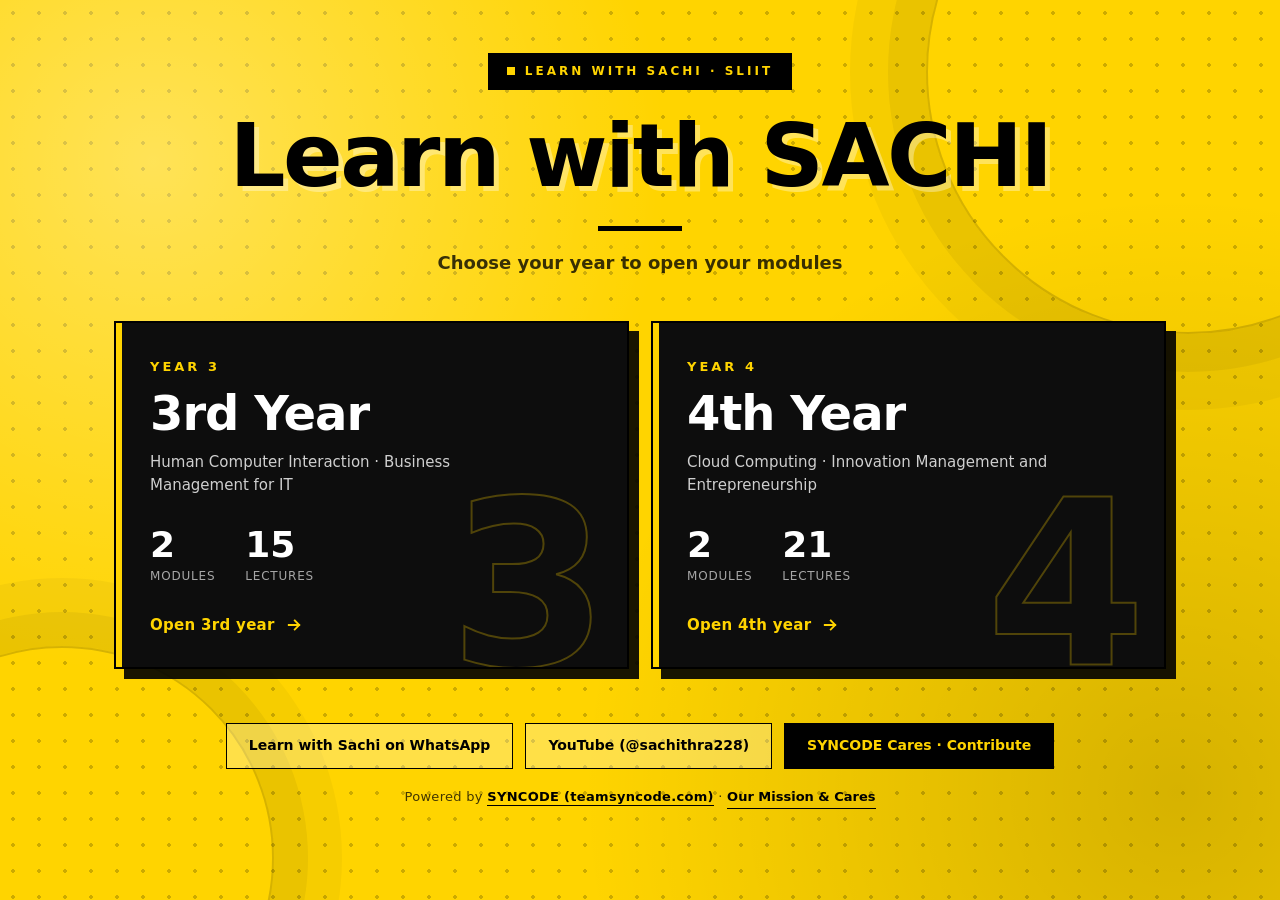
<file: index.html>
<!doctype html>
<html lang="en">
<head>
<meta charset="utf-8">
<meta name="viewport" content="width=device-width, initial-scale=1">
<title>Learn with SACHI | Exam Kuppi Portal</title>
<style>
:root{
  --bg:#000; --side:#0a0a0a; --surf:#111; --surf2:#181818; --line:#2a2a2a; --line2:#3c3c3c;
  --txt:#f4f4f4; --muted:#a6a6a6; --faint:#747474;
  --y:#ffd400; --y2:#b89600; --y3:#6f5b00; --ytext:#000;
}
*{box-sizing:border-box;margin:0;padding:0}
html{scroll-behavior:smooth}
body{font-family:"Segoe UI","Nirmala UI",system-ui,-apple-system,sans-serif;background:var(--bg);color:var(--txt);line-height:1.55;min-height:100vh;-webkit-font-smoothing:antialiased}
button{font:inherit;color:inherit;border:0;background:none;cursor:pointer}
a{color:inherit;text-decoration:none}
svg{display:block}
::selection{background:var(--y);color:#000}
.view{display:none}
.view.on{display:block;animation:fin .35s ease}
@keyframes fin{from{opacity:0;transform:translateY(12px)}to{opacity:1;transform:none}}

/* ================= landing */
.land{max-width:1100px;margin:0 auto;padding:0 24px;min-height:100vh;display:flex;flex-direction:column;justify-content:center}
.land h1{font-size:clamp(42px,7.4vw,88px);line-height:1;font-weight:800;letter-spacing:-2.5px;text-align:center}
.land h1 span{color:var(--y)}
/* year-select page: yellow patterned page; choosing a year sweeps a black wave right to left */
body.yelbody{background:var(--y)}
#v-land.yel{color:#000;
  background:
   radial-gradient(circle at 12% 18%,rgba(255,255,255,.34),transparent 38%),
   radial-gradient(circle at 92% 88%,rgba(0,0,0,.16),transparent 42%),
   radial-gradient(rgba(0,0,0,.2) 1.6px,transparent 1.7px) 0 0/26px 26px,
   var(--y)}
#v-land.yel::before,#v-land.yel::after{content:"";position:absolute;pointer-events:none;border:2px solid rgba(0,0,0,.16);border-radius:50%}
#v-land.yel::before{width:520px;height:520px;right:-170px;top:-190px;box-shadow:0 0 0 38px rgba(0,0,0,.05),0 0 0 76px rgba(0,0,0,.035)}
#v-land.yel::after{width:420px;height:420px;left:-150px;bottom:-170px;box-shadow:0 0 0 34px rgba(0,0,0,.05),0 0 0 68px rgba(0,0,0,.035)}
#v-land{position:relative;overflow:hidden}
#v-land:not(.yel){background:radial-gradient(rgba(255,212,0,.09) 1.4px,transparent 1.5px) 0 0/30px 30px,radial-gradient(circle at 50% -10%,rgba(255,212,0,.12),transparent 55%),#000}
.land{position:relative;z-index:1}
.ypill{align-self:center;display:inline-flex;align-items:center;gap:10px;margin:0 auto 22px;padding:8px 18px;font-size:12px;font-weight:800;letter-spacing:3px;text-transform:uppercase;border:1px solid var(--y);color:var(--y);background:transparent}
#v-land.yel .ypill{background:#000;color:var(--y);border-color:#000}
.ypill::before{content:"";width:8px;height:8px;background:currentColor;display:inline-block}
.ysub{text-align:center;font-size:clamp(15px,1.6vw,18px);margin:18px auto 0;max-width:520px;font-weight:600;color:var(--muted)}
#v-land.yel .ysub{color:rgba(0,0,0,.78)}
#v-land.yel .land h1{color:#000;text-shadow:5px 5px 0 rgba(255,255,255,.35)}
#v-land.yel .rule{background:#000}
#v-land.yel .mods{margin-top:44px}
/* year boxes */
#v-land.yel .mcard{min-height:300px;background:#0d0d0d;color:#f4f4f4;border:2px solid #000;box-shadow:10px 10px 0 rgba(0,0,0,.9);overflow:hidden}
#v-land.yel .mcard:hover{transform:translate(-4px,-4px);box-shadow:16px 16px 0 #000;border-color:#000;background:#151515}
#v-land.yel .mcard h2{color:#fff;font-size:clamp(34px,4vw,48px);letter-spacing:-1px}
#v-land.yel .mcard p{color:#cfcfcf}
#v-land.yel .mcard .code{color:var(--y)}
#v-land.yel .mcard .mstats b{color:#fff}
#v-land.yel .mcard .mstats span{color:#a6a6a6}
.ynum{position:absolute;right:18px;bottom:-34px;font-size:230px;line-height:1;font-weight:900;color:transparent;-webkit-text-stroke:2px rgba(255,212,0,.28);pointer-events:none;transition:.35s}
.mcard:hover .ynum{-webkit-text-stroke-color:rgba(255,212,0,.6);transform:translateY(-8px)}
#v-land.yel .lbtn{border-color:#000;color:#000;background:rgba(255,255,255,.28)}
#v-land.yel .lbtn:hover{background:#000;color:var(--y);border-color:#000;transform:translateY(-2px)}
#v-land.yel .lbtn.cares{background:#000;border-color:#000;color:var(--y)}
#v-land.yel .lbtn.cares:hover{background:#1a1a1a;color:#ffe033}
#v-land.yel .syncfoot{color:rgba(0,0,0,.75)}
#v-land.yel .syncfoot a,#v-land.yel .syncfoot button{color:#000;border-bottom-color:#000}
/* year page (black): slow, staged reveal after the wave */
#v-land:not(.yel) .ybk,#v-land:not(.yel) .ypill,#v-land:not(.yel) h1,#v-land:not(.yel) .rule{animation:revealup 1s cubic-bezier(.2,.7,.2,1) .35s backwards}
#v-land:not(.yel) h1{animation-delay:.5s}
#v-land:not(.yel) .rule{animation-delay:.65s}
#v-land:not(.yel) .mcard{animation:revealup 1.1s cubic-bezier(.2,.7,.2,1) 1s backwards}
#v-land:not(.yel) .mcard:nth-child(2){animation-delay:1.35s}
@keyframes revealup{from{opacity:0;transform:translateY(38px)}to{opacity:1;transform:none}}
/* wave: black fills the screen from the right edge to the left with a wavy leading edge */
.wave{position:fixed;inset:0;z-index:900;overflow:hidden;pointer-events:all;transition:opacity .7s ease .1s}
.wave.out{opacity:0;pointer-events:none}
.wave-in{position:absolute;left:0;top:0;height:100%;width:calc(100% + 140px);display:flex;transform:translateX(100%);animation:waverise 1.7s cubic-bezier(.77,0,.18,1) forwards}
.wave-box{width:140px;height:100%;flex:none;overflow:hidden}
.wave-svg{display:block;width:100%;height:200%;animation:waveslide 1.5s linear infinite}
.wave-svg path{fill:#000}
.wave-body{flex:1;background:#000;margin-left:-1px}
@keyframes waverise{to{transform:translateX(-140px)}}
@keyframes waveslide{to{transform:translateY(-50%)}}
@media (prefers-reduced-motion:reduce){.wave-in,.wave-svg{animation:none}}
/* year page: the two modules are two full-height halves of the screen */
#v-land:not(.yel) .land{max-width:none;width:100%;padding:0;display:block;min-height:100vh}
#v-land:not(.yel) .ypill,#v-land:not(.yel) .rule{display:none}
#v-land:not(.yel) .ybk{position:absolute;top:26px;left:clamp(20px,3vw,44px);z-index:5;margin:0}
#v-land:not(.yel) h1{position:absolute;top:18px;left:0;right:0;z-index:4;text-align:center;font-size:clamp(28px,3.2vw,42px);letter-spacing:-1px;pointer-events:none}
#v-land:not(.yel) .mods{margin:0;height:100vh;min-height:560px;gap:0;grid-template-columns:repeat(2,minmax(0,1fr))}
#v-land:not(.yel) .mcard{min-height:0;height:100%;padding:clamp(110px,16vh,150px) clamp(28px,6vw,96px) clamp(36px,7vh,70px);border:0;border-left:1px solid rgba(255,212,0,.35);background:transparent;justify-content:flex-start;transition:background .45s ease,color .45s ease}
#v-land:not(.yel) .mcard:first-child{border-left:0}
#v-land:not(.yel) .mcard::before{width:0}
#v-land:not(.yel) .mcard .code{font-size:clamp(13px,1.1vw,16px)}
#v-land:not(.yel) .mcard h2{font-size:clamp(36px,4.6vw,78px);line-height:1.04;letter-spacing:-1.5px;margin:14px 0 18px;max-width:11em}
#v-land:not(.yel) .mcard p{font-size:clamp(15px,1.25vw,19px);max-width:30em}
#v-land:not(.yel) .mcard .mstats{margin-top:auto;gap:clamp(24px,3.4vw,56px)}
#v-land:not(.yel) .mcard .mstats b{font-size:clamp(40px,4.4vw,72px)}
#v-land:not(.yel) .mcard .mopen{font-size:clamp(15px,1.3vw,19px);margin-top:clamp(22px,4vh,40px)}
#v-land:not(.yel) .mcard:hover{transform:none;background:var(--y);color:#000}
#v-land:not(.yel) .mcard:hover .code,#v-land:not(.yel) .mcard:hover .mopen,#v-land:not(.yel) .mcard:hover p,#v-land:not(.yel) .mcard:hover .mstats b,#v-land:not(.yel) .mcard:hover .mstats span{color:#000}
#v-land:not(.yel) .mcard[aria-disabled="true"]:hover{background:transparent;color:inherit}
#v-land:not(.yel) .mcard[aria-disabled="true"]:hover .code,#v-land:not(.yel) .mcard[aria-disabled="true"]:hover .mopen{color:var(--y)}
#v-land:not(.yel) .mcard[aria-disabled="true"]:hover p,#v-land:not(.yel) .mcard[aria-disabled="true"]:hover .mstats span{color:var(--muted)}
#v-land:not(.yel) .mcard[aria-disabled="true"]:hover .mstats b{color:var(--txt)}
@media(max-width:900px){
  #v-land:not(.yel) .land{padding:24px 0 0}
  #v-land:not(.yel) .ybk{position:static;margin:0 0 6px 20px}
  #v-land:not(.yel) h1{position:static;margin:6px 0 18px;pointer-events:auto}
  #v-land:not(.yel) .mods{height:auto;min-height:0;grid-template-columns:minmax(0,1fr)}
  #v-land:not(.yel) .mcard{min-height:62vh;padding:42px 24px 38px;border-left:0;border-top:1px solid rgba(255,212,0,.35)}
  #v-land:not(.yel) .mcard:first-child{border-top:0}
}
.lfoot[hidden],.syncfoot[hidden],.ysub[hidden],.ypill[hidden]{display:none!important}
.mods{grid-template-columns:repeat(2,minmax(0,1fr))}
@media(max-width:900px){.mods{grid-template-columns:minmax(0,1fr)}}
.ybk{align-self:flex-start;display:inline-flex;align-items:center;gap:8px;margin:0 0 22px;color:var(--muted);font-size:14px;font-weight:600;transition:.2s}.ybk:hover{color:var(--y)}.ybk[hidden]{display:none}
.rule{width:84px;height:5px;background:var(--y);margin:26px auto 0}
.mods{display:grid;grid-template-columns:1fr 1fr;gap:22px;margin-top:60px}
@media(max-width:760px){.mods{grid-template-columns:1fr}}
.mcard{position:relative;display:flex;flex-direction:column;padding:34px 34px 30px;background:var(--surf);border:1px solid var(--line);min-height:330px;transition:border-color .25s,transform .25s,background .25s}
.mcard::before{content:"";position:absolute;left:0;top:0;bottom:0;width:6px;background:var(--y)}
.mcard:hover{border-color:var(--y);transform:translateY(-6px);background:var(--surf2)}
.mcard .code{font-size:13px;font-weight:700;letter-spacing:3px;color:var(--y)}
.mcard h2{font-size:clamp(26px,3vw,34px);line-height:1.12;margin:10px 0 10px;font-weight:700}
.mcard p{color:var(--muted);font-size:15px;max-width:380px}
.mstats{display:flex;gap:30px;margin-top:auto;padding-top:30px}
.mstats b{display:block;font-size:36px;line-height:1;font-weight:800;color:var(--txt)}
.mstats span{font-size:12px;color:var(--muted);letter-spacing:.8px;text-transform:uppercase}
.mopen{display:inline-flex;align-items:center;gap:10px;margin-top:26px;font-weight:700;color:var(--y);font-size:15px;letter-spacing:.3px}
.mopen svg{transition:transform .25s}.mcard:hover .mopen svg{transform:translateX(7px)}
.lfoot{margin:54px 0 18px;display:flex;gap:12px;justify-content:center;flex-wrap:wrap}
.lbtn{display:inline-flex;align-items:center;justify-content:center;gap:9px;padding:11px 22px;border:1px solid var(--line2);background:transparent;font-size:14px;font-weight:600;color:var(--txt);transition:.2s}
.lbtn.cares{border-color:var(--y);background:var(--y);color:#000;font-weight:800}
.lbtn.cares:hover{background:#ffe033;border-color:#ffe033;color:#000;transform:translateY(-2px)}
.syncfoot{margin:0 0 38px;text-align:center;font-size:13px;color:var(--muted);letter-spacing:.3px}
.syncfoot a,.syncfoot button{color:var(--txt);font-weight:700;border-bottom:1px solid var(--y);padding-bottom:1px;transition:.2s}
.syncfoot a:hover,.syncfoot button:hover{color:var(--y)}
.cmod{position:fixed;inset:0;z-index:1000;background:rgba(0,0,0,.85);backdrop-filter:blur(4px);display:none;align-items:center;justify-content:center;padding:20px;overflow-y:auto}
.cmod.on{display:flex;animation:fin .22s ease}
.cbox{position:relative;width:100%;max-width:720px;background:var(--side);border:1px solid var(--line2);border-top:5px solid var(--y);padding:34px 34px 26px;margin:auto;box-shadow:0 24px 64px rgba(0,0,0,.85)}
.cclose{position:absolute;top:18px;right:18px;width:36px;height:36px;border:1px solid var(--line2);color:var(--muted);display:grid;place-items:center;transition:.18s;font-size:18px;line-height:1}
.cclose:hover{border-color:var(--y);color:var(--y)}
.cbox h2{font-size:clamp(24px,3.6vw,34px);line-height:1.12;font-weight:800;letter-spacing:-.8px;margin:6px 0 14px}
.cbox h2 span{color:var(--y)}
.cmiss{color:var(--txt);font-size:14.5px;line-height:1.6;padding:14px 18px;background:var(--surf);border:1px solid var(--line);border-left:4px solid var(--y);margin-bottom:22px}
.cmiss b{display:block;font-size:11px;font-weight:800;letter-spacing:2px;text-transform:uppercase;color:var(--y);margin-bottom:5px}
.csub{display:flex;align-items:center;justify-content:space-between;gap:10px;flex-wrap:wrap;font-size:11.5px;font-weight:800;letter-spacing:2px;text-transform:uppercase;color:var(--y);margin-bottom:12px}
.csub span{font-weight:500;letter-spacing:.3px;text-transform:none;color:var(--muted);font-size:12.5px}
.clist{display:grid;grid-template-columns:1fr;gap:10px}
.citem{display:flex;align-items:center;justify-content:space-between;gap:12px;padding:14px 15px;background:var(--surf);border:1px solid var(--line);text-align:left;transition:.2s}
.citem:hover{border-color:var(--y);background:var(--surf2);transform:translateY(-2px)}
.citem b{display:block;font-size:14px;font-weight:700;color:var(--txt);line-height:1.3}
.citem small{display:block;font-size:12px;color:var(--muted);margin-top:4px;line-height:1.35}
.citem .wa-ic{flex:none;width:32px;height:32px;background:var(--y);color:#000;display:grid;place-items:center;transition:transform .2s}
.citem:hover .wa-ic{transform:translateX(3px)}
.cfoot{margin-top:22px;padding-top:16px;border-top:1px solid var(--line);display:flex;align-items:center;justify-content:space-between;gap:12px;flex-wrap:wrap;font-size:13px;color:var(--muted)}
.cfoot a{color:var(--y);font-weight:700;display:inline-flex;align-items:center;gap:6px}
.cfoot a:hover{text-decoration:underline}
.lbtn:hover{border-color:var(--y);color:var(--y)}


.kick{display:none}
@media(max-width:700px){
  .land{padding:44px 18px 34px;justify-content:flex-start}
  .kick{display:inline-flex;align-items:center;gap:10px;font-size:12px;font-weight:700;letter-spacing:3px;text-transform:uppercase;color:var(--y);margin-bottom:18px}
  .kick::before{content:"";width:26px;height:2px;background:var(--y)}
  .land h1{text-align:left;font-size:min(13.4vw,64px);line-height:1;letter-spacing:-1.5px}
  .land h1 span{display:block}
  .rule{margin:22px 0 0;width:64px;height:5px}
  .mods{gap:16px;margin-top:32px}
  .mcard{padding:24px 20px 0;min-height:0;overflow:hidden}
  .mcard h2{font-size:26px;margin:8px 0 8px}
  .mcard p{font-size:14px}
  .mstats{display:grid;grid-template-columns:1fr 1fr 1fr;gap:0;margin:22px -20px 0;padding:0;border-top:1px solid var(--line)}
  .mstats div{padding:14px 0 13px 20px;border-right:1px solid var(--line)}
  .mstats div:last-child{border-right:0}
  .mstats b{font-size:28px}
  .mstats div:first-child b{color:var(--y)}
  .mstats span{font-size:10.5px;letter-spacing:.6px}
  .mopen{margin:0 -20px;padding:16px 20px;background:var(--y);color:#000;justify-content:space-between;font-size:15px;letter-spacing:.4px}
  .mcard:active{background:var(--surf2)}
  .mcard:hover{transform:none}
  .lfoot{flex-direction:column;gap:10px;margin:26px 0 0}
  .lbtn{width:100%;text-align:center;padding:15px 18px}
  .syncfoot{margin:14px 0 10px}
  .cbox{padding:26px 20px 22px}
  .clist{grid-template-columns:1fr}
}

/* ================= module shell */
.shell{display:grid;grid-template-columns:300px 1fr;min-height:100vh}
.side{position:sticky;top:0;height:100vh;overflow-y:auto;scrollbar-width:none;-ms-overflow-style:none;background:var(--side);border-right:1px solid var(--line);display:flex;flex-direction:column;padding:22px 18px 18px}
.side::-webkit-scrollbar{display:none;width:0;height:0}
.back{display:inline-flex;align-items:center;gap:8px;color:var(--muted);font-size:13.5px;font-weight:600;transition:.2s;align-self:flex-start}
.back:hover{color:var(--y)}
.sh{margin:22px 0 18px;padding-bottom:18px;border-bottom:1px solid var(--line)}
.sh .code{font-size:12px;font-weight:700;letter-spacing:2.6px;color:var(--y)}
.sh h2{font-size:20px;line-height:1.2;font-weight:700;margin:5px 0 12px}
.cd{display:flex;gap:8px}
.cd div{flex:1;border:1px solid var(--line);padding:8px 10px}
.cd b{display:block;font-size:20px;line-height:1.1;color:var(--y);font-weight:800}
.cd span{font-size:10.5px;letter-spacing:.8px;text-transform:uppercase;color:var(--muted)}
.ng{font-size:11px;font-weight:700;letter-spacing:2.2px;text-transform:uppercase;color:var(--faint);margin:6px 0 8px 2px}
.navlist{display:flex;flex-direction:column;gap:3px;margin-bottom:16px}
.ni{display:flex;align-items:center;gap:11px;padding:10px 12px;border-left:3px solid transparent;text-align:left;width:100%;font-size:14px;font-weight:500;color:var(--muted);transition:.18s;position:relative}
.ni:hover{background:var(--surf);color:var(--txt)}
.ni.on{background:var(--surf2);border-left-color:var(--y);color:var(--txt);font-weight:700}
.ni .no{flex:none;min-width:30px;font-size:12px;font-weight:800;letter-spacing:.4px;color:var(--y)}
.ni .nt{flex:1;min-width:0;white-space:nowrap;overflow:hidden;text-overflow:ellipsis}
.ni .cv{flex:none;font-size:11.5px;color:var(--faint)}
.ni.full .cv{color:var(--y)}
.ni .dot{flex:none;width:8px;height:8px;background:var(--y)}
.ni .dot.o{background:transparent;border:1.5px solid var(--faint)}
.sp{flex:1}
.prog{border-top:1px solid var(--line);padding-top:14px;font-size:12.5px;color:var(--muted)}
.prog .tr{height:6px;background:var(--surf2);margin-top:8px}
.prog .fl{height:100%;width:0;background:var(--y);transition:width .4s}
.prog b{color:var(--txt)}
.sfoot{display:flex;gap:8px;flex-wrap:wrap;margin-top:14px}
.sfoot a{font-size:12px;font-weight:600;color:var(--faint);border-bottom:1px solid var(--line2);padding-bottom:1px}
.sfoot a:hover{color:var(--y);border-color:var(--y)}

.main{padding:44px 54px 70px;min-width:0}
.main .inner{max-width:1240px}
.eyebrow{font-size:12.5px;font-weight:700;letter-spacing:2.6px;text-transform:uppercase;color:var(--y)}
.main h1{font-size:clamp(28px,4vw,44px);line-height:1.1;font-weight:800;letter-spacing:-1px;margin:6px 0 8px}
.lede{color:var(--muted);font-size:15px;max-width:640px}
.ysep{width:56px;height:4px;background:var(--y);margin:20px 0 26px}

/* exam map */
.bars{display:flex;flex-direction:column}
.bar{display:grid;grid-template-columns:190px 1fr 124px;gap:16px;align-items:center;padding:13px 12px;margin:0 -12px;border-bottom:1px solid var(--line);cursor:pointer;transition:background .15s}
.bar:hover{background:var(--surf)}
.bar .nm{font-size:14.5px;font-weight:600}
.bar .nm i{font-style:normal;color:var(--y);font-weight:800;margin-right:10px}
.bar .tr{height:12px;background:var(--surf2);border:1px solid var(--line)}
.bar .fl{height:100%;width:var(--w,0%);background:var(--y);animation:grow 1s cubic-bezier(.2,.8,.2,1) .15s both}
.bar.p-mid .fl{background:var(--y2)}.bar.p-low .fl{background:var(--y3)}.bar.p-skip .fl{background:#3a3a3a}
@keyframes grow{from{width:0}}
.bar .vl{text-align:right;color:var(--muted);font-size:13px;white-space:nowrap}
.legend{display:flex;gap:22px;margin-top:18px;font-size:12.5px;color:var(--muted);flex-wrap:wrap}
.legend i{display:inline-block;width:11px;height:11px;margin-right:7px;vertical-align:-1px}


/* exam map charts */
.inner.wide{max-width:none}
.kpis{display:grid;grid-template-columns:repeat(4,1fr);gap:12px;margin-bottom:20px}
.kpi{border:1px solid var(--line);background:var(--surf);padding:18px 18px 16px;border-top:3px solid var(--y)}
.kpi b{display:block;font-size:34px;line-height:1;font-weight:800;color:var(--y);letter-spacing:-1px}
.kpi b small{font-size:17px;color:var(--muted);font-weight:700;margin-left:2px}
.kpi span{display:block;margin-top:8px;font-size:12px;letter-spacing:.8px;text-transform:uppercase;color:var(--muted)}
.mgrid{display:grid;grid-template-columns:1fr 1.15fr;gap:20px;margin-bottom:20px}
@media(min-width:901px){.mgrid.eq{grid-template-columns:1fr 1fr}}
.pc{border:1px solid var(--line);background:var(--surf);padding:22px}
.pc h4{font-size:12px;font-weight:700;letter-spacing:2.2px;text-transform:uppercase;color:var(--y)}
.pc .ps{font-size:13px;color:var(--muted);margin:4px 0 16px}
.dwrap{display:flex;gap:22px;align-items:center;flex-wrap:wrap}
.donut{width:210px;height:210px;flex:none}
.donut .seg{cursor:pointer;transition:opacity .2s;animation:dr 1.1s cubic-bezier(.2,.8,.2,1) both}
@keyframes dr{from{stroke-dasharray:0 var(--c)}}
.donut text{text-anchor:middle}
.dl{flex:1;min-width:170px;display:flex;flex-direction:column;gap:2px}
.dl div{display:flex;align-items:center;gap:10px;padding:6px 8px;margin:0 -8px;font-size:13.5px;cursor:pointer;transition:background .15s}
.dl div:hover{background:var(--surf2)}
.dl i{flex:none;width:12px;height:12px}
.dl em{font-style:normal;flex:1}
.dl b{font-weight:700;color:var(--txt)}
.heat{display:grid;grid-template-columns:150px repeat(var(--cols),1fr) 48px;gap:5px;align-items:center}
.heat .hh{font-size:11px;font-weight:700;letter-spacing:.6px;color:var(--muted);text-align:center;text-transform:uppercase}
.heat .hl{font-size:13.5px;font-weight:600;white-space:nowrap;overflow:hidden;text-overflow:ellipsis;cursor:pointer}
.heat .hl i{font-style:normal;color:var(--y);font-weight:800;margin-right:8px}
.heat .hc{height:30px;border:1px solid var(--line);background:var(--surf2);cursor:pointer}
.heat .hc.on{background:var(--y);border-color:var(--y)}
.heat .ht{font-size:12px;color:var(--muted);text-align:right}
.heat .hl:hover{color:var(--y)}
.stack{display:flex;height:34px;border:1px solid var(--line);overflow:hidden}
.stack div{display:grid;place-items:center;font-size:12px;font-weight:800;color:#000;min-width:0}
.sleg{display:flex;gap:18px;flex-wrap:wrap;margin-top:12px;font-size:12.5px;color:var(--muted)}
.sleg i{display:inline-block;width:11px;height:11px;margin-right:7px;vertical-align:-1px}
.hy{display:flex;flex-direction:column;gap:2px}
.hy>div{display:grid;grid-template-columns:128px 1fr 56px;gap:14px;align-items:center;padding:8px 8px;margin:0 -8px;cursor:pointer;font-size:13.5px;transition:background .15s}
.hy>div:hover{background:var(--surf2)}
.hy .tk{display:flex;gap:3px}
.hy .tk i{flex:1;height:14px;background:var(--surf2);border:1px solid var(--line)}
.hy .tk i.on{background:var(--y);border-color:var(--y)}
.hy .nm i{font-style:normal;color:var(--y);font-weight:800;margin-right:8px}
.hy .vl{text-align:right;color:var(--muted);font-size:12.5px}
@media(max-width:900px){
  .kpis{grid-template-columns:repeat(2,1fr)}
  .mgrid{grid-template-columns:1fr}
  .heat{grid-template-columns:104px repeat(var(--cols),1fr) 40px}
  .hy>div{grid-template-columns:96px 1fr 48px;gap:10px}
  .donut{margin:0 auto}
}

/* rules */
.stats{display:grid;grid-template-columns:repeat(4,1fr);gap:12px;margin-bottom:30px}
.stats div{border:1px solid var(--line);background:var(--surf);padding:18px 14px;text-align:center;border-top:3px solid var(--y)}
.stats b{display:block;font-size:24px;line-height:1.15;color:var(--y);font-weight:800}
.stats span{font-size:12px;color:var(--muted)}
.rules{display:flex;flex-direction:column;gap:0;counter-reset:r}
.rules div{display:flex;gap:18px;align-items:flex-start;padding:17px 4px;border-bottom:1px solid var(--line);font-size:16px}
.rules i{counter-increment:r;flex:none;width:32px;height:32px;background:var(--y);color:#000;font-style:normal;font-weight:800;font-size:14px;display:grid;place-items:center}
.rules i::before{content:counter(r)}

/* lecture view */
.lhead{display:flex;gap:18px;align-items:flex-start}
.lbig{flex:none;width:64px;height:64px;background:var(--y);color:#000;display:grid;place-items:center;font-weight:800;font-size:22px}
.tags{display:flex;gap:7px;flex-wrap:wrap;margin-top:12px}
.tg{font-size:11.5px;font-weight:700;padding:3px 10px;letter-spacing:.3px;border:1px solid var(--line2);color:var(--muted)}
.tg.hot{background:var(--y);border-color:var(--y);color:#000}
.tg.mid{border-color:var(--y2);color:var(--y2)}
.tg.low{border-color:var(--y3);color:#9b8400}
.toolbar{display:flex;gap:10px;flex-wrap:wrap;margin:24px 0 18px}
.tbtn{padding:9px 16px;border:1px solid var(--line2);font-size:13px;font-weight:600;color:var(--muted);transition:.18s}
.tbtn:hover{border-color:var(--y);color:var(--y)}
.tbtn.on{background:var(--y);border-color:var(--y);color:#000}

/* tree */
.rootrow{display:flex;align-items:center;gap:14px;padding:13px 18px;background:var(--surf);border:1px solid var(--line);border-left:4px solid var(--y)}
.rootrow b{font-size:16.5px}.rootrow .cnt{margin-left:auto;color:var(--muted);font-size:13px}
.rootrow.sm{padding:10px 16px;margin-top:14px}.rootrow.sm b{font-size:15px}
.children{margin-left:26px;padding:6px 0 4px 26px}
.children>.node{position:relative}
.children>.node::before{content:"";position:absolute;left:-26px;top:-6px;bottom:0;border-left:1.5px solid var(--line2)}
.children>.node:last-child::before{bottom:auto;height:calc(var(--tick) + 6px)}
.children>.node::after{content:"";position:absolute;left:-26px;top:var(--tick);width:20px;border-top:1.5px solid var(--line2)}
.lv2{--tick:26px}.lv3{--tick:15px}
.kids{display:grid;grid-template-rows:0fr;transition:grid-template-rows .3s ease}
.node.open>.kids{grid-template-rows:1fr}
.kin{overflow:hidden}
.nrow{width:100%;text-align:left;display:flex;gap:13px;align-items:center}
.topic>.nrow{padding:10px 12px;margin:3px 0;border:1px solid transparent;transition:.15s}
.topic>.nrow:hover{background:var(--surf);border-color:var(--line)}
.topic.open>.nrow{background:var(--surf);border-color:var(--line2)}
.ck{flex:none;width:22px;height:22px;border:1.5px solid var(--faint);display:grid;place-items:center;color:transparent;transition:.15s}
.ck:hover{border-color:var(--y)}
.topic.done .ck{background:var(--y);border-color:var(--y);color:#000}
.ttx{flex:1;min-width:0;font-weight:600;font-size:15px}
.ttx small{display:block;font-weight:400;font-size:12px;color:var(--faint)}
.topic.done .ttx{color:var(--muted)}
.yield{display:inline-block;font-size:10.5px;font-weight:800;letter-spacing:.9px;text-transform:uppercase;background:var(--y);color:#000;padding:1px 8px;margin-right:8px;vertical-align:1px}
.chev{flex:none;width:28px;height:28px;display:grid;place-items:center;color:var(--muted);transition:transform .25s}
.node.open>.nrow .chev{transform:rotate(90deg);color:var(--y)}
.leaf{padding:5px 0 5px 4px;font-size:14.5px;position:relative}
.leaf b{color:var(--y)}
.leaf table{width:100%;border-collapse:collapse;font-size:13.5px;margin:2px 0}
.leaf td,.leaf th{border:1px solid var(--line2);padding:7px 11px;text-align:left;vertical-align:top}
.leaf th{background:var(--y);color:#000;font-weight:700}
.leaf.note .lf{border-left:3px solid var(--y);background:var(--surf);padding:8px 14px;font-size:13.5px}
.leaf.note .lf::before{content:"NOTE  ";font-weight:800;color:var(--y);letter-spacing:.8px;font-size:11px}
.etip{margin:14px 0 6px;padding:16px 20px;background:var(--y);color:#000;font-size:14.5px;font-weight:500}
.etip b{letter-spacing:1px;text-transform:uppercase;font-size:11.5px;margin-right:10px;background:#000;color:var(--y);padding:2px 8px}
.lnav{display:flex;justify-content:space-between;gap:10px;margin-top:22px}
.lnav button{padding:11px 20px;border:1px solid var(--line2);font-size:13.5px;font-weight:600;color:var(--txt);transition:.18s}
.lnav button:hover:not(:disabled){border-color:var(--y);color:var(--y)}
.lnav button:disabled{opacity:.3;cursor:default}
.hide{display:none!important}
.empty{color:var(--muted);padding:30px 0}


/* head row, papers and preview */
.hrow{display:flex;align-items:flex-end;justify-content:space-between;gap:6px 18px;flex-wrap:wrap}
.pbtn{display:inline-flex;align-items:center;gap:10px;flex:none;background:var(--y);color:#000;border:1px solid var(--y);font-size:13.5px;font-weight:800;letter-spacing:.3px;padding:13px 20px;margin-bottom:8px;transition:.18s}
.pbtn:hover{background:#000;color:var(--y)}
.dgroup{margin-bottom:18px}
.dgl{font-size:11px;font-weight:700;letter-spacing:2.2px;text-transform:uppercase;color:var(--faint);margin-bottom:9px}
.dtabs{display:flex;gap:8px;flex-wrap:wrap}
.dtab{display:inline-flex;align-items:center;gap:9px;padding:10px 16px;border:1px solid var(--line2);font-size:13.5px;font-weight:600;color:var(--muted);transition:.18s}
.dtab:hover{border-color:var(--y);color:var(--y)}
.dtab.on{background:var(--y);border-color:var(--y);color:#000}
.dtab small{font-size:11px;font-weight:700;opacity:.65}
.vbar{display:flex;align-items:center;gap:10px 12px;flex-wrap:wrap;padding:14px 18px;margin-top:6px;border:1px solid var(--line);border-left:4px solid var(--y);background:var(--surf)}
.vbar .vt{flex:1;min-width:220px}
.vbar .vt b{display:block;font-size:16px}
.vbar .vt span{font-size:12.5px;color:var(--muted)}
.vwrap{display:flex;flex-direction:column;align-items:center;gap:16px;min-height:320px;padding:24px 16px;background:#0a0a0a;border:1px solid var(--line);border-top:0}
.vpage{position:relative;width:100%;max-width:1000px;background:#fff;box-shadow:0 6px 28px rgba(0,0,0,.7)}
.vpage canvas{position:absolute;inset:0;width:100%;height:100%}
.vpage i{position:absolute;z-index:1;right:10px;bottom:8px;padding:4px 8px;background:#000;color:var(--y);font-size:11px;font-weight:700;font-style:normal}
.vmsg{color:var(--muted);padding:40px 10px;text-align:center;max-width:520px}



/* ================= message sachi */
.mform{max-width:760px}
.mlab{display:block;font-size:11.5px;font-weight:800;letter-spacing:1.8px;text-transform:uppercase;color:var(--y);margin:22px 0 9px}
.mlab small{font-weight:500;letter-spacing:.3px;text-transform:none;color:var(--muted);margin-left:8px;font-size:12.5px}
.mchips{display:flex;gap:8px;flex-wrap:wrap}
.mchip{padding:9px 16px;border:1px solid var(--line2);font-size:13.5px;font-weight:600;color:var(--muted);transition:.18s}
.mchip:hover{border-color:var(--y);color:var(--y)}
.mchip.on{background:var(--y);border-color:var(--y);color:#000}
.mform textarea,.mform input[type=text]{width:100%;background:var(--surf);border:1px solid var(--line2);color:var(--txt);font:inherit;font-size:15px;padding:13px 15px;outline:0;border-radius:0;transition:border-color .18s}
.mform textarea{min-height:170px;resize:vertical;line-height:1.55}
.mform textarea:focus,.mform input[type=text]:focus{border-color:var(--y)}
.mform ::placeholder{color:var(--faint)}
.mrow{display:flex;align-items:center;justify-content:space-between;gap:12px;margin-top:8px;font-size:12.5px;color:var(--faint)}
.mrow b{color:var(--muted);font-weight:600}
.mhp{position:absolute;left:-9999px;width:1px;height:1px;overflow:hidden}
.mact{display:flex;align-items:center;gap:16px;flex-wrap:wrap;margin-top:26px}
.mact .pbtn{margin:0;cursor:pointer;font-family:inherit}
.mact .pbtn:disabled{opacity:.5;cursor:default}
.mnote{font-size:13px;color:var(--muted)}
.mmsg{margin-top:18px;padding:14px 18px;border:1px solid var(--line);border-left:4px solid var(--y);background:var(--surf);font-size:14.5px}
.mmsg.err{border-left-color:#ff6b5e}
.mmsg b{color:var(--y)}
.mdone{padding:34px 28px;border:1px solid var(--line);border-top:4px solid var(--y);background:var(--surf);max-width:760px}
.mdone h3{font-size:22px;margin-bottom:8px}.mdone p{color:var(--muted);margin-bottom:18px}


.mswrap{display:flex;align-items:center;gap:14px;margin-top:22px;padding:14px 16px;border:1px solid var(--line);background:var(--surf)}
.sw{flex:none;position:relative;width:50px;height:28px;border:1px solid var(--line2);background:var(--surf2);transition:.2s}
.sw i{position:absolute;top:3px;left:3px;width:20px;height:20px;background:var(--faint);transition:.2s}
.sw.on{background:var(--y);border-color:var(--y)}
.sw.on i{left:25px;background:#000}
.sw:focus-visible{outline:2px solid var(--y);outline-offset:2px}
.swt b{display:block;font-size:15px}
.swt span{font-size:12.5px;color:var(--muted)}
#mnamebox.hide{display:none}


.mpub{margin-top:10px;font-size:12.5px;color:var(--muted)}
.wall{margin-top:46px;max-width:760px;padding-top:26px;border-top:1px solid var(--line)}
.wh{display:flex;align-items:center;justify-content:space-between;gap:12px;margin-bottom:16px}
.wh h3{font-size:12px;font-weight:800;letter-spacing:2px;text-transform:uppercase;color:var(--y)}
.wh h3 span{color:var(--muted);font-weight:600;letter-spacing:.4px;text-transform:none;margin-left:8px}
.wref,.wmod{font-size:12.5px;font-weight:600;color:var(--faint);border-bottom:1px solid var(--line2);padding-bottom:1px;transition:.18s}
.wref:hover,.wmod:hover{color:var(--y);border-color:var(--y)}
.wmsg{padding:16px 18px;margin-bottom:10px;border:1px solid var(--line);border-left:4px solid var(--y);background:var(--surf)}
.wmsg p{font-size:15px;line-height:1.6;word-wrap:break-word;overflow-wrap:anywhere}
.wmeta{display:flex;align-items:center;gap:10px;margin-top:10px;font-size:12px;color:var(--faint)}
.wmeta b{color:var(--muted);font-weight:700}
.wdel{margin-left:auto;padding:4px 10px;border:1px solid #6b2a25;color:#ff8f84;font-size:12px;font-weight:700}
.wdel:hover{background:#ff6b5e;color:#000;border-color:#ff6b5e}
.wmsg0{padding:26px 8px;color:var(--muted);font-size:14.5px}
.wfoot{margin-top:18px;text-align:right}

/* ================= try with me */
#v-try.on{display:block}
.tw{height:100vh;height:100dvh;display:grid;grid-template-rows:auto minmax(0,1fr) auto;background:var(--bg)}
.tbar{display:flex;align-items:center;gap:16px;padding:11px 22px;background:var(--side);border-bottom:1px solid var(--line);min-width:0}
.tbar .ttl{flex:none;font-weight:800;font-size:15px;line-height:1.2}
.tbar .ttl small{display:block;font-weight:600;font-size:11px;letter-spacing:1.6px;text-transform:uppercase;color:var(--y)}
.tchips{display:flex;gap:6px;flex:1;min-width:0;overflow-x:auto;scrollbar-width:none;padding:2px 0}
.tchips::-webkit-scrollbar{display:none}
.tchip{flex:none;padding:6px 11px;border:1px solid var(--line2);font-size:12.5px;font-weight:700;color:var(--muted);transition:.15s}
.tchip:hover{border-color:var(--y);color:var(--y)}
.tchip.on{background:var(--y);border-color:var(--y);color:#000}
.tchip.q{margin-left:12px;border-color:transparent;padding-left:0;padding-right:2px;color:var(--faint);letter-spacing:1.4px;font-size:11px;text-transform:uppercase;pointer-events:none}
.tbody{display:grid;grid-template-columns:minmax(0,1fr) minmax(0,1.12fr);min-height:0}
.tpl{overflow-y:auto;padding:24px 28px 40px;background:#0e0e0e;border-right:1px solid var(--line)}
.tph{display:flex;align-items:baseline;gap:12px;flex-wrap:wrap;margin-bottom:14px}
.tph .qn{font-size:12px;font-weight:700;letter-spacing:2px;text-transform:uppercase;color:var(--y)}
.tph h2{font-size:20px;line-height:1.25;font-weight:800;flex-basis:100%}
.tph .mkc{margin-left:auto;background:var(--y);color:#000;font-weight:800;font-size:12px;padding:3px 10px}
.paper{background:#f6f3ea;color:#151515;padding:24px 28px;font-family:Georgia,"Times New Roman",serif;font-size:16.5px;line-height:1.6;box-shadow:0 10px 34px rgba(0,0,0,.7)}
.paper .qtx{margin:0 0 12px}
.paper .mk{font-style:italic;color:#444;font-size:14.5px;white-space:nowrap}
.paper ol.tl{list-style:none;margin:6px 0 0;padding:0}
.paper ol.tl li{display:flex;gap:12px;padding:3px 0}
.paper ol.tl li span{flex:none;width:34px;text-align:right}
.paper .tb{width:100%;border-collapse:collapse;margin:10px 0 14px;font-size:15px}
.paper .tb th,.paper .tb td{border:1px solid #222;padding:4px 10px;text-align:left}
.paper .tb th{background:#e5e1d3}
.paper .tb td:not(:first-child),.paper .tb th:not(:first-child){text-align:right}
.paper .tb tr.tot td{font-weight:700;background:#ece8da}
.paper .fig{background:#fff;max-width:400px;margin:10px auto 0;border:1px solid #ccc}
.paper .fig svg{display:block;width:100%;height:auto}
.paper .fig .cap{text-align:center;font-weight:700;padding:2px 0 6px;font-size:14px}
.tpr{overflow-y:auto;padding:24px 28px 90px;cursor:pointer;scroll-behavior:smooth;position:relative}
.tpr .tph{margin-bottom:16px}
.st{border:1px solid var(--line);border-left:4px solid var(--y);background:var(--surf);padding:16px 20px;margin-bottom:14px;animation:stin .4s cubic-bezier(.2,.8,.2,1)}
@keyframes stin{from{opacity:0;transform:translateY(14px)}}
.st h5{font-size:11.5px;font-weight:800;letter-spacing:1.5px;text-transform:uppercase;color:var(--y);margin-bottom:9px}
.st h5 i{font-style:normal;display:inline-block;min-width:22px;margin-right:8px;padding:1px 6px;background:var(--y);color:#000;text-align:center}
.st .sn{color:#e8e8e8;font-size:15px;margin:6px 0 8px}
.st .fa{background:var(--y);color:#000;font-weight:800;font-size:16.5px;line-height:1.35;padding:11px 15px;margin:8px 0}
.st ul.lst{margin:6px 0 4px 20px;padding:0;font-size:15px}
.st ul.lst li{margin:3px 0}
.st .tb{width:100%;border-collapse:collapse;margin:8px 0;font-size:14px}
.st .tb th,.st .tb td{border:1px solid var(--line2);padding:6px 10px;text-align:left;vertical-align:top}
.st .tb th{background:var(--y);color:#000;font-weight:700}
.st .tb.num td:not(:first-child),.st .tb.num th:not(:first-child){text-align:right}
.st .tb tr.tot td{font-weight:800;color:var(--y);background:var(--surf2)}
.st .tp{margin-top:6px;padding:10px 14px;border:1px dashed var(--y);font-size:14.5px}
.st .tp .lb{color:var(--y);letter-spacing:1px;font-size:11.5px;font-weight:800;margin-right:10px}
.st .calc{display:flex;gap:14px;padding:6px 0;border-bottom:1px dashed var(--line2);font-size:15.5px}
.st .calc span{flex:none;min-width:118px;padding-top:3px;font-size:11.5px;font-weight:800;letter-spacing:.8px;text-transform:uppercase;color:var(--y)}
.st .tx{font-weight:700;font-size:15.5px}
.st .ef{margin:4px 0 8px;font-size:14.5px;color:var(--muted)}
.st .ef b{color:var(--txt)}
.st .run{margin-top:8px;padding:9px 13px;background:var(--surf2);border:1px solid var(--line);font-size:15px}
.st .run .ok{color:var(--y);font-weight:800;font-size:12px;letter-spacing:.8px;text-transform:uppercase;margin-left:8px}
.st .grpnote{font-size:12px;color:var(--muted);margin-bottom:4px}
.st .fig{background:#fff;padding:8px;margin:12px auto 4px;max-width:440px}
.st .fig svg{display:block;width:100%;height:auto}
.thint{border:1px dashed var(--line2);padding:26px 22px;color:var(--muted);font-size:15px;text-align:center}
.thint b{color:var(--y)}
.tend{padding:16px;text-align:center;color:var(--y);font-weight:700;letter-spacing:.5px;font-size:14px}
.tbot{display:flex;align-items:center;gap:14px;padding:10px 22px;background:var(--side);border-top:1px solid var(--line)}
.tprog{flex:1;min-width:0}
.tprog .tt{font-size:12.5px;color:var(--muted);margin-bottom:6px;white-space:nowrap;overflow:hidden;text-overflow:ellipsis}
.tprog .tt b{color:var(--txt)}
.tprog .bar2{height:5px;background:var(--surf2)}
.tprog .bar2 i{display:block;height:100%;width:0;background:var(--y);transition:width .3s}
.tbot .tbtn{padding:10px 18px}
.tbot .tbtn.big{background:var(--y);border-color:var(--y);color:#000;font-weight:800}
.tbot .tbtn.big:hover{background:#000;color:var(--y)}
.thelp{font-size:11.5px;color:var(--faint);white-space:nowrap}
@media(max-width:900px){
  .tbar{padding:9px 12px;gap:8px 12px;flex-wrap:wrap}.tbar .ttl small{display:none}
  .tchips{flex:1 1 100%;order:3}
  .tbody{grid-template-columns:minmax(0,1fr);grid-template-rows:minmax(0,36%) minmax(0,1fr)}
  .tpl{padding:14px 14px 24px;border-right:0;border-bottom:1px solid var(--line)}
  .paper{padding:16px;font-size:15px}
  .tpr{padding:16px 14px 80px}
  .tbot{flex-wrap:wrap;padding:8px 12px;gap:8px}.tprog{flex:1 1 100%}.thelp{display:none}.tbot .tbtn{flex:1;padding:10px 6px;font-size:13px}
  .st .tb,.paper .tb{display:block;overflow-x:auto}
  .tph h2{font-size:18px}
}

/* ================= responsive */
@media(max-width:900px){
  .shell{grid-template-columns:1fr}
  .side{position:static;height:auto;border-right:0;border-bottom:1px solid var(--line);padding:16px 16px 6px}
  .sh{margin:14px 0 12px;padding-bottom:12px}
  .navlist{flex-direction:row;overflow-x:auto;gap:6px;padding-bottom:10px;margin-bottom:8px}
  .ni{flex:none;width:auto;border-left:0;border-bottom:3px solid transparent;padding:9px 13px;white-space:nowrap}
  .ni.on{border-bottom-color:var(--y);border-left-color:transparent}
  .ni .nt{max-width:150px}.ni .cv,.ni .dot{display:none}
  .ng,.sp,.sfoot{display:none}
  .prog{border-top:0;padding-top:0;margin-bottom:12px}
  .main{padding:28px 18px 56px}
  .vwrap{padding:14px 8px}.dtab{padding:9px 12px}.pbtn{padding:11px 16px}
  .stats{grid-template-columns:repeat(2,1fr)}
  .bar{grid-template-columns:1fr;gap:6px}.bar .vl{text-align:left}
  .children{margin-left:10px;padding-left:18px}
  .children>.node::before,.children>.node::after{left:-18px}.children>.node::after{width:14px}
  .rootrow .cnt{display:none}
  .lbig{width:50px;height:50px;font-size:18px}
  .leaf table{display:block;overflow-x:auto}
}
</style>
</head>
<body>

<!-- ================= landing -->
<section class="view" id="v-land">
  <div class="land">
    <a class="ybk" id="ybk" href="#" hidden></a>
    <div class="ypill" id="ypill">Learn with Sachi · SLIIT</div>
    <div class="kick">Learn with Sachi</div>
    <h1>Exam <span>Kuppi Portal</span></h1>
    <div class="rule"></div>
    <p class="ysub" id="ysub"></p>
    <div class="mods" id="mods"></div>
    <div class="lfoot">
      <a class="lbtn" href="https://whatsapp.com/channel/0029VbAOUZj6hENiKN0n9K2y" target="_blank" rel="noopener">Learn with Sachi on WhatsApp</a>
      <a class="lbtn" href="https://www.youtube.com/@sachithra228" target="_blank" rel="noopener">YouTube (@sachithra228)</a>
      <button class="lbtn cares" type="button" data-cares>SYNCODE Cares · Contribute</button>
    </div>
    <div class="syncfoot">Powered by <a href="https://teamsyncode.com" target="_blank" rel="noopener">SYNCODE (teamsyncode.com)</a> · <button type="button" data-cares>Our Mission &amp; Cares</button>
    </div>
  </div>
</section>

<!-- ================= module -->
<section class="view" id="v-mod">
  <div class="shell">
    <aside class="side" id="side"></aside>
    <main class="main"><div class="inner" id="main"></div></main>
  </div>
</section>

<!-- ================= try with me -->
<section class="view" id="v-try"><div class="tw" id="tw"></div></section>

<script>
const li=a=>"<ul>"+a.map(x=>"<li>"+x+"</li>").join("")+"</ul>";
const tip=t=>'<div class="tip">'+t+'</div>';
const DATA={
hci:{
 key:"hci",name:"Human Computer Interaction",code:"IT3060",date:[10,29],drive:"https://drive.google.com/drive/folders/10buIjxId_D9DDx8CcCl0pB1D9Rixxtb7?usp=sharing",color:"#38bdf8",
 desc:"8 lectures · 4 scenario-style questions · 2 hours",
 mapSub:"2023 / 2024 papers වල ප්‍රශ්න lecture එකකට map කරපු approximate marks (මගේ mapping).",
 fmt:[["2 hrs","Paper duration"],["4 Qs","All compulsory"],["10 min","Reading time"],["100","Total marks"]],
 rules:["<b>Marks = Points.</b> 6 marks → 3 points × 2 lines","<b>Scenario නම</b> හැම answer එකකම (Ryan, FitTrack…)","<b>Agree/Disagree</b> → decision + UX terms + example","<b>Define → Explain → Example</b>; Compare = table","Persona / storyboard / wireframe → boxes + labels"],
 plan:[["Intro + Exam map","8–10 min"],["L1 HCI & UX","22 min"],["L2 Design Mindset","20 min"],["L3 User Research","30 min"],["Break","10 min"],["L4 Ideation & Interactions","22 min"],["L5 Principles","15 min"],["L6 Prototyping","22 min"],["L7 Usability Evaluation","25 min"],["Live scenario drill + Q&A","20 min"]],
 planSub:"Full plan ≈ 3 hrs (fast plan ≈ 2 hrs: L5 & L4 interface types ඉක්මනින් යන්න).",
 lectures:[
 {n:1,t:"Overview of HCI & UX",p:"hot",w:24.5,wl:"≈ 28 / 21 marks",s:"Definitions, UX factors, contexts, social issues, accessibility",
  tags:["2019","2022","2023","2024"],
  topics:[
   {t:"HCI & UX definitions",h:1,b:li(["<b>HCI</b> = study of how people interact with computing technology — <i>design, evaluation & implementation</i> of interactive systems for human use (ACM SIGCHI).","<b>Goals:</b> usable products · improve existing ones · find tasks software can solve. <b>Interdisciplinary.</b>","<b>UX</b> = all aspects of end-user interaction with company, services & products (Norman & Nielsen)."])},
   {t:"UX factors – Morville's 7 (U-U-F-C-D-A-V)",h:1,sub:"2023 · 2024",b:li(["<b>Useful</b> – serves a real need · <b>Usable</b> – effective & efficient","<b>Findable</b> – easy to locate · <b>Credible</b> – trustworthy","<b>Desirable</b> – chosen over alternatives · <b>Accessible</b> – all abilities","<b>Valuable</b> – value to user & business"])},
   {t:"UI vs UX",h:1,sub:"2023 Q1(b)",b:li(["<b>UI</b> = look & feel (layout, colour, buttons, typography).","<b>UX</b> = the whole experience (needs, emotions, usability, usefulness). UI ⊂ UX."])},
   {t:"User-Centered Design & HCI benefits",b:li(["<b>4 steps:</b> understand context → specify requirements → design → evaluate (iterate).","<b>Advantages:</b> ↑ sales/↓ support cost · safer · recognises diversity.","<b>HCI benefits:</b> productivity ↑ · training ↓ · quality · satisfaction · market share ↑ (2024 Q1a)."])},
   {t:"Contexts of HCI (4 + social)",h:1,sub:"2023 Q1(d) · 2024 Q1(c)",b:li(["Context = actual conditions under which a system is used.","<b>User</b> (profile, location, people) · <b>Time</b> (time zone, season) · <b>Physical</b> (noise, light, temperature) · <b>Computing</b> (network, bandwidth, devices) · Social (5th)."])+tip("Definition + 2 types with examples = 4 marks.")},
   {t:"Social issues & multi-cultural interaction",sub:"2019 · 2024",b:li(["11 issues: privacy & security · literacy · business needs · gender · age · government · technology diversity · emergencies · personal needs · cultural · human diversity.","Multi-cultural: language, date formats, LTR/RTL, currency, colours, symbols."])},
   {t:"Accessibility – 4 disabilities + fixes",h:1,sub:"2023 · 2024",b:'<table><tr><th>Type</th><th>Design for it</th></tr><tr><td><b>Visual</b></td><td>Screen reader, high contrast, scalable text, not colour-only (8% men colour-blind)</td></tr><tr><td><b>Auditory</b></td><td>Captions, transcripts, visual alerts</td></tr><tr><td><b>Motor</b></td><td>Voice input, Sticky Keys, eye tracking, big targets</td></tr><tr><td><b>Cognitive</b></td><td>Simple language, sitemap, spell-checker</td></tr></table>'}
  ],tip:"L1 = 20–28 marks of every paper. UX factors, contexts, accessibility ඉතා වැදගත්."},
 {n:2,t:"Design Mindset",p:"hot",w:15.8,wl:"≈ 13 / 18.5 marks",s:"Design Thinking · Participatory Design · Behavioral sciences",tags:["2019","2022","2023","2024"],
  topics:[
   {t:"Design Thinking – 5 phases",h:1,sub:"10 marks every year",b:li(["<b>1 Empathize</b> – interview, observe, immerse; drop assumptions.","<b>2 Define</b> – human-centred problem statement: “[User] needs [need] because [insight]”.","<b>3 Ideate</b> – brainstorm, brainwrite, SCAMPER; quantity first.","<b>4 Prototype</b> – cheap scaled-down versions; accept / improve / reject.","<b>5 Test</b> – with real users; results feed back (non-linear, iterative)."])+tip("Write 2 lines per phase naming <b>your scenario</b> (e.g. Ryan, Wooden Creations).")},
   {t:"Participatory Design",h:1,sub:"all 4 papers",b:li(["Users + developers + business reps design <b>together</b> — user = partner.","<b>Why:</b> realistic expectations · ↓ resistance · user voice · <b>mutual learning</b>.","<b>Limits:</b> time, proximity, access to right users. <b>Designers:</b> coordinate · facilitate · prepare · advocate."])},
   {t:"Behavioral science & cognition",sub:"2024 Q2(f)",b:li(["Behaviour = conscious & non-conscious <b>decisions</b>; emotion appraisal.","Cognition: attention · perception · memory · learning · problem-solving → reduce cognitive load."])}
  ],tip:"Design Thinking template එක හැම scenario එකකටම පාවිච්චි කරන්න."},
 {n:3,t:"Need Finding & User Research",p:"hot",w:21.3,wl:"≈ 20 / 22.5 marks",s:"Users · Interviews · Personas · Storyboards · Contextual inquiry · Scenarios",tags:["2019","2022","2023","2024"],
  topics:[
   {t:"Users & user groups",h:1,b:li(["<b>Primary</b> (frequent) · <b>Secondary</b> (occasional / via intermediary) · <b>Tertiary</b> (affected / influence purchase) – Eason.","“You are NOT the user.”"])+tip("“3 user groups” → name + 1-line description + need.")},
   {t:"Research methods",b:li(["<b>Without product:</b> interviews, focus groups, surveys, contextual inquiry, diary, card sorting.","<b>With product:</b> usability lab, eye tracking, A/B, click-stream, concept testing, benchmarking.","Axes: attitudinal vs behavioural · qualitative vs quantitative."])},
   {t:"Interviews – 3 types",h:1,sub:"2024 Q2(d)",b:'<table><tr><th>Type</th><th>Style</th></tr><tr><td><b>Structured</b></td><td>Closed, preset Qs · comparable data · inflexible</td></tr><tr><td><b>Unstructured</b></td><td>No preset, open-ended · rich · hard to analyse</td></tr><tr><td><b>Semi-structured</b></td><td>Preset open Qs + follow-ups · balance</td></tr></table>'},
   {t:"Focus groups & surveys",b:li(["<b>Focus group</b> 3–10 people: broad views, debate; needs skilled facilitator, dominant members.","<b>Survey</b> 6 steps: topic → sample → questions → evaluate → send → analyse."])},
   {t:"Personas",h:1,sub:"every paper",b:li(["Fictional archetype from real research data — name, life, goals.","<b>Template:</b> Picture · Demographics · Behaviors · Goals & pain points.","Types: goal-directed · role-based · engaging · fictional."])+tip("Draw 4 boxes, give a name, keep it realistic.")},
   {t:"Storyboards & Scenarios",sub:"2019 · 2022",b:li(["<b>Storyboard</b> – panels showing a task: Character · Scene · Plot (6–8 panels + captions).","<b>Scenario</b> – Who · Why · What goals · How (+ barriers); present tense."])},
   {t:"Contextual Inquiry",sub:"2019",b:li(["Observe users <b>in their context</b>; partnership: user = master, you = apprentice.","Record: quotes “ ” = said, plain = done, ( ) = interpretation.","CI = what users <b>do</b>; interviews = what they <b>say</b>."])}
  ],tip:"Scenario එකකට user groups + persona + interview/technique ප්‍රශ්න හැම අවුරුද්දෙම."},
 {n:4,t:"Design for Different Interactions",p:"mid",w:9.5,wl:"≈ 6 / 13 marks",s:"Ideation · 5 dimensions · IA · Interaction types",tags:["2019","2022","2023","2024"],
  topics:[
   {t:"Ideation rules & techniques",h:1,sub:"every paper",b:li(["<b>Golden rules:</b> no bad ideas · capture everything · hybrid (individual → group) · quantity over quality.","<b>Mind map · Worst possible idea · SCAMPER</b> (Substitute, Combine, Adapt, Modify, Put to another use, Eliminate, Reverse)."])},
   {t:"Brainstorm vs Brainwrite",h:1,sub:"2023 Q2(d)",b:'<table><tr><th></th><th>Brainstorm</th><th>Brainwrite</th></tr><tr><td>Mode</td><td>Verbal, free-flow, 6–10 people</td><td>Silent, written; 3 ideas × 3 min; pass papers</td></tr><tr><td>Participation</td><td>Loud members dominate / blocking</td><td>Equal opportunity, anonymous</td></tr></table>'},
   {t:"Interaction design – 5 dimensions",sub:"2024 Q4(a)",b:li(["<b>1D</b> Words · <b>2D</b> Visual · <b>3D</b> Physical objects/space · <b>4D</b> Time · <b>5D</b> Behaviour."])},
   {t:"Interaction types",h:1,sub:"2019 · 2022 · 2024",b:li(["<b>Instructing</b> (commands) · <b>Conversing</b> (talk) · <b>Manipulating</b> (drag, zoom – direct manipulation) · <b>Exploring</b> (move through environments).","Interaction type = what user does · Interface type = the UI (touch, speech…)."])},
   {t:"Information architecture",b:li(["Organising content: objects · choices · disclosure · exemplars · front doors · multiple classifications · focused navigation · growth."])},
   {t:"Functional vs Non-functional †",sub:"2024 Q3(b) – not in slides",b:li(["<b>Functional</b> = what the system does (schedule, search, book).","<b>Non-functional</b> = how well (performance, security, usability, accessibility)."])}
  ],tip:"Ideation + interaction types හැම අවුරුද්දෙම; interface types list ඉක්මනින්."},
 {n:5,t:"Design Recommendations",p:"mid",w:3.5,wl:"≈ 3 / 4 marks",s:"Principles · Standards · Best practices · Usability process",tags:["2022","2023","2024"],
  topics:[
   {t:"Design principles (6)",h:1,sub:"2022 · 2024",b:li(["<b>Visibility</b> – core functions prominent · <b>Feedback</b> – immediate, specific, in context","<b>Constraints</b> – physical, logical, cultural · <b>Affordance</b> – looks usable (perceived)","<b>Mapping</b> – controls ↔ effects · <b>Consistency</b> – aesthetic, functional, internal, external"])},
   {t:"Best practices (pick 3)",sub:"2023 Q3(d)",b:li(["Colour palette · colour-blind awareness · typefaces · font pairing (max 2) · images · grid · visual hierarchy · white space."])},
   {t:"Usability process & goals",b:li(["10 steps: users & tasks → competitive analysis → usability goals → PD → consistency → heuristics → prototypes → testing → iterate → real use.","Goals: effectiveness, efficiency, safety, utility, learnability, memorability — make them <b>measurable</b>."])}
  ],tip:"Image-based UI ප්‍රශ්න (ADAS) වලට principles 4 apply කරන්න."},
 {n:6,t:"UX Engineering – Prototyping",p:"hot",w:13,wl:"≈ 15 / 11 marks",s:"Prototype · Fidelity · Low-fi · Hi-fi",tags:["2019","2022","2023","2024"],
  topics:[
   {t:"Why prototype?",h:1,b:li(["Test the <b>flow</b> & get feedback before building: <b>Visualization</b> + <b>Feedback</b> → saves time & money.","“Prototype not needed” → <b>Disagree</b>."])},
   {t:"Low vs High fidelity",h:1,sub:"2022 Q2(b)",b:'<table><tr><th></th><th>Low-fi</th><th>Hi-fi</th></tr><tr><td>Content</td><td>Rough / placeholder</td><td>Realistic</td></tr><tr><td>Interaction</td><td>Little / none</td><td>Clickable, animated</td></tr><tr><td>Aesthetics</td><td>Hand-drawn</td><td>Final look</td></tr><tr><td>Use</td><td>Early, cheap, fast</td><td>Testing, sign-off</td></tr></table>'},
   {t:"Low-fi techniques",b:li(["Sketches · paper prototypes · storyboards · Wizard-of-Oz · index cards · wireframes."])},
   {t:"Hi-fi techniques",h:1,sub:"2019 · 2023 · 2024",b:li(["<b>Click-through</b> · <b>interactive</b> · <b>digital</b> · <b>coded (HTML/CSS)</b> — closest to final, best for user feedback."])},
   {t:"Which prototype for management?",h:1,sub:"2023 · 2024",b:li(["<b>High-fidelity</b> — management can experience interactions & overall structure.","Examples: click-through (Figma / XD) · coded / interactive prototype."])+tip("Horizontal = many features, shallow · Vertical = few features, deep.")}
  ],tip:"Lo-fi vs Hi-fi + 'which one for…' ප්‍රශ්නය හැම අවුරුද්දෙම."},
 {n:7,t:"Usability Evaluation",p:"hot",w:12.5,wl:"≈ 15 / 10 marks",s:"Formative / Summative · Heuristics · Think-aloud · User testing",tags:["2022","2023","2024"],
  topics:[
   {t:"Usability & 5 dimensions",sub:"2023 Q4(a)",b:li(["ISO 9241-11: specified users, goals, effectiveness, efficiency, satisfaction, context.","<b>Learnability · Efficiency · Memorability · Errors · Satisfaction.</b>"])},
   {t:"Formative vs Summative",h:1,sub:"2022 · 2023 · 2024",b:li(["<b>Formative</b> – during design, iterative, <b>qualitative</b>.","<b>Summative</b> – after completion / before redesign, compare products, <b>quantitative</b>."])},
   {t:"Heuristic evaluation (Nielsen's 10)",h:1,sub:"2022 · 2023 · 2024",b:li(["3–5 experts inspect UI against heuristics: inspect → compare → list problems & justify.","Status visibility · real-world match · user control · consistency · error prevention · recognition > recall · flexibility · minimalism · error recovery · help & documentation."])},
   {t:"Think-aloud",h:1,sub:"2022 · 2023 · 2024",b:li(["Users <b>verbalise thoughts</b> while doing tasks → reveals <b>why</b> (Nielsen: most valuable method).","Neutral prompts (“What are you thinking?”); avoid leading questions. – unnatural, affects timing."])},
   {t:"Cognitive walkthrough & user testing",b:li(["Walkthrough: prototype + tasks + action sequence → 5 questions per step → report.","Roles: <b>User · Observer · Moderator</b>. Pilot first."])},
   {t:"Ethics, measures, reliability & validity",b:li(["Informed consent, withdraw anytime, confidentiality, test the system not the user.","Measures: time, errors, success ratio, help use…"])}
  ],tip:"Q4 (15 marks) = ඔක්කොම මේ lecture එකෙන් — පහසුම marks."},
 {n:8,t:"Getting Ready for the Industry",p:"skip",w:0,wl:"not asked",s:"Importance of HCI · Tools · Careers",tags:[],
  topics:[
   {t:"Importance, tools & careers",b:li(["Untrained users everywhere → clear, intuitive systems; critical in safety-critical systems.","Tools: Figma, Adobe XD, UXPin, Sketch, Photoshop, Illustrator; editors: Brackets, Atom, Sublime, WebStorm; jQuery, Sass, JS.","Careers: UX/UI designer, interaction designer, usability engineer, UX researcher."])}
  ],tip:"2019–2024 papers වල කවදාවත් ඇහුවේ නෑ — skim කරන්න."}
 ]},
bmit:{
 key:"bmit",name:"Business Management for IT",code:"IT3090 / IE3060",date:[11,3],drive:"https://drive.google.com/drive/folders/1QkmtqfC97O_1RfxcvF3jyMGPbWj0gxCi?usp=sharing",color:"#fbbf24",
 desc:"7 lectures · calculations + theory · calculators allowed",
 mapSub:"Past papers 4ක් (2019, 2022, 2023, 2024) වල topic එක කී වතාවක් ආවද. (Lectures exam importance අනුව order කරලා)",
 fmt:[["2–3 hrs","Paper duration"],["4 Qs","All compulsory"],["Allowed","Calculators"],["4","Papers analysed"]],
 rules:["<b>Accounting equation + ratios</b> හැම paper එකෙම","<b>Working</b> පෙන්නන්න: formula → substitution → answer","<b>Interpret</b> කරන්න: improved/declined + ඇයි","Cost නොදුන්නොත් <b>assumption</b> ලියන්න","Demand/Supply: <b>D shift → P,Q එකම දිශාව</b>"],
 plan:[["Intro + Exam map","10 min"],["L4 Accounting equation (practice)","30 min"],["L4 Ratios & interpretation","30 min"],["L5 Demand & Supply calculations","30 min"],["Break","10 min"],["L2 + L3 Management & HRM","30 min"],["L6 Marketing, pricing, value chain","20 min"],["L1 Business forms (quick)","10 min"],["Past-paper drill + Q&A","20 min"]],
 planSub:"Kuppi Oct 30 — calculations මුලින්ම (marks වැඩිම), theory පස්සේ.",
 lectures:[
 {n:4,t:"Accounting & Finance",p:"hot",w:100,wl:"4 / 4 papers",s:"Accounting equation · Ratios · Sources of finance · Target costing",tags:["2019","2022","2023","2024"],
  topics:[
   {t:"Elements: Asset, Liability, Capital, Income, Expense",b:li(["<b>Asset</b> – controlled resource, future benefits · <b>Liability</b> – present obligation · <b>Capital = Assets − Liabilities</b>.","<b>Fixed assets</b> – long-term, for use (land, machinery) · <b>Current assets</b> – within 12 months (stock, debtors, cash)."])},
   {t:"Accounting equation – A = L + C",h:1,sub:"every paper · up to 30 marks",b:li(["Every transaction affects ≥ 2 items → equation always tallies.","Invest cash: Cash ↑ Capital ↑ · Buy on credit: Asset ↑ Creditors ↑ · Pay creditor: Cash ↓ Creditors ↓ · Expense: Cash ↓ Capital ↓ · Drawings: Cash ↓ Capital ↓ · Loan: Cash ↑ Loan ↑ · Sale at profit: Cash/Debtors ↑ Inventory ↓ Capital ↑."])+tip("Make a table, tick the total, and verify Assets = Liabilities + Capital at the end.")},
   {t:"Ratios – formulas",h:1,sub:"every paper",b:'<table><tr><th>Ratio</th><th>Formula</th></tr><tr><td>Gross profit rate</td><td>GP ÷ Revenue × 100</td></tr><tr><td>Net profit rate</td><td>NP ÷ Revenue × 100</td></tr><tr><td>Current ratio</td><td>CA ÷ CL (2.0)</td></tr><tr><td>Quick ratio</td><td>(CA − Inventory) ÷ CL (1.0)</td></tr><tr><td>Receivable days</td><td>Receivables × 365 ÷ Revenue</td></tr><tr><td>Gearing</td><td>Debt ÷ Equity × 100</td></tr><tr><td>† Inventory turnover</td><td>COGS ÷ Inventory</td></tr><tr><td>† Total assets turnover</td><td>Revenue ÷ Total assets</td></tr></table>'},
   {t:"Interpreting ratios",h:1,b:li(["Template: “[Ratio] increased/decreased from X to Y → means … → good/bad because … → suggestion.”","Higher profit rates = better · higher liquidity = safer · lower receivable days = better · higher gearing = higher risk."])},
   {t:"Sources of finance",sub:"2024 Q4(b)",b:li(["<b>Internal:</b> own capital, savings, sale of assets, retained profit.","<b>External:</b> debentures, overdraft, <b>hire purchase</b>, bank loans."])},
   {t:"Target costing & mark-up",sub:"2019 · 2022",b:li(["<b>Mark-up price</b> = cost × (1 + %). <b>Target cost</b> = selling price − required profit.","Current cost > target cost → cost gap; reduce design/manufacturing cost."])}
  ],tip:"මුලින්ම මේක පුරුදු වෙන්න — marks 40–60% මෙතනින්."},
 {n:5,t:"Economics – Demand & Supply",p:"hot",w:100,wl:"4 / 4 papers",s:"Demand · Supply · Equilibrium · Shifts · PPC · Market structures",tags:["2019","2022","2023","2024"],
  topics:[
   {t:"Equilibrium – solve the equations",h:1,sub:"2019 · 2023 · 2024",b:li(["<b>Qd = Qs</b> → solve for P → substitute to get Q (check with both).","Example: Qd = 5000 − 100P, Qs = 3000 + 300P → 2000 = 400P → <b>P = 5, Q = 4,500</b>.","Surplus (QS > QD) at high price · shortage at low price."])},
   {t:"Shifts of demand & supply",h:1,sub:"2019 · 2022",b:'<table><tr><th>Shift</th><th>P</th><th>Q</th></tr><tr><td>Demand ↑</td><td>↑</td><td>↑</td></tr><tr><td>Demand ↓</td><td>↓</td><td>↓</td></tr><tr><td>Supply ↑</td><td>↓</td><td>↑</td></tr><tr><td>Supply ↓</td><td>↑</td><td>↓</td></tr></table>'+tip("Demand shift → P & Q same direction. Supply shift → opposite.")},
   {t:"Law of demand & QD vs demand",sub:"2023",b:li(["Price ↑ → QD ↓ (negative relationship, ceteris paribus).","Change in <b>quantity</b> demanded = price only (movement along curve). Change in <b>demand</b> = other factors (curve shifts).","Factors: income, tastes, substitutes/complements, expectations, population."])},
   {t:"Supply & its factors",b:li(["Price ↑ → QS ↑. Shifts: technology, input prices, related goods, expectations, taxes/subsidies, number of suppliers."])},
   {t:"PPC & market structures",sub:"2024",b:li(["<b>PPF assumptions:</b> two goods · fixed resources · fixed technology · full employment.","On curve = efficient · inside = inefficient · outside = unattainable.","Perfect competition · Monopoly · Monopolistic · Oligopoly."])}
  ],tip:"Equations + shift diagrams පුරුදු කළොත් full marks."},
 {n:6,t:"Marketing & Value Chain",p:"mid",w:75,wl:"3 / 4 papers",s:"4Ps · Value chain · Pricing · Segmentation · Product levels",tags:["2019","2022","2024"],
  topics:[
   {t:"Marketing & 4Ps",b:li(["Marketing = identify, anticipate & profitably satisfy customer requirements.","<b>Product · Price · Place · Promotion</b>. Customer = buys; consumer = uses."])},
   {t:"Porter's Value Chain",sub:"2019 MCQ",b:li(["<b>Primary:</b> inbound logistics · operations · outbound logistics · marketing & sales · service.","<b>Support:</b> procurement · technology development · HRM · firm infrastructure."])},
   {t:"Pricing – skimming vs penetration †",h:1,sub:"2022 · 2024",b:li(["<b>Skimming</b> = high launch price (unique / luxury / niche).","<b>Penetration</b> = low price to gain share fast (mass, competitive market)."])},
   {t:"Segmentation, product levels, intermediaries †",sub:"2024",b:li(["Segments: geographic · demographic · psychographic · behavioural.","<b>Kotler's 5 levels:</b> core benefit → basic → expected → augmented → potential.","Intermediaries: reach, cost efficiency, expertise, storage, risk sharing."])}
  ],tip:"† = slides වල නෑ, නමුත් past papers වල ඇහුවා."},
 {n:3,t:"Managing People (HRM)",p:"mid",w:50,wl:"2 / 4 papers",s:"HRP · Recruitment · T&D · Rewards · Labour law",tags:["2019","2023"],
  topics:[
   {t:"Employees – a unique resource",h:1,sub:"2023 Q2(d)",b:li(["“Other resources make things possible; only people make things happen.” Decide on all resources, creative, appreciate with experience, hard to copy."])},
   {t:"HR planning – surplus & shortage",b:li(["Process: forecast demand → estimate supply → compare → strategies → evaluate.","<b>Surplus:</b> freeze hiring, attrition, early retirement, lay-off, termination. <b>Shortage:</b> overtime, subcontract, part-time, temporary, full-time hire."])},
   {t:"Recruitment & selection",h:1,b:li(["Internal: word of mouth, promotions, job postings. External: advertising, agencies, head-hunters, campus, referrals, e-recruitment.","Selection steps: screening → tests → interviews → references → medical → decision."])},
   {t:"Training & development",b:li(["On-the-job · job rotation · case study · understudy · assignments."])},
   {t:"Rewards, grievances & labour law",b:li(["Direct (wages, bonus, commission) vs indirect (insurance, pensions, leave). Financial vs non-financial incentives. Fringe benefits ≠ performance-linked.","<b>EPF</b> 8% + 12% · <b>ETF</b> 3% (employer)."])}
  ],tip:"Retention strategies & recruitment methods ප්‍රශ්න scenario එකකට."},
 {n:2,t:"Basics of Management",p:"mid",w:50,wl:"2 / 4 papers",s:"Functions · SMART · Leadership · Maslow · Tuckman",tags:["2019","2023"],
  topics:[
   {t:"Management functions & efficiency vs effectiveness",b:li(["<b>Planning · Organizing · Leading · Controlling.</b>","Effectiveness = doing the right things · Efficiency = doing things right."])},
   {t:"Vision → Mission → Goals → SMART objectives",h:1,sub:"2023 Q1(b)",b:li(["SMART: Specific · Measurable · Achievable · Rational · Time-bound.","Example: “Increase solar heater sales by 20% within 12 months.”"])},
   {t:"Leadership – Lewin's 3 styles",h:1,sub:"2023 Q1(d)",b:li(["<b>Autocratic</b> (alone) · <b>Participative</b> (involves group) · <b>Laissez-faire</b> (full freedom).","Pick one for the scenario and justify."])},
   {t:"Maslow's hierarchy",h:1,sub:"2023 Q1(c)",b:li(["Physiological → Security → Belongingness → Esteem → Self-actualization. Only unsatisfied needs motivate.","Apply to scenario: salary, job security, team, recognition, challenging work."])},
   {t:"Tuckman – team stages",sub:"2019 Q2",b:li(["<b>Forming</b> (anxious) → <b>Storming</b> (conflict) → <b>Norming</b> (cooperation) → <b>Performing</b> (goals achieved)."])}
  ],tip:"Scenario ප්‍රශ්න: තීරණයක් + හේතු."},
 {n:1,t:"Business & Management Intro",p:"low",w:25,wl:"1 / 4 papers",s:"Business goals · Scarcity · Business forms",tags:["2019"],
  topics:[
   {t:"Goals, resources & scarcity",b:li(["Goals: financial · growth · customer · employee development · social.","Factors of production: <b>Land · Labour · Capital · Entrepreneurship</b>. Scarcity → choice → <b>opportunity cost</b>."])},
   {t:"Sole trader · Partnership · Company",b:li(["<b>Sole trader:</b> all profits, full control, easy to start; Limitations: limited capital, <b>unlimited liability</b>.","<b>Partnership:</b> 2–20 persons; shared risk; disagreements. <b>Company:</b> separate legal entity, limited liability, perpetual life.","Pvt Ltd: ≤ 50 shareholders, no public shares · PLC: public shares, ≥ 2 directors."])}
  ],tip:"2019 paper එකේ විතරයි ඇහුවේ — business forms basics skim කරන්න."},
 {n:7,t:"Sustainability Management",p:"skip",w:0,wl:"not asked",s:"Brundtland definition · Data centres · Microsoft",tags:[],
  topics:[
   {t:"Key facts",b:li(["Sustainability = meeting present needs without compromising future generations.","Data centres ≈ 1% of world electricity. Microsoft: carbon negative by 2030."])}
  ],tip:"කවදාවත් ඇහුවේ නෑ — skim කරන්න."}
 ]}
};





/* ------------------------------------------------------------------ helpers */
const store={get(k,d){try{return JSON.parse(localStorage.getItem(k))??d}catch(e){return d}},set(k,v){try{localStorage.setItem(k,JSON.stringify(v))}catch(e){}}};
let done=store.get("lws_done",{}),mod=null,sec="map",pdoc="",curDoc=null,hotOnly=false;
const $=s=>document.querySelector(s);
const SH={hci:{1:"HCI and UX",2:"Design Mindset",3:"User Research",4:"Interactions",5:"Principles",6:"Prototyping",7:"Evaluation",8:"Industry"},bmit:{1:"Business Intro",2:"Management",3:"HRM",4:"Accounting",5:"Economics",6:"Marketing",7:"Sustainability"}};

const DOCS={
 hci:{label:"Past papers",title:"Past papers",count:5,lede:"Final exam papers 2019 to 2025. Select a paper to preview it here, or open it in a new tab.",
  groups:[{t:"Past papers",items:[
   {id:"2025",tab:"2025",t:"HCI Final Exam 2025 (November)",sub:"IT3060 · Year 3, Semester 2",file:"papers/hci-2025-november.pdf",kb:215},
   {id:"2024",tab:"2024",t:"HCI Final Exam 2024 (November)",sub:"IT3060 · Year 3, Semester 2",file:"papers/hci-2024.pdf",kb:183},
   {id:"2023",tab:"2023",t:"HCI Final Exam 2023",sub:"IT3060 · Year 3, Semester 2",file:"papers/hci-2023.pdf",kb:1251},
   {id:"2022",tab:"2022",t:"HCI Final Exam 2022",sub:"IT3060 · Year 3, Semester 2",file:"papers/hci-2022.pdf",kb:352},
   {id:"2019",tab:"2019",t:"HCI Final Exam 2019",sub:"IT3060 · Final examination",file:"papers/hci-2019.pdf",kb:65}]}]},
 bmit:{label:"Papers and workbook",title:"Papers and workbook",count:5,lede:"The calculation workbook and the final exam papers 2019 to 2024. Select one to preview it here, or open it in a new tab.",
  groups:[
   {t:"Calculation workbook",items:[
    {id:"workbook",tab:"Calculation workbook",t:"BMIT Calculation Workbook",sub:"Formula sheet, worked examples, 14 practice questions and answer key",file:"papers/bmit-calculation-workbook.pdf",kb:581}]},
   {t:"Past papers",items:[
    {id:"2024",tab:"2024",t:"BMIT Final Exam 2024 (November)",sub:"IE3060 · Year 3, Semester 1/2",file:"papers/bmit-2024-november.pdf",kb:188},
    {id:"2023",tab:"2023",t:"BMIT Final Exam 2023 (November)",sub:"IT3090 · Year 3, Semester 2",file:"papers/bmit-2023-november.pdf",kb:2143},
    {id:"2022",tab:"2022",t:"BMIT Final Exam 2022 (November)",sub:"IE3060 · Year 3, Semester 2",file:"papers/bmit-2022-november.pdf",kb:178},
    {id:"2019",tab:"2019",t:"BMIT Final Exam 2019 (October)",sub:"Final term examination",file:"papers/bmit-2019-october.pdf",kb:111}]}]}
};
const TRY={bmit:{"meta": {"title": "BMIT Final Exam 2024 (November)", "code": "IE3060 · Business Management for IT", "total": 100}, "slides": [{"id": "1a", "lab": "1(a)", "q": "Question 01", "marks": 4, "title": "PPF assumptions", "left": "<p class=\"qtx\"><b>a.<\/b> Identify the FOUR assumptions of a production possibility frontier.<\/p>", "steps": [{"h": "What is a PPF?", "b": "<p class=\"sn\">PPF (Production Possibility Frontier) කියන්නේ තියෙන resources සහ technology වලින් භාණ්ඩ <b>දෙකක්<\/b> නිපදවන්න පුළුවන් උපරිම combinations ටික පෙන්නන වක්‍රය. Marks 4 නිසා assumptions 4ක් එකින් එක ලියනවා.<\/p>"}, {"h": "Assumption 1", "b": "<div class=\"fa\">Only TWO goods are produced.<\/div><p class=\"sn\">Graph එකට axis දෙකයි — ඒ නිසා goods දෙකක් (උදා: calculators සහ toys).<\/p>"}, {"h": "Assumption 2", "b": "<div class=\"fa\">The quantity of resources is FIXED.<\/div><p class=\"sn\">Land, labour, capital දැන් තියෙන ප්‍රමාණයමයි; වැඩි වෙන්නේ නෑ.<\/p>"}, {"h": "Assumption 3", "b": "<div class=\"fa\">Technology is CONSTANT.<\/div><p class=\"sn\">නිෂ්පාදන ක්‍රම වෙනස් වෙන්නේ නෑ. අලුත් technology ආවොත් curve එක පිටතට shift වෙනවා.<\/p>"}, {"h": "Assumption 4", "b": "<div class=\"fa\">Resources are fully and efficiently employed (full employment).<\/div><p class=\"sn\">තියෙන සියලු resources පාවිච්චි වෙනවා; නාස්තියක් නෑ.<\/p>"}, {"h": "Exam tip", "b": "<div class=\"tp\"><span class=\"lb\">EXAM TIP<\/span>(1) (2) (3) (4) ලෙස number කරලා එක පේළියෙන් එකක් ලියන්න. Marks 4 = points 4.<\/div>"}]}, {"id": "1b", "lab": "1(b)", "q": "Question 01", "marks": 5, "title": "ANW Electronics: customer segments", "left": "<p class=\"qtx\"><b>b.<\/b> <i>\"ANW Electronics is a company that specializes in selling a wide range of smart home devices such as smart lights, security cameras, and smart thermostats. The company wants to expand its market reach and is looking into developing new marketing strategies tailored to different customer segments. The marketing team has identified that the target customers can vary based on their preferences, lifestyle, and purchasing power.\"<\/i><\/p><p class=\"qtx\">Identify <b>two<\/b> potential customer segments that ANW Electronics can target for its smart home devices. Explain why these segments are relevant for the company's marketing strategy.<\/p>", "steps": [{"h": "Start with one line: segmentation", "b": "<p class=\"sn\">මුලින් එක පේළියක් ලියන්න: <b>Market segmentation<\/b> = market එක සමාන අවශ්‍යතා / හැසිරීම් තියෙන customer groups වලට බෙදීම (demographic, geographic, psychographic, behavioural).<\/p><p class=\"sn\">දැන් scenario එකේ තියෙන 3 දේ බලන්න: <b>preferences, lifestyle, purchasing power<\/b> — segments ඒවායින් හොයාගන්න.<\/p>"}, {"h": "Segment 1", "b": "<div class=\"fa\">Tech-savvy young urban professionals<\/div><ul class=\"lst\"><li><b>Who:<\/b> 22 to 35 years, city apartments, comfortable with apps and online shopping (lifestyle + preferences).<\/li><li><b>Why relevant:<\/b> they want convenience and automation (smart lights, thermostats), are early adopters and buy readily online.<\/li><\/ul>"}, {"h": "Segment 2", "b": "<div class=\"fa\">Security-conscious home-owners and families<\/div><ul class=\"lst\"><li><b>Who:<\/b> medium to high income families who own houses (purchasing power).<\/li><li><b>Why relevant:<\/b> they value safety (cameras, smart locks) and are willing to pay more for reliable products.<\/li><\/ul>"}, {"h": "Link to the marketing strategy", "b": "<p class=\"sn\">අන්තිමට segments දෙකට වෙනම marketing strategy එකක් කියන්න — ඒකෙන් 'relevant' කියන කොටසට marks ලැබෙනවා.<\/p><table class=\"tb \"><thead><tr><th><\/th><th>Segment 1<\/th><th>Segment 2<\/th><\/tr><\/thead><tbody><tr class=\"\"><td>Product<\/td><td>App-controlled, easy-install kits<\/td><td>Security cameras + smart locks bundle<\/td><\/tr><tr class=\"\"><td>Price<\/td><td>Mid-range, instalment offers<\/td><td>Premium with warranty<\/td><\/tr><tr class=\"\"><td>Promotion<\/td><td>Social media, influencers<\/td><td>Home-safety campaigns, demos<\/td><\/tr><\/tbody><\/table>"}, {"h": "Exam tip", "b": "<div class=\"tp\"><span class=\"lb\">EXAM TIP<\/span>2 segments × (name + who + why relevant) + one-line definition = 5 marks. Segment නම ලියන එකම මදි — 'ඇයි relevant' කියන එක අනිවාර්යයි.<\/div>"}]}, {"id": "1c", "lab": "1(c)", "q": "Question 01", "marks": 1, "title": "Point F on the PPC", "left": "<p class=\"qtx\"><b>c.<\/b> Name the point \"F\" condition of the below production possibility curve in Figure 1.<\/p><div class=\"fig\"><svg viewBox=\"0 0 330 262\" xmlns=\"http://www.w3.org/2000/svg\" font-family=\"Segoe UI, sans-serif\"><rect width=\"330\" height=\"262\" fill=\"#fff\"/><line x1=\"50\" y1=\"214\" x2=\"50\" y2=\"14\" stroke=\"#222\" stroke-width=\"1.5\"/><line x1=\"50\" y1=\"214\" x2=\"318\" y2=\"214\" stroke=\"#222\" stroke-width=\"1.5\"/><text x=\"4\" y=\"12\" font-size=\"10\" font-weight=\"700\">Toys<\/text><text x=\"160\" y=\"250\" font-size=\"10\" font-weight=\"700\">Calculators<\/text><line x1=\"46\" y1=\"166.5\" x2=\"50\" y2=\"166.5\" stroke=\"#222\"/><text x=\"22\" y=\"169.5\" font-size=\"9\">25<\/text><line x1=\"46\" y1=\"119.0\" x2=\"50\" y2=\"119.0\" stroke=\"#222\"/><text x=\"22\" y=\"122.0\" font-size=\"9\">50<\/text><line x1=\"46\" y1=\"71.5\" x2=\"50\" y2=\"71.5\" stroke=\"#222\"/><text x=\"22\" y=\"74.5\" font-size=\"9\">75<\/text><line x1=\"46\" y1=\"24.0\" x2=\"50\" y2=\"24.0\" stroke=\"#222\"/><text x=\"22\" y=\"27.0\" font-size=\"9\">100<\/text><line x1=\"112.0\" y1=\"214\" x2=\"112.0\" y2=\"218\" stroke=\"#222\"/><text x=\"104.0\" y=\"229\" font-size=\"9\">100<\/text><line x1=\"174.0\" y1=\"214\" x2=\"174.0\" y2=\"218\" stroke=\"#222\"/><text x=\"166.0\" y=\"229\" font-size=\"9\">200<\/text><line x1=\"236.0\" y1=\"214\" x2=\"236.0\" y2=\"218\" stroke=\"#222\"/><text x=\"228.0\" y=\"229\" font-size=\"9\">300<\/text><path d=\"M50.0,24.0 C60.3,26.2 91.3,29.4 112.0,37.3 C132.7,45.2 153.3,57.9 174.0,71.5 C194.7,85.1 221.0,95.2 236.0,119.0 C251.0,142.8 259.2,198.2 263.9,214.0\" fill=\"none\" stroke=\"#111\" stroke-width=\"2.6\"/><line x1=\"50\" y1=\"71.5\" x2=\"174.0\" y2=\"71.5\" stroke=\"#777\" stroke-dasharray=\"3,3\"/><line x1=\"174.0\" y1=\"71.5\" x2=\"174.0\" y2=\"214\" stroke=\"#777\" stroke-dasharray=\"3,3\"/><line x1=\"50\" y1=\"119.0\" x2=\"236.0\" y2=\"119.0\" stroke=\"#777\" stroke-dasharray=\"3,3\"/><line x1=\"236.0\" y1=\"119.0\" x2=\"236.0\" y2=\"214\" stroke=\"#777\" stroke-dasharray=\"3,3\"/><circle cx=\"50.0\" cy=\"24.0\" r=\"4\" fill=\"#111\"/><text x=\"56.0\" y=\"22.0\" font-size=\"11\" font-weight=\"700\" fill=\"#111\">A<\/text><circle cx=\"174.0\" cy=\"71.5\" r=\"4\" fill=\"#111\"/><text x=\"174.0\" y=\"63.5\" font-size=\"11\" font-weight=\"700\" fill=\"#111\">C<\/text><circle cx=\"236.0\" cy=\"119.0\" r=\"4\" fill=\"#111\"/><text x=\"244.0\" y=\"115.0\" font-size=\"11\" font-weight=\"700\" fill=\"#111\">D<\/text><circle cx=\"263.9\" cy=\"214.0\" r=\"4\" fill=\"#111\"/><text x=\"269.9\" y=\"208.0\" font-size=\"11\" font-weight=\"700\" fill=\"#111\">B<\/text><circle cx=\"208.1\" cy=\"141.8\" r=\"4\" fill=\"#b00020\"/><text x=\"216.1\" y=\"145.8\" font-size=\"11\" font-weight=\"700\" fill=\"#b00020\">E<\/text><circle cx=\"254.6\" cy=\"71.5\" r=\"4\" fill=\"#b00020\"/><text x=\"262.6\" y=\"75.5\" font-size=\"11\" font-weight=\"700\" fill=\"#b00020\">F<\/text><\/svg><div class=\"cap\">Figure 1<\/div><\/div>", "steps": [{"h": "Look at where F is", "b": "<p class=\"sn\">F තියෙන්නේ curve එකට <b>පිටතින්<\/b> (ඉහළින් සහ දකුණින්).<\/p>"}, {"h": "Answer", "b": "<div class=\"fa\">Point F is UNATTAINABLE (not achievable) with the current resources and technology.<\/div><p class=\"sn\">1 mark නිසා එක වාක්‍යයක් ඇති; හේතුවත් එකතු කරන්න.<\/p>"}, {"h": "All the points together", "b": "<ul class=\"lst\"><li><b>A, C, D, B (on the curve)<\/b> = efficient: all resources fully used.<\/li><li><b>E (inside)<\/b> = inefficient: resources unemployed or wasted.<\/li><li><b>F (outside)<\/b> = unattainable: needs more resources or better technology (then the PPC shifts outward).<\/li><\/ul>"}]}, {"id": "1d", "lab": "1(d)", "q": "Question 01", "marks": 10, "title": "Kotler's five product levels", "left": "<p class=\"qtx\"><b>d.<\/b> Differentiate between the five product levels as proposed by Philip Kotler. Select a product of your choice and apply these five levels to explain how each level is represented.<\/p>", "steps": [{"h": "Product = more than the physical item", "b": "<p class=\"sn\">Philip Kotler ට අනුව product එකක ඉහළට යන තරමට customer value වැඩි වන <b>levels 5ක්<\/b> තියෙනවා. අපි product එකක් තෝරගන්නවා: <b>Smartphone<\/b> (ඕනම product එකක් තෝරන්න පුළුවන් — ඔයා හොඳින් දන්න එකක්).<\/p>"}, {"h": "Level 1: Core benefit", "b": "<div class=\"fa\">Core benefit<\/div><ul class=\"lst\"><li><b>Meaning:<\/b> The fundamental need or benefit the customer is really buying.<\/li><li><b>Smartphone:<\/b> Communication and staying connected (anytime, anywhere).<\/li><\/ul>"}, {"h": "Level 2: Basic product", "b": "<div class=\"fa\">Basic product<\/div><ul class=\"lst\"><li><b>Meaning:<\/b> The basic version with only the essential features that deliver the core benefit.<\/li><li><b>Smartphone:<\/b> A handset that can make calls, send messages, with a battery and a screen.<\/li><\/ul>"}, {"h": "Level 3: Expected product", "b": "<div class=\"fa\">Expected product<\/div><ul class=\"lst\"><li><b>Meaning:<\/b> The set of attributes and conditions buyers normally expect when they buy.<\/li><li><b>Smartphone:<\/b> A good camera, internet and apps, touch screen, all-day battery, reliable quality.<\/li><\/ul>"}, {"h": "Level 4: Augmented product", "b": "<div class=\"fa\">Augmented product<\/div><ul class=\"lst\"><li><b>Meaning:<\/b> Extra features and services that go beyond expectations and differentiate from competitors.<\/li><li><b>Smartphone:<\/b> 2-year warranty, free delivery, easy instalments, cloud storage, after-sales service, brand ecosystem.<\/li><\/ul>"}, {"h": "Level 5: Potential product", "b": "<div class=\"fa\">Potential product<\/div><ul class=\"lst\"><li><b>Meaning:<\/b> Possible future enhancements and transformations of the product.<\/li><li><b>Smartphone:<\/b> Foldable display, AI personal assistant, satellite connectivity, new health sensors.<\/li><\/ul>"}, {"h": "Differentiation summary (one table)", "b": "<table class=\"tb \"><thead><tr><th>Level<\/th><th>What it is<\/th><th>Smartphone<\/th><\/tr><\/thead><tbody><tr class=\"\"><td><b>Core benefit<\/b><\/td><td>The fundamental need or benefit the customer is really buying.<\/td><td>Communication and staying connected (anytime, anywhere).<\/td><\/tr><tr class=\"\"><td><b>Basic product<\/b><\/td><td>The basic version with only the essential features that deliver the core benefit.<\/td><td>A handset that can make calls, send messages, with a battery and a screen.<\/td><\/tr><tr class=\"\"><td><b>Expected product<\/b><\/td><td>The set of attributes and conditions buyers normally expect when they buy.<\/td><td>A good camera, internet and apps, touch screen, all-day battery, reliable quality.<\/td><\/tr><tr class=\"\"><td><b>Augmented product<\/b><\/td><td>Extra features and services that go beyond expectations and differentiate from competitors.<\/td><td>2-year warranty, free delivery, easy instalments, cloud storage, after-sales service, brand ecosystem.<\/td><\/tr><tr class=\"\"><td><b>Potential product<\/b><\/td><td>Possible future enhancements and transformations of the product.<\/td><td>Foldable display, AI personal assistant, satellite connectivity, new health sensors.<\/td><\/tr><\/tbody><\/table>"}, {"h": "Exam tip", "b": "<div class=\"tp\"><span class=\"lb\">EXAM TIP<\/span>Marks 10 = levels 5 × 2. හැම level එකකටම <b>definition + product එකේ උදාහරණය<\/b> ලියන්න. Differentiate කියන නිසා level එකින් එක වෙනස පැහැදිලි වෙන්න ලියන්න.<\/div>"}]}, {"id": "1e", "lab": "1(e)", "q": "Question 01", "marks": 5, "title": "Penetration pricing vs price skimming", "left": "<p class=\"qtx\"><b>e.<\/b> Differentiate between penetration pricing and price skimming.<\/p>", "steps": [{"h": "Penetration pricing", "b": "<div class=\"fa\">Low launch price to win market share quickly<\/div><ul class=\"lst\"><li>Price is set LOW at launch to attract many customers and gain a large share fast.<\/li><li>Suits a price-sensitive mass market with many competitors.<\/li><li>Example: a new mobile data package at a very low price.<\/li><\/ul>"}, {"h": "Price skimming", "b": "<div class=\"fa\">High launch price, reduced later<\/div><ul class=\"lst\"><li>Price is set HIGH at launch to earn maximum profit from early buyers; reduced as competitors arrive.<\/li><li>Suits a new, unique or innovative product with a brand-conscious segment and few competitors.<\/li><li>Example: a new flagship smartphone.<\/li><\/ul>"}, {"h": "Differentiation table", "b": "<table class=\"tb \"><thead><tr><th><\/th><th>Penetration pricing<\/th><th>Price skimming<\/th><\/tr><\/thead><tbody><tr class=\"\"><td>Launch price<\/td><td>Low<\/td><td>High, reduced later<\/td><\/tr><tr class=\"\"><td>Objective<\/td><td>Market share and volume<\/td><td>Early profit, recover R&amp;D, premium image<\/td><\/tr><tr class=\"\"><td>Target market<\/td><td>Price-sensitive mass market<\/td><td>Brand-conscious, less price-sensitive<\/td><\/tr><tr class=\"\"><td>Competition<\/td><td>Many competitors<\/td><td>Few competitors at launch<\/td><\/tr><tr class=\"\"><td>Risk<\/td><td>Low profit per unit<\/td><td>Slow sales, attracts competitors<\/td><\/tr><\/tbody><\/table>"}, {"h": "Exam tip", "b": "<div class=\"tp\"><span class=\"lb\">EXAM TIP<\/span>Differentiate = දෙපැත්තම ලියන්න. Table එකක් ලියුවොත් ඉක්මනින් marks ගන්න පුළුවන්.<\/div>"}]}, {"id": "2a", "lab": "2(a)", "q": "Question 02", "marks": 5, "title": "Why producers use intermediaries", "left": "<p class=\"qtx\"><b>a.<\/b> Explain the reasons to seek assistance from intermediaries in selling product by producers.<\/p>", "steps": [{"h": "Idea", "b": "<p class=\"sn\">Intermediaries = wholesalers, retailers, agents. Producer ට නිෂ්පාදනය කරන්න පුළුවන්, හැබැයි customers ට ළඟා වෙන්න අමාරුයි. ඒකයි ඔවුන්ගේ උදව් ගන්නේ. හේතු 5ක් ලියන්න.<\/p>"}, {"h": "Reason 1", "b": "<div class=\"fa\">Wider market reach<\/div><p class=\"sn\">Retailers/wholesalers ළඟ customers ගොඩක් ඉන්නවා; producer තනියම ඒ හැමෝටම ළඟා වෙන්න අමාරුයි.<\/p>"}, {"h": "Reason 2", "b": "<div class=\"fa\">Cost efficiency<\/div><p class=\"sn\">තමන්ගේම distribution network එකක් හදනවාට වඩා ලාබයි. Transport සහ contacts වල economies of scale.<\/p>"}, {"h": "Reason 3", "b": "<div class=\"fa\">Expertise and local market knowledge<\/div><p class=\"sn\">Selling, promotion, customer handling වල අත්දැකීම් තියෙනවා; producer ට නිෂ්පාදනයට focus කරන්න පුළුවන්.<\/p>"}, {"h": "Reason 4", "b": "<div class=\"fa\">Storage, transport and breaking bulk<\/div><p class=\"sn\">භාණ්ඩ ගබඩා කරලා, customers ළඟ තියලා, ලොකු ප්‍රමාණ කුඩා ප්‍රමාණ වලට බෙදලා දෙනවා.<\/p>"}, {"h": "Reason 5", "b": "<div class=\"fa\">Risk sharing and financing<\/div><p class=\"sn\">Stock තියාගැනීමේ අවදානම intermediary බාර ගන්නවා; සමහර වෙලාවට credit දෙනවා.<\/p>"}, {"h": "Exam tip", "b": "<div class=\"tp\"><span class=\"lb\">EXAM TIP<\/span>Marks 5 = reasons 5, හැම එකකටම heading + එක පේළියක් ලියන්න.<\/div>"}]}, {"id": "2b12", "lab": "2(b) 1, 2", "q": "Question 02", "marks": 4, "title": "Shortage / surplus and equilibrium", "left": "<p class=\"qtx\"><b>b.<\/b> Consider the following supply and demand model of the world tea market (in billions of pounds) given in Table 1 and compute the following questions.<\/p><table class=\"tb paper\"><thead><tr><th>Price per Pound<\/th><th>Quantity Supplied<\/th><th>Quantity Demanded<\/th><\/tr><\/thead><tbody><tr class=\"\"><td>$38<\/td><td>1,500<\/td><td>525<\/td><\/tr><tr class=\"\"><td>$37<\/td><td>1,000<\/td><td>600<\/td><\/tr><tr class=\"\"><td>$36<\/td><td>700<\/td><td>700<\/td><\/tr><tr class=\"\"><td>$35<\/td><td>600<\/td><td>900<\/td><\/tr><tr class=\"\"><td>$34<\/td><td>550<\/td><td>1,200<\/td><\/tr><\/tbody><\/table><p class=\"qtx\"><b>1.<\/b> Evaluate whether there is a shortage or a surplus when the price is at $38 and $34 respectively. <span class=\"mk\">(02 marks)<\/span><\/p><p class=\"qtx\"><b>2.<\/b> Calculate the equilibrium price and the equilibrium quantity. <span class=\"mk\">(02 marks)<\/span><\/p>", "steps": [{"h": "The rule", "b": "<p class=\"sn\">Price වැඩි නම් producers ගොඩක් සපයනවා, ගන්න අය අඩුයි → <b>QS &gt; QD = Surplus<\/b>. Price අඩු නම් ගන්න අය වැඩියි → <b>QD &gt; QS = Shortage<\/b>.<\/p><table class=\"tb \"><thead><tr><th>Condition<\/th><th>Result<\/th><\/tr><\/thead><tbody><tr class=\"\"><td>Quantity supplied &gt; Quantity demanded<\/td><td>Surplus = QS &minus; QD<\/td><\/tr><tr class=\"\"><td>Quantity demanded &gt; Quantity supplied<\/td><td>Shortage = QD &minus; QS<\/td><\/tr><\/tbody><\/table>"}, {"h": "Part 1: price $38", "b": "<ul class=\"lst\"><li>QS = 1,500 and QD = 525<\/li><li>QS &gt; QD, so there is a surplus<\/li><li>Surplus = 1,500 &minus; 525 = 975<\/li><\/ul><div class=\"fa\">$38: SURPLUS of 975 billion pounds<\/div>"}, {"h": "Part 1: price $34", "b": "<ul class=\"lst\"><li>QS = 550 and QD = 1,200<\/li><li>QD &gt; QS, so there is a shortage<\/li><li>Shortage = 1,200 &minus; 550 = 650<\/li><\/ul><div class=\"fa\">$34: SHORTAGE of 650 billion pounds<\/div>"}, {"h": "Part 2: equilibrium", "b": "<p class=\"sn\">Equilibrium = QS සහ QD සමාන වන තැන. Table එකේ හොයන්න.<\/p><ul class=\"lst\"><li>At $36: QS = 700 and QD = 700 → equal.<\/li><\/ul><div class=\"fa\">Equilibrium price = $36, equilibrium quantity = 700 billion pounds<\/div>"}, {"h": "Check the other rows", "b": "<ul class=\"lst\"><li>$37: QS 1,000 vs QD 600 → surplus 400<\/li><li>$35: QS 600 vs QD 900 → shortage 300<\/li><\/ul><p class=\"sn\">$36 එකම balance වෙන price එක බව confirm වෙනවා.<\/p>"}]}, {"id": "2b34", "lab": "2(b) 3, 4", "q": "Question 02", "marks": 7, "title": "Draw the curves and label equilibrium", "left": "<p class=\"qtx\"><b>3.<\/b> Draw the supply curve and the demand curve. <span class=\"mk\">(05 marks)<\/span><\/p><p class=\"qtx\"><b>4.<\/b> Label the equilibrium price and quantity on the graph in Part iii above. <span class=\"mk\">(02 marks)<\/span><\/p><table class=\"tb paper\"><thead><tr><th>Price per Pound<\/th><th>Quantity Supplied<\/th><th>Quantity Demanded<\/th><\/tr><\/thead><tbody><tr class=\"\"><td>$38<\/td><td>1,500<\/td><td>525<\/td><\/tr><tr class=\"\"><td>$37<\/td><td>1,000<\/td><td>600<\/td><\/tr><tr class=\"\"><td>$36<\/td><td>700<\/td><td>700<\/td><\/tr><tr class=\"\"><td>$35<\/td><td>600<\/td><td>900<\/td><\/tr><tr class=\"\"><td>$34<\/td><td>550<\/td><td>1,200<\/td><\/tr><\/tbody><\/table>", "steps": [{"h": "Step 1: axes", "b": "<ul class=\"lst\"><li><b>Y axis:<\/b> Price per pound ($34 to $38)<\/li><li><b>X axis:<\/b> Quantity (billion pounds): 0 to 1,600<\/li><li>Write the units and equal scales<\/li><\/ul><p class=\"sn\">Axes දෙකට නම් සහ units ලියන්න. Scale එක සමාන පරතරයෙන්.<\/p>"}, {"h": "Step 2: plot the supply curve", "b": "<ul class=\"lst\"><li>Points: (550, $34), (600, $35), (700, $36), (1,000, $37), (1,500, $38)<\/li><li>Join them: the curve slopes UPWARD<\/li><\/ul><p class=\"sn\">Price ඉහළ ගියාම supply වැඩි වෙනවා. ඒ නිසා ඉහළට යනවා. 'S' ලෙස label කරන්න.<\/p>"}, {"h": "Step 3: plot the demand curve", "b": "<ul class=\"lst\"><li>Points: (1,200, $34), (900, $35), (700, $36), (600, $37), (525, $38)<\/li><li>Join them: the curve slopes DOWNWARD<\/li><\/ul><p class=\"sn\">Price ඉහළ ගියාම demand අඩු වෙනවා. 'D' ලෙස label කරන්න.<\/p>"}, {"h": "Step 4: label the equilibrium", "b": "<div class=\"fa\">E: price $36, quantity 700<\/div><p class=\"sn\">Curves දෙක ඡේදනය වන තැන E. එතැනින් axes දෙකට dotted lines අඳින්න; $36 සහ 700 ලියන්න.<\/p><div class=\"fig\"><svg viewBox=\"0 0 330 235\" xmlns=\"http://www.w3.org/2000/svg\" font-family=\"Segoe UI, sans-serif\"><rect width=\"330\" height=\"235\" fill=\"#fff\"/><line x1=\"50\" y1=\"196\" x2=\"50\" y2=\"10\" stroke=\"#222\" stroke-width=\"1.5\"/><line x1=\"50\" y1=\"196\" x2=\"318\" y2=\"196\" stroke=\"#222\" stroke-width=\"1.5\"/><text x=\"2\" y=\"12\" font-size=\"9.5\" font-weight=\"700\">Price ($ per lb)<\/text><text x=\"180\" y=\"226\" font-size=\"9.5\" font-weight=\"700\">Quantity (billion lb)<\/text><line x1=\"47\" y1=\"173.0\" x2=\"50\" y2=\"173.0\" stroke=\"#222\"/><text x=\"30\" y=\"176.0\" font-size=\"9\">34<\/text><line x1=\"47\" y1=\"139.0\" x2=\"50\" y2=\"139.0\" stroke=\"#222\"/><text x=\"30\" y=\"142.0\" font-size=\"9\">35<\/text><line x1=\"47\" y1=\"105.0\" x2=\"50\" y2=\"105.0\" stroke=\"#222\"/><text x=\"30\" y=\"108.0\" font-size=\"9\">36<\/text><line x1=\"47\" y1=\"71.0\" x2=\"50\" y2=\"71.0\" stroke=\"#222\"/><text x=\"30\" y=\"74.0\" font-size=\"9\">37<\/text><line x1=\"47\" y1=\"37.0\" x2=\"50\" y2=\"37.0\" stroke=\"#222\"/><text x=\"30\" y=\"40.0\" font-size=\"9\">38<\/text><text x=\"40.0\" y=\"209\" font-size=\"9\">0<\/text><text x=\"102.0\" y=\"209\" font-size=\"9\">400<\/text><text x=\"164.0\" y=\"209\" font-size=\"9\">800<\/text><text x=\"226.0\" y=\"209\" font-size=\"9\">1200<\/text><text x=\"288.0\" y=\"209\" font-size=\"9\">1600<\/text><polyline fill=\"none\" stroke=\"#b45309\" stroke-width=\"2.4\" points=\"135.2,173.0 143.0,139.0 158.5,105.0 205.0,71.0 282.5,37.0\"/><polyline fill=\"none\" stroke=\"#1f4e8c\" stroke-width=\"2.4\" points=\"236.0,173.0 189.5,139.0 158.5,105.0 143.0,71.0 131.4,37.0\"/><text x=\"286.5\" y=\"32.0\" font-size=\"10\" font-weight=\"700\" fill=\"#b45309\">S<\/text><text x=\"240.0\" y=\"177.0\" font-size=\"10\" font-weight=\"700\" fill=\"#1f4e8c\">D<\/text><circle cx=\"158.5\" cy=\"105.0\" r=\"3.8\" fill=\"#b45309\"/><line x1=\"50\" y1=\"105.0\" x2=\"158.5\" y2=\"105.0\" stroke=\"#b45309\" stroke-dasharray=\"3,3\"/><line x1=\"158.5\" y1=\"105.0\" x2=\"158.5\" y2=\"196\" stroke=\"#b45309\" stroke-dasharray=\"3,3\"/><text x=\"163.5\" y=\"100.0\" font-size=\"9.5\" font-weight=\"700\" fill=\"#b45309\">E ($36, 700)<\/text><\/svg><\/div>"}, {"h": "Exam tip", "b": "<div class=\"tp\"><span class=\"lb\">EXAM TIP<\/span>Marks 5 = axes + units, scale, points plotted, S සහ D label, smooth lines. E point එකේ dotted lines අමතක කරන්න එපා.<\/div>"}]}, {"id": "2b5", "lab": "2(b) 5", "q": "Question 02", "marks": 9, "title": "Drought: new supply schedule and new equilibrium", "left": "<p class=\"qtx\"><b>5.<\/b> Assume there is a drought in Sri Lanka that reduced the supply of tea by 400 billion pounds and this did not affect the price and demand for tea.<\/p><p class=\"qtx\"><b>i.<\/b> Draw a table and write the new supply schedule for tea. <span class=\"mk\">(05 marks)<\/span><\/p><p class=\"qtx\"><b>ii.<\/b> Find the new equilibrium price and the new equilibrium quantity. <span class=\"mk\">(04 marks)<\/span><\/p><table class=\"tb paper\"><thead><tr><th>Price per Pound<\/th><th>Quantity Supplied<\/th><th>Quantity Demanded<\/th><\/tr><\/thead><tbody><tr class=\"\"><td>$38<\/td><td>1,500<\/td><td>525<\/td><\/tr><tr class=\"\"><td>$37<\/td><td>1,000<\/td><td>600<\/td><\/tr><tr class=\"\"><td>$36<\/td><td>700<\/td><td>700<\/td><\/tr><tr class=\"\"><td>$35<\/td><td>600<\/td><td>900<\/td><\/tr><tr class=\"\"><td>$34<\/td><td>550<\/td><td>1,200<\/td><\/tr><\/tbody><\/table>", "steps": [{"h": "What happened?", "b": "<p class=\"sn\">Drought නිසා <b>හැම price එකකදීම supply එක 400 කින් අඩුයි<\/b>. Demand වෙනස් වෙන්නේ නෑ. එනම් supply curve එක <b>වමට shift<\/b> වෙනවා.<\/p>"}, {"h": "Part i: new supply schedule", "b": "<p class=\"sn\">Old QS වලින් 400 අඩු කරන්න:<\/p><table class=\"tb \"><thead><tr><th>Price<\/th><th>Old QS<\/th><th>&minus; 400<\/th><th>New QS<\/th><\/tr><\/thead><tbody><tr class=\"\"><td>$38<\/td><td>1,500<\/td><td>&minus;400<\/td><td><b>1,100<\/b><\/td><\/tr><tr class=\"\"><td>$37<\/td><td>1,000<\/td><td>&minus;400<\/td><td><b>600<\/b><\/td><\/tr><tr class=\"\"><td>$36<\/td><td>700<\/td><td>&minus;400<\/td><td><b>300<\/b><\/td><\/tr><tr class=\"\"><td>$35<\/td><td>600<\/td><td>&minus;400<\/td><td><b>200<\/b><\/td><\/tr><tr class=\"\"><td>$34<\/td><td>550<\/td><td>&minus;400<\/td><td><b>150<\/b><\/td><\/tr><\/tbody><\/table><div class=\"fa\">New supply: 1,100 / 600 / 300 / 200 / 150<\/div>"}, {"h": "Part ii: find where new QS = QD", "b": "<table class=\"tb num\"><thead><tr><th>Price<\/th><th>New QS<\/th><th>QD (unchanged)<\/th><th>Result<\/th><\/tr><\/thead><tbody><tr class=\"\"><td>$38<\/td><td>1,100<\/td><td>525<\/td><td>Surplus 575<\/td><\/tr><tr class=\"\"><td>$37<\/td><td>600<\/td><td>600<\/td><td><b>Equal<\/b><\/td><\/tr><tr class=\"\"><td>$36<\/td><td>300<\/td><td>700<\/td><td>Shortage 400<\/td><\/tr><tr class=\"\"><td>$35<\/td><td>200<\/td><td>900<\/td><td>Shortage 700<\/td><\/tr><tr class=\"\"><td>$34<\/td><td>150<\/td><td>1,200<\/td><td>Shortage 1,050<\/td><\/tr><\/tbody><\/table>"}, {"h": "Answer", "b": "<div class=\"fa\">New equilibrium: price $37, quantity 600 billion pounds<\/div>"}, {"h": "Compare with the old equilibrium", "b": "<ul class=\"lst\"><li>Price: $36 → $37 (UP)<\/li><li>Quantity: 700 → 600 (DOWN)<\/li><li>Supply falls, demand same: price rises and quantity falls<\/li><\/ul><div class=\"fig\"><svg viewBox=\"0 0 330 235\" xmlns=\"http://www.w3.org/2000/svg\" font-family=\"Segoe UI, sans-serif\"><rect width=\"330\" height=\"235\" fill=\"#fff\"/><line x1=\"50\" y1=\"196\" x2=\"50\" y2=\"10\" stroke=\"#222\" stroke-width=\"1.5\"/><line x1=\"50\" y1=\"196\" x2=\"318\" y2=\"196\" stroke=\"#222\" stroke-width=\"1.5\"/><text x=\"2\" y=\"12\" font-size=\"9.5\" font-weight=\"700\">Price ($ per lb)<\/text><text x=\"180\" y=\"226\" font-size=\"9.5\" font-weight=\"700\">Quantity (billion lb)<\/text><line x1=\"47\" y1=\"173.0\" x2=\"50\" y2=\"173.0\" stroke=\"#222\"/><text x=\"30\" y=\"176.0\" font-size=\"9\">34<\/text><line x1=\"47\" y1=\"139.0\" x2=\"50\" y2=\"139.0\" stroke=\"#222\"/><text x=\"30\" y=\"142.0\" font-size=\"9\">35<\/text><line x1=\"47\" y1=\"105.0\" x2=\"50\" y2=\"105.0\" stroke=\"#222\"/><text x=\"30\" y=\"108.0\" font-size=\"9\">36<\/text><line x1=\"47\" y1=\"71.0\" x2=\"50\" y2=\"71.0\" stroke=\"#222\"/><text x=\"30\" y=\"74.0\" font-size=\"9\">37<\/text><line x1=\"47\" y1=\"37.0\" x2=\"50\" y2=\"37.0\" stroke=\"#222\"/><text x=\"30\" y=\"40.0\" font-size=\"9\">38<\/text><text x=\"40.0\" y=\"209\" font-size=\"9\">0<\/text><text x=\"102.0\" y=\"209\" font-size=\"9\">400<\/text><text x=\"164.0\" y=\"209\" font-size=\"9\">800<\/text><text x=\"226.0\" y=\"209\" font-size=\"9\">1200<\/text><text x=\"288.0\" y=\"209\" font-size=\"9\">1600<\/text><polyline fill=\"none\" stroke=\"#b45309\" stroke-width=\"2.4\" points=\"135.2,173.0 143.0,139.0 158.5,105.0 205.0,71.0 282.5,37.0\"/><polyline fill=\"none\" stroke=\"#1f4e8c\" stroke-width=\"2.4\" points=\"236.0,173.0 189.5,139.0 158.5,105.0 143.0,71.0 131.4,37.0\"/><polyline fill=\"none\" stroke=\"#7c3aed\" stroke-width=\"2.8\" points=\"73.2,173.0 81.0,139.0 96.5,105.0 143.0,71.0 220.5,37.0\"/><text x=\"286.5\" y=\"32.0\" font-size=\"10\" font-weight=\"700\" fill=\"#b45309\">S<\/text><text x=\"240.0\" y=\"177.0\" font-size=\"10\" font-weight=\"700\" fill=\"#1f4e8c\">D<\/text><text x=\"224.5\" y=\"31.0\" font-size=\"10\" font-weight=\"700\" fill=\"#7c3aed\">S1 (drought)<\/text><circle cx=\"158.5\" cy=\"105.0\" r=\"3.8\" fill=\"#b45309\"/><line x1=\"50\" y1=\"105.0\" x2=\"158.5\" y2=\"105.0\" stroke=\"#b45309\" stroke-dasharray=\"3,3\"/><line x1=\"158.5\" y1=\"105.0\" x2=\"158.5\" y2=\"196\" stroke=\"#b45309\" stroke-dasharray=\"3,3\"/><text x=\"163.5\" y=\"100.0\" font-size=\"9.5\" font-weight=\"700\" fill=\"#b45309\">E ($36, 700)<\/text><circle cx=\"143.0\" cy=\"71.0\" r=\"3.8\" fill=\"#7c3aed\"/><line x1=\"50\" y1=\"71.0\" x2=\"143.0\" y2=\"71.0\" stroke=\"#7c3aed\" stroke-dasharray=\"3,3\"/><line x1=\"143.0\" y1=\"71.0\" x2=\"143.0\" y2=\"196\" stroke=\"#7c3aed\" stroke-dasharray=\"3,3\"/><text x=\"148.0\" y=\"66.0\" font-size=\"9.5\" font-weight=\"700\" fill=\"#7c3aed\">E1 ($37, 600)<\/text><\/svg><\/div>"}, {"h": "Exam tip", "b": "<div class=\"tp\"><span class=\"lb\">EXAM TIP<\/span>New table එකේ column එකක් ලෙස old QS, −400, new QS පෙන්නුවොත් working marks ලැබෙනවා.<\/div>"}]}, {"id": "3a1", "lab": "3(a) 1", "q": "Question 03", "marks": 10, "title": "Compute the financial ratios", "left": "<p class=\"qtx\"><b>a.<\/b> Consider the following Profit &amp; Loss Statement and the Balance Sheet for the year 2023 of the Kottu Factory Company in Table 2 and 3.<\/p><table class=\"tb paper\"><thead><tr><th>Table 2 · Profit &amp; Loss (in $000)<\/th><th><\/th><\/tr><\/thead><tbody><tr class=\"\"><td><b>Revenue<\/b><\/td><td>500,000<\/td><\/tr><tr class=\"\"><td>Less: Cost of Goods Sold (COGS)<\/td><td>350,000<\/td><\/tr><tr class=\"tot\"><td><b>Gross Profit<\/b><\/td><td>150,000<\/td><\/tr><tr class=\"\"><td>Salaries and Wages<\/td><td>25,000<\/td><\/tr><tr class=\"\"><td>Rent and Utilities<\/td><td>10,000<\/td><\/tr><tr class=\"\"><td>Depreciation<\/td><td>5,000<\/td><\/tr><tr class=\"\"><td>Marketing and Advertising<\/td><td>10,000<\/td><\/tr><tr class=\"\"><td><b>Total Operating Expenses<\/b><\/td><td>50,000<\/td><\/tr><tr class=\"tot\"><td><b>Operating Profit<\/b><\/td><td>100,000<\/td><\/tr><tr class=\"\"><td>Less: Interest Expense<\/td><td>5,000<\/td><\/tr><tr class=\"\"><td><b>Net Profit Before Tax (NPBT)<\/b><\/td><td>95,000<\/td><\/tr><tr class=\"\"><td>Less: Tax Expense<\/td><td>20,000<\/td><\/tr><tr class=\"tot\"><td><b>Net Profit After Tax (NPAT)<\/b><\/td><td>75,000<\/td><\/tr><\/tbody><\/table><table class=\"tb paper\"><thead><tr><th>Table 3 · Balance Sheet (in $000)<\/th><th><\/th><\/tr><\/thead><tbody><tr class=\"\"><td>Property, Plant &amp; Equipment<\/td><td>250,000<\/td><\/tr><tr class=\"\"><td>Intangible Assets<\/td><td>50,000<\/td><\/tr><tr class=\"\"><td><b>Total Non-Current Assets<\/b><\/td><td>300,000<\/td><\/tr><tr class=\"\"><td>Cash and Cash Equivalents<\/td><td>100,000<\/td><\/tr><tr class=\"\"><td>Accounts Receivable<\/td><td>50,000<\/td><\/tr><tr class=\"\"><td>Inventory<\/td><td>75,000<\/td><\/tr><tr class=\"\"><td><b>Total Current Assets<\/b><\/td><td>225,000<\/td><\/tr><tr class=\"tot\"><td><b>Total Assets<\/b><\/td><td>525,000<\/td><\/tr><tr class=\"\"><td>Share Capital<\/td><td>250,000<\/td><\/tr><tr class=\"\"><td>Retained Earnings<\/td><td>100,000<\/td><\/tr><tr class=\"\"><td><b>Total Equity<\/b><\/td><td>350,000<\/td><\/tr><tr class=\"\"><td>Long-term Debt (Total Non-Current Liabilities)<\/td><td>100,000<\/td><\/tr><tr class=\"\"><td>Accounts Payable<\/td><td>50,000<\/td><\/tr><tr class=\"\"><td>Short-term Debt<\/td><td>25,000<\/td><\/tr><tr class=\"\"><td><b>Total Current Liabilities<\/b><\/td><td>75,000<\/td><\/tr><tr class=\"tot\"><td><b>Total Equity and Liabilities<\/b><\/td><td>525,000<\/td><\/tr><\/tbody><\/table><p class=\"qtx\"><b>1.<\/b> Compute the following financial ratios; <span class=\"mk\">(10 marks)<\/span><br>i. Profitability Ratio: Net Profit Margin and Gross Profit Margin<br>ii. Liquidity Ratio: Current Ratio<br>iii. Activity Ratio: Inventory Turnover Ratio<br>iv. Debt Ratio: Debt-to-Equity Ratio<\/p>", "steps": [{"h": "Step 0: collect the numbers you need", "b": "<p class=\"sn\">මුලින්ම statements දෙකෙන් ratios වලට ඕනේ numbers ටික ගන්න. (මෙතන ඔක්කොම $000)<\/p><table class=\"tb \"><thead><tr><th>From the P&amp;L<\/th><th><\/th><th>From the Balance Sheet<\/th><th><\/th><\/tr><\/thead><tbody><tr class=\"\"><td>Revenue<\/td><td>500,000<\/td><td>Current assets<\/td><td>225,000<\/td><\/tr><tr class=\"\"><td>COGS<\/td><td>350,000<\/td><td>Current liabilities<\/td><td>75,000<\/td><\/tr><tr class=\"\"><td>Gross profit<\/td><td>150,000<\/td><td>Inventory<\/td><td>75,000<\/td><\/tr><tr class=\"\"><td>Net profit after tax (NPAT)<\/td><td>75,000<\/td><td>Long-term debt + short-term debt<\/td><td>100,000 + 25,000<\/td><\/tr><tr class=\"\"><td><\/td><td><\/td><td>Total equity<\/td><td>350,000<\/td><\/tr><\/tbody><\/table>"}, {"h": "i. Gross Profit Margin", "b": "<p class=\"sn\">Revenue රුපියල් 100කින් COGS අඩු කළාම ඉතිරි වෙන ප්‍රමාණය.<\/p><div class=\"calc\"><span>Formula<\/span> Gross Profit ÷ Revenue × 100<\/div><div class=\"calc\"><span>Substitute<\/span> 150,000 ÷ 500,000 × 100<\/div><div class=\"fa\">Gross Profit Margin = 30%<\/div>"}, {"h": "i. Net Profit Margin", "b": "<p class=\"sn\">Net profit = tax ගෙවූ පසු ලාභය (NPAT). Revenue රුපියල් 100කින් අන්තිමට ඉතිරි වෙන ප්‍රමාණය.<\/p><div class=\"calc\"><span>Formula<\/span> Net Profit (NPAT) ÷ Revenue × 100<\/div><div class=\"calc\"><span>Substitute<\/span> 75,000 ÷ 500,000 × 100<\/div><div class=\"fa\">Net Profit Margin = 15%<\/div><p class=\"sn\">NPBT (95,000) පාවිච්චි කළොත් 19%. ඒත් 'Net profit' = NPAT ලෙස ගන්න; ලියන්නත් එහෙමයි.<\/p>"}, {"h": "ii. Current Ratio", "b": "<p class=\"sn\">කෙටි කාලීන ණය ගෙවන්න current assets වලට පුළුවන්ද?<\/p><div class=\"calc\"><span>Formula<\/span> Current Assets ÷ Current Liabilities<\/div><div class=\"calc\"><span>Substitute<\/span> 225,000 ÷ 75,000<\/div><div class=\"fa\">Current Ratio = 3.0 : 1<\/div>"}, {"h": "iii. Inventory Turnover", "b": "<p class=\"sn\">අවුරුද්දකට stock එක කී වතාවක් විකිණිලා අලුත් වෙනවද?<\/p><div class=\"calc\"><span>Formula<\/span> COGS ÷ Inventory<\/div><div class=\"calc\"><span>Substitute<\/span> 350,000 ÷ 75,000<\/div><div class=\"fa\">Inventory Turnover = 4.67 times (about 78 days to sell: 365 ÷ 4.67)<\/div><p class=\"sn\">Closing inventory එක විතරයි දීලා තියෙන්නේ; ඒක පාවිච්චි කරන්න (average inventory නෑ).<\/p>"}, {"h": "iv. Debt-to-Equity", "b": "<p class=\"sn\">'Debt' කියන්නේ මොකක්ද කියලා ඔයාම තීරණය කරලා ලියන්න (අනිවාර්යයි).<\/p><div class=\"calc\"><span>Formula<\/span> Total Debt ÷ Total Equity<\/div><div class=\"calc\"><span>Interest-bearing debt<\/span> (100,000 + 25,000) ÷ 350,000 = 0.357<\/div><div class=\"calc\"><span>Or total liabilities<\/span> 175,000 ÷ 350,000 = 0.50<\/div><div class=\"fa\">Debt-to-Equity = 0.36 (or 0.50 if all liabilities are counted)<\/div>"}, {"h": "Summary table", "b": "<table class=\"tb \"><thead><tr><th>Ratio<\/th><th>Formula<\/th><th>Answer<\/th><\/tr><\/thead><tbody><tr class=\"\"><td>Gross Profit Margin<\/td><td>GP ÷ Revenue × 100<\/td><td><b>30%<\/b><\/td><\/tr><tr class=\"\"><td>Net Profit Margin<\/td><td>NPAT ÷ Revenue × 100<\/td><td><b>15%<\/b><\/td><\/tr><tr class=\"\"><td>Current Ratio<\/td><td>CA ÷ CL<\/td><td><b>3.0 : 1<\/b><\/td><\/tr><tr class=\"\"><td>Inventory Turnover<\/td><td>COGS ÷ Inventory<\/td><td><b>4.67 times<\/b><\/td><\/tr><tr class=\"\"><td>Debt-to-Equity<\/td><td>Debt ÷ Equity<\/td><td><b>0.36<\/b> (0.50)<\/td><\/tr><\/tbody><\/table><div class=\"tp\"><span class=\"lb\">EXAM TIP<\/span>Marks 10 = ratios 5 × 2. Formula, substitution, answer තුනම ලියන්න.<\/div>"}]}, {"id": "3a2", "lab": "3(a) 2", "q": "Question 03", "marks": 10, "title": "Interpret the ratios", "left": "<p class=\"qtx\"><b>2.<\/b> Interpret financial performance of Kottu Factory Ltd based on the ratios you calculated in part a. <span class=\"mk\">(10 marks)<\/span><\/p><table class=\"tb paper\"><thead><tr><th>Ratio (from part 1)<\/th><th>Result<\/th><\/tr><\/thead><tbody><tr class=\"\"><td>Gross Profit Margin<\/td><td>30%<\/td><\/tr><tr class=\"\"><td>Net Profit Margin<\/td><td>15%<\/td><\/tr><tr class=\"\"><td>Current Ratio<\/td><td>3.0 : 1<\/td><\/tr><tr class=\"\"><td>Inventory Turnover<\/td><td>4.67 times (about 78 days)<\/td><\/tr><tr class=\"\"><td>Debt-to-Equity<\/td><td>0.36 (or 0.50 on total liabilities)<\/td><\/tr><\/tbody><\/table>", "steps": [{"h": "The template (use it for every ratio)", "b": "<div class=\"fa\">Ratio says … → good / bad (benchmark) → because … → suggestion<\/div><p class=\"sn\">එක ratio එකක් = වාක්‍ය 3ක් 4ක්. එක year එකක් විතරයි දීලා තියෙන නිසා benchmarks (current 2.0, quick 1.0) එක්ක සසඳන්න.<\/p>"}, {"h": "Profitability: GP 30%, Net 15%", "b": "<ul class=\"lst\"><li>Of every $100 of sales, $30 remains after the cost of goods and $15 remains as net profit.<\/li><li>Operating expenses are 10% of revenue (50,000 ÷ 500,000), interest 1% and tax 4%: all well controlled.<\/li><li><b>Good:<\/b> a healthy margin. <b>Suggestion:<\/b> negotiate supplier prices to lift the gross margin; keep marketing spend effective.<\/li><\/ul>"}, {"h": "Liquidity: Current ratio 3.0", "b": "<ul class=\"lst\"><li>The company holds $3 of current assets for every $1 of short-term debt; above the usual 2.0 benchmark.<\/li><li>Quick ratio = (225,000 &minus; 75,000) ÷ 75,000 = 2.0 (above 1.0), so it can pay even without selling stock.<\/li><li><b>Good:<\/b> very safe. <b>But<\/b> it may be too high: cash of 100,000 is idle. <b>Suggestion:<\/b> invest it in expansion.<\/li><\/ul>"}, {"h": "Efficiency: Inventory turnover 4.67", "b": "<ul class=\"lst\"><li>Stock is sold and replaced about 4.7 times a year (about 78 days to sell).<\/li><li><b>Moderate:<\/b> no industry figure is given, but a faster turnover would release cash and cut storage costs.<\/li><li><b>Suggestion:<\/b> better demand forecasting, just-in-time purchasing, promotions for slow items.<\/li><\/ul>"}, {"h": "Leverage: Debt-to-equity 0.36", "b": "<ul class=\"lst\"><li>Debt is only 36 cents for every $1 of owners' funds, so financial risk is LOW.<\/li><li>Interest cover = 100,000 ÷ 5,000 = 20 times, so interest is easily paid.<\/li><li><b>Good:<\/b> room to borrow for growth. <b>Suggestion:<\/b> use cheap debt for expansion if projects are profitable.<\/li><\/ul>"}, {"h": "Exam tip", "b": "<div class=\"tp\"><span class=\"lb\">EXAM TIP<\/span>හැම ratio එකකටම: <b>තේරුම + හොඳ/නරක + ඇයි + යෝජනාව<\/b>. අංක ගණනට එහා ගිය explanation එකයි marks ගන්නේ.<\/div>"}]}, {"id": "3a3", "lab": "3(a) 3", "q": "Question 03", "marks": 5, "title": "Overall assessment", "left": "<p class=\"qtx\"><b>3.<\/b> Assess the company's profitability, liquidity, efficiency, and financial leverage and provide detailed reasoning whether the company is in a strong financial position or if there are areas for concern. <span class=\"mk\">(05 marks)<\/span><\/p><table class=\"tb paper\"><thead><tr><th>Ratio (from part 1)<\/th><th>Result<\/th><\/tr><\/thead><tbody><tr class=\"\"><td>Gross Profit Margin<\/td><td>30%<\/td><\/tr><tr class=\"\"><td>Net Profit Margin<\/td><td>15%<\/td><\/tr><tr class=\"\"><td>Current Ratio<\/td><td>3.0 : 1<\/td><\/tr><tr class=\"\"><td>Inventory Turnover<\/td><td>4.67 times (about 78 days)<\/td><\/tr><tr class=\"\"><td>Debt-to-Equity<\/td><td>0.36 (or 0.50 on total liabilities)<\/td><\/tr><\/tbody><\/table>", "steps": [{"h": "Verdict first", "b": "<div class=\"fa\">Kottu Factory is in a STRONG financial position.<\/div><p class=\"sn\">මුලින්ම තීරණය කියන්න. ඊට පස්සේ හේතු.<\/p>"}, {"h": "Reasons (one line for each area)", "b": "<table class=\"tb \"><thead><tr><th>Area<\/th><th>Assessment<\/th><th>Evidence<\/th><\/tr><\/thead><tbody><tr class=\"\"><td>Profitability<\/td><td><b>Strong<\/b><\/td><td>GP 30%, net margin 15%<\/td><\/tr><tr class=\"\"><td>Liquidity<\/td><td><b>Very strong<\/b> (maybe excessive)<\/td><td>Current ratio 3.0, quick ratio 2.0<\/td><\/tr><tr class=\"\"><td>Efficiency<\/td><td><b>Moderate<\/b><\/td><td>Inventory turns 4.67 times (about 78 days)<\/td><\/tr><tr class=\"\"><td>Leverage<\/td><td><b>Low risk<\/b><\/td><td>Debt-to-equity 0.36; interest cover 20 times<\/td><\/tr><\/tbody><\/table>"}, {"h": "Areas of concern", "b": "<ul class=\"lst\"><li><b>Idle assets:<\/b> current ratio 3.0 and cash 100,000 may not be earning a return.<\/li><li><b>Inventory:<\/b> turnover could be faster; stock of 75,000 ties up cash.<\/li><li><b>One year only:<\/b> without previous years or industry figures, the trend is unknown.<\/li><\/ul>"}, {"h": "Recommendation", "b": "<ul class=\"lst\"><li>Invest surplus cash in growth; tighten inventory control.<\/li><li>Compare with last year and with competitors before the final judgement.<\/li><\/ul>"}, {"h": "Exam tip", "b": "<div class=\"tp\"><span class=\"lb\">EXAM TIP<\/span>Verdict + areas 4ක් (එක පේළියෙන්) + concerns 2ක් + recommendation. 5 marks නිසා පිටුවක් ලියන්න එපා.<\/div>"}]}, {"id": "4a", "lab": "4(a)", "q": "Question 04", "marks": 20, "title": "Theeraka: ten transactions", "left": "<p class=\"qtx\"><b>a.<\/b> Theeraka recently launched his own logistics company. He has encountered ten different types of transactions but is facing difficulties in accurately recording them due to the absence of a financial accountant. He is seeking your assistance to <b>apply<\/b> these transactions to the <u>Assets = Liabilities + Capital<\/u> equation to ensure proper financial record-keeping. Kindly help Theeraka resolve this matter effectively. <span class=\"mk\">(20 marks)<\/span><\/p><ol class=\"tl\"><li><span>i.<\/span>The owner invests $50,000 in cash to start the business.<\/li><li><span>ii.<\/span>The company buys equipment worth $10,000 in cash.<\/li><li><span>iii.<\/span>The company purchases inventory worth $8,000 on credit.<\/li><li><span>iv.<\/span>The company pays rent of $2,000 for the office in cash.<\/li><li><span>v.<\/span>The company sells inventory worth $6,000 for $9,000 in cash.<\/li><li><span>vi.<\/span>The company pays $5,000 to its suppliers for previously purchased inventory.<\/li><li><span>vii.<\/span>The owner withdraws $3,000 in cash for personal use.<\/li><li><span>viii.<\/span>The company takes a loan of $20,000 from a bank.<\/li><li><span>ix.<\/span>The company pays $4,000 in salaries to its employees in cash.<\/li><li><span>x.<\/span>The company purchases office supplies worth $500 in cash.<\/li><\/ol>", "steps": [{"h": "Method — every transaction, same 3 checks", "b": "<p class=\"sn\">හැම transaction එකකටම කරන්නේ: <b>1)<\/b> බලපාන items මොනවාද? <b>2)<\/b> + ද − ද? <b>3)<\/b> අන්තිමට Assets = Liabilities + Capital tally වෙනවද බලන්න.<\/p><table class=\"tb \"><thead><tr><th>Type of transaction<\/th><th>Effect<\/th><\/tr><\/thead><tbody><tr class=\"\"><td>Owner invests / withdraws<\/td><td>Cash ↑ / ↓ &nbsp;and&nbsp; Capital ↑ / ↓<\/td><\/tr><tr class=\"\"><td>Buy asset for cash<\/td><td>Asset ↑, Cash ↓ (swap)<\/td><\/tr><tr class=\"\"><td>Buy on credit<\/td><td>Asset ↑, Payables ↑<\/td><\/tr><tr class=\"\"><td>Expense paid in cash (rent, salaries)<\/td><td>Cash ↓, Capital ↓<\/td><\/tr><tr class=\"\"><td>Sale at a profit<\/td><td>Cash ↑, Inventory ↓ (cost), Capital ↑ (profit)<\/td><\/tr><tr class=\"\"><td>Pay a supplier<\/td><td>Cash ↓, Payables ↓<\/td><\/tr><tr class=\"\"><td>Loan received<\/td><td>Cash ↑, Loan ↑<\/td><\/tr><\/tbody><\/table>"}, {"h": "(i) Owner invests cash", "b": "<div class=\"tx\">The owner invests $50,000 in cash to start the business.<\/div><p class=\"sn\">Cash (asset) ඉහළ යනවා, owner ගේ capital ත් ඒ ප්‍රමාණයෙන්ම ඉහළ යනවා.<\/p><div class=\"ef\"><b>Cash<\/b> +50,000 &nbsp;|&nbsp; <b>Capital<\/b> +50,000<\/div><div class=\"run\">Assets <b>50,000<\/b> = Liabilities <b>0<\/b> + Capital <b>50,000<\/b> &nbsp;<span class=\"ok\">Tally OK<\/span><\/div>"}, {"h": "(ii) Buys equipment (cash)", "b": "<div class=\"tx\">The company buys equipment worth $10,000 in cash.<\/div><p class=\"sn\">Asset එකක් තව asset එකකට මාරු වුණා (swap): Equipment ↑, Cash ↓. Total assets වෙනස් වෙන්නේ නෑ.<\/p><div class=\"ef\"><b>Equipment<\/b> +10,000 &nbsp;|&nbsp; <b>Cash<\/b> &minus;10,000<\/div><div class=\"run\">Assets <b>50,000<\/b> = Liabilities <b>0<\/b> + Capital <b>50,000<\/b> &nbsp;<span class=\"ok\">Tally OK<\/span><\/div>"}, {"h": "(iii) Buys inventory on credit", "b": "<div class=\"tx\">The company purchases inventory worth $8,000 on credit.<\/div><p class=\"sn\">Inventory (asset) ↑ සහ supplier ට ගෙවන්න තියෙන Payables (liability) ↑ — දෙපැත්තම 8,000.<\/p><div class=\"ef\"><b>Inventory<\/b> +8,000 &nbsp;|&nbsp; <b>Payables<\/b> +8,000<\/div><div class=\"run\">Assets <b>58,000<\/b> = Liabilities <b>8,000<\/b> + Capital <b>50,000<\/b> &nbsp;<span class=\"ok\">Tally OK<\/span><\/div>"}, {"h": "(iv) Pays rent (expense)", "b": "<div class=\"tx\">The company pays rent of $2,000 for the office in cash.<\/div><p class=\"sn\">Rent එක expense එකක්: Cash ↓ සහ ලාභය අඩු වෙන නිසා Capital ↓.<\/p><div class=\"ef\"><b>Cash<\/b> &minus;2,000 &nbsp;|&nbsp; <b>Capital<\/b> &minus;2,000<\/div><div class=\"run\">Assets <b>56,000<\/b> = Liabilities <b>8,000<\/b> + Capital <b>48,000<\/b> &nbsp;<span class=\"ok\">Tally OK<\/span><\/div>"}, {"h": "(v) Sells inventory at a profit", "b": "<div class=\"tx\">The company sells inventory worth $6,000 for $9,000 in cash.<\/div><p class=\"sn\">Cash +9,000, Inventory −6,000 (cost එක). ලාභය = 9,000 − 6,000 = <b>3,000<\/b> → Capital +3,000.<\/p><div class=\"ef\"><b>Cash<\/b> +9,000 &nbsp;|&nbsp; <b>Inventory<\/b> &minus;6,000 &nbsp;|&nbsp; <b>Capital<\/b> +3,000<\/div><div class=\"run\">Assets <b>59,000<\/b> = Liabilities <b>8,000<\/b> + Capital <b>51,000<\/b> &nbsp;<span class=\"ok\">Tally OK<\/span><\/div>"}, {"h": "(vi) Pays suppliers", "b": "<div class=\"tx\">The company pays $5,000 to its suppliers for previously purchased inventory.<\/div><p class=\"sn\">Cash ↓ සහ Payables (liability) ↓ — expense නෙවෙයි, ණය ගෙවීමක්. Capital වෙනස් වෙන්නේ නෑ.<\/p><div class=\"ef\"><b>Cash<\/b> &minus;5,000 &nbsp;|&nbsp; <b>Payables<\/b> &minus;5,000<\/div><div class=\"run\">Assets <b>54,000<\/b> = Liabilities <b>3,000<\/b> + Capital <b>51,000<\/b> &nbsp;<span class=\"ok\">Tally OK<\/span><\/div>"}, {"h": "(vii) Owner's drawings", "b": "<div class=\"tx\">The owner withdraws $3,000 in cash for personal use.<\/div><p class=\"sn\">Drawings = owner ගත් මුදල: Cash ↓ සහ Capital ↓ (expense එකක් නෙවෙයි, capital එකෙන් අඩු වෙනවා).<\/p><div class=\"ef\"><b>Cash<\/b> &minus;3,000 &nbsp;|&nbsp; <b>Capital<\/b> &minus;3,000<\/div><div class=\"run\">Assets <b>51,000<\/b> = Liabilities <b>3,000<\/b> + Capital <b>48,000<\/b> &nbsp;<span class=\"ok\">Tally OK<\/span><\/div>"}, {"h": "(viii) Bank loan received", "b": "<div class=\"tx\">The company takes a loan of $20,000 from a bank.<\/div><p class=\"sn\">Cash ↑ සහ Bank Loan (liability) ↑ — capital වෙනස් වෙන්නේ නෑ.<\/p><div class=\"ef\"><b>Cash<\/b> +20,000 &nbsp;|&nbsp; <b>Loan<\/b> +20,000<\/div><div class=\"run\">Assets <b>71,000<\/b> = Liabilities <b>23,000<\/b> + Capital <b>48,000<\/b> &nbsp;<span class=\"ok\">Tally OK<\/span><\/div>"}, {"h": "(ix) Pays salaries (expense)", "b": "<div class=\"tx\">The company pays $4,000 in salaries to its employees in cash.<\/div><p class=\"sn\">Salaries = expense: Cash ↓ සහ Capital ↓.<\/p><div class=\"ef\"><b>Cash<\/b> &minus;4,000 &nbsp;|&nbsp; <b>Capital<\/b> &minus;4,000<\/div><div class=\"run\">Assets <b>67,000<\/b> = Liabilities <b>23,000<\/b> + Capital <b>44,000<\/b> &nbsp;<span class=\"ok\">Tally OK<\/span><\/div>"}, {"h": "(x) Buys office supplies", "b": "<div class=\"tx\">The company purchases office supplies worth $500 in cash.<\/div><p class=\"sn\">Office supplies (asset) ↑, Cash ↓ — swap. (Expense ලෙස ගත්තොත් Capital −500; assumption එක ලියන්න.)<\/p><div class=\"ef\"><b>Supplies<\/b> +500 &nbsp;|&nbsp; <b>Cash<\/b> &minus;500<\/div><div class=\"run\">Assets <b>67,000<\/b> = Liabilities <b>23,000<\/b> + Capital <b>44,000<\/b> &nbsp;<span class=\"ok\">Tally OK<\/span><\/div>"}, {"h": "Complete table (write this in the answer book)", "b": "<p class=\"sn\">අන්තිමට සියල්ල එක table එකකට දාන්න. මේක තමයි answer sheet එකේ ලියන්නේ.<\/p><div class=\"grpnote\">Assets: Cash, Inventory, Equipment, Supplies &nbsp;|&nbsp; Liabilities: Payables, Loan &nbsp;|&nbsp; Capital<\/div><table class=\"tb num\"><thead><tr><th>#<\/th><th>Cash<\/th><th>Inventory<\/th><th>Equipment<\/th><th>Supplies<\/th><th>Payables<\/th><th>Loan<\/th><th>Capital<\/th><\/tr><\/thead><tbody><tr class=\"\"><td>(i)<\/td><td>+50,000<\/td><td><\/td><td><\/td><td><\/td><td><\/td><td><\/td><td>+50,000<\/td><\/tr><tr class=\"\"><td>(ii)<\/td><td>&minus;10,000<\/td><td><\/td><td>+10,000<\/td><td><\/td><td><\/td><td><\/td><td><\/td><\/tr><tr class=\"\"><td>(iii)<\/td><td><\/td><td>+8,000<\/td><td><\/td><td><\/td><td>+8,000<\/td><td><\/td><td><\/td><\/tr><tr class=\"\"><td>(iv)<\/td><td>&minus;2,000<\/td><td><\/td><td><\/td><td><\/td><td><\/td><td><\/td><td>&minus;2,000<\/td><\/tr><tr class=\"\"><td>(v)<\/td><td>+9,000<\/td><td>&minus;6,000<\/td><td><\/td><td><\/td><td><\/td><td><\/td><td>+3,000<\/td><\/tr><tr class=\"\"><td>(vi)<\/td><td>&minus;5,000<\/td><td><\/td><td><\/td><td><\/td><td>&minus;5,000<\/td><td><\/td><td><\/td><\/tr><tr class=\"\"><td>(vii)<\/td><td>&minus;3,000<\/td><td><\/td><td><\/td><td><\/td><td><\/td><td><\/td><td>&minus;3,000<\/td><\/tr><tr class=\"\"><td>(viii)<\/td><td>+20,000<\/td><td><\/td><td><\/td><td><\/td><td><\/td><td>+20,000<\/td><td><\/td><\/tr><tr class=\"\"><td>(ix)<\/td><td>&minus;4,000<\/td><td><\/td><td><\/td><td><\/td><td><\/td><td><\/td><td>&minus;4,000<\/td><\/tr><tr class=\"\"><td>(x)<\/td><td>&minus;500<\/td><td><\/td><td><\/td><td>+500<\/td><td><\/td><td><\/td><td><\/td><\/tr><tr class=\"tot\"><td><b>Total<\/b><\/td><td><b>54,500<\/b><\/td><td><b>2,000<\/b><\/td><td><b>10,000<\/b><\/td><td><b>500<\/b><\/td><td><b>3,000<\/b><\/td><td><b>20,000<\/b><\/td><td><b>44,000<\/b><\/td><\/tr><\/tbody><\/table>"}, {"h": "Final answer", "b": "<div class=\"fa\">Assets $67,000 = Liabilities $23,000 + Capital $44,000<\/div><ul class=\"lst\"><li>Assets 67,000 = Cash 54,500 + Inventory 2,000 + Equipment 10,000 + Supplies 500<\/li><li>Liabilities 23,000 = Payables 3,000 + Bank loan 20,000<\/li><li>Capital 44,000 = 50,000 invested + 3,000 profit &minus; 2,000 rent &minus; 3,000 drawings &minus; 4,000 salaries<\/li><\/ul><div class=\"tp\"><span class=\"lb\">EXAM TIP<\/span>(v) ලාභය (9,000 − 6,000) අමතක කරන්න එපා. (x) office supplies: asset ලෙස ගත්තා (swap) — expense ලෙස ගත්තොත් Capital 43,500, Assets 66,500 වෙනවා; <b>assumption එක ලියන්න<\/b>.<\/div>"}]}, {"id": "4b", "lab": "4(b)", "q": "Question 04", "marks": 5, "title": "Hire purchase: advantages", "left": "<p class=\"qtx\"><b>b.<\/b> Identify the advantages of hire purchase from the perspective of consumers and businesses.<\/p>", "steps": [{"h": "What is hire purchase?", "b": "<p class=\"sn\">Hire purchase = භාණ්ඩය දැන්ම පාවිච්චි කරන්න ගන්නවා, මිල <b>වාරික වලින්<\/b> ගෙවනවා. අන්තිම වාරිකය ගෙවූ පසු තමයි හිමිකම ලැබෙන්නේ.<\/p>"}, {"h": "Advantages for consumers", "b": "<div class=\"fa\">Consumers<\/div><ul class=\"lst\"><li>Can use the asset immediately without paying the full price.<\/li><li>Payments spread over instalments: easy budgeting, savings kept.<\/li><li>Ownership passes to the buyer after the final instalment.<\/li><li>Usually easier to get than a bank loan.<\/li><\/ul>"}, {"h": "Advantages for businesses", "b": "<div class=\"fa\">Businesses<\/div><ul class=\"lst\"><li>Acquire machinery or vehicles that earn revenue without a large cash outlay (working capital preserved).<\/li><li>Fixed instalments help cash-flow planning.<\/li><li>The asset acts as security, so approval is easier.<\/li><li>Sellers increase sales volume and earn interest income.<\/li><\/ul>"}, {"h": "Exam tip", "b": "<div class=\"tp\"><span class=\"lb\">EXAM TIP<\/span>Consumers 2 + Businesses 2 හෝ 3 ලියන්න; 5 marks. 'Consumers' සහ 'Businesses' heading දෙකක් දාන්න.<\/div>"}]}]}};
/* Anonymous messages: delivered to Sachi's email through Web3Forms (https://web3forms.com).
   Paste the free access key between the quotes below. Leave it empty to keep the form switched off. */
const MSG_KEY="eba312cf-1c03-466c-b5ef-5a9d8ab4c083";
const MSG={};   /* the old per-module Message Sachi page was replaced by the floating chat on every page (chat/message-widget.js) */
const fmtKB=k=>k>=1024?(k/1024).toFixed(1)+" MB":k+" KB";
const PL={hot:"High priority",mid:"Medium",low:"Low",skip:"Not asked"};
const MON=["","Jan","Feb","Mar","Apr","May","Jun","Jul","Aug","Sep","Oct","Nov","Dec"];
const I={
 arrow:'<svg width="18" height="18" viewBox="0 0 24 24" fill="none" stroke="currentColor" stroke-width="2.4" stroke-linecap="square"><path d="M5 12h14M13 6l6 6-6 6"/></svg>',
 back:'<svg width="15" height="15" viewBox="0 0 24 24" fill="none" stroke="currentColor" stroke-width="2.6" stroke-linecap="square"><path d="M15 18l-6-6 6-6"/></svg>',
 chev:'<svg width="15" height="15" viewBox="0 0 24 24" fill="none" stroke="currentColor" stroke-width="2.8" stroke-linecap="square"><path d="M9 6l6 6-6 6"/></svg>',
 tick:'<svg width="13" height="13" viewBox="0 0 24 24" fill="none" stroke="currentColor" stroke-width="3.6" stroke-linecap="square"><path d="M5 12.5l4.5 4.5L19 7.5"/></svg>',
 ext:'<svg width="14" height="14" viewBox="0 0 24 24" fill="none" stroke="currentColor" stroke-width="2.6" stroke-linecap="square"><path d="M7 17L17 7M9 7h8v8"/></svg>',
 play:'<svg width="15" height="15" viewBox="0 0 24 24" fill="currentColor"><path d="M7 4.5v15l13-7.5z"/></svg>',
 doc:'<svg width="16" height="16" viewBox="0 0 24 24" fill="none" stroke="currentColor" stroke-width="2.4" stroke-linecap="square"><path d="M6 3h8l4 4v14H6z"/><path d="M14 3v4h4M9 13h6M9 17h6"/></svg>'
};
const daysTo=(m,d)=>{const n=new Date(),a=new Date(n.getFullYear(),n.getMonth(),n.getDate()),t=new Date(n.getFullYear(),m-1,d);return Math.round((t-a)/864e5)};
function countText(M){const dd=daysTo(...M.date);return dd>0?{n:dd,l:dd===1?"day to go":"days to go"}:dd===0?{n:"Today",l:"exam day"}:{n:"Done",l:"finished"}}
const topicCount=M=>M.lectures.reduce((a,l)=>a+l.topics.length,0);
const tid=(M,L,i)=>`${M.key}-${L.n}-${i}`;
const covered=(M,L)=>L.topics.filter((t,i)=>done[tid(M,L,i)]).length;

/* modules that live on their own page inside this site (folder with its own index.html) */
const EXT={
 cc:{code:"IT4090",name:"Cloud Computing",date:[11,16],href:"cloud-computing/",lectures:12,topics:70,
  desc:"12 lectures · MCQ, short answers and structured questions · 2 hours"},
 ime:{code:"IT4050",name:"Innovation Management and Entrepreneurship",date:[11,13],href:"ime/",lectures:9,topics:53,
  desc:"9 lectures · MCQs, canvas and business plan questions · 2 hours"}
};
/* year boxes shown on the landing page; each year box opens its own module list */
const YEARBOX=[
 {key:"y3",num:"3",name:"3rd",desc:"Human Computer Interaction · Business Management for IT",mods:["hci","bmit"]},
 {key:"y4",num:"4",name:"4th",desc:"Cloud Computing · Innovation Management and Entrepreneurship",mods:["cc","ime"]}
];
const modOf=k=>DATA[k]||EXT[k];
const yearBack={hci:"y3",bmit:"y3"};

/* ------------------------------------------------------------------ landing */
function cardMod(M,href){const c=countText(M);
  const stats=`<div><b>${c.n}</b><span>${c.l}</span></div>`+(M.soon?"":`<div><b>${M.lectures.length||M.lectures}</b><span>Lectures</span></div><div><b>${M.topics||topicCount(M)}</b><span>Topics</span></div>`);
  const open=M.soon?`<div class="mopen" style="color:var(--muted)">Coming soon</div>`:`<div class="mopen">Open module ${I.arrow}</div>`;
  const inner=`<div class="code">${M.code}</div><h2>${M.name}</h2><p>${M.desc}</p><div class="mstats">${stats}</div>${open}`;
  return M.soon?`<div class="mcard" style="opacity:.78;cursor:default" aria-disabled="true">${inner}</div>`:`<a class="mcard" href="${href}">${inner}</a>`;
}
function renderLanding(){
  const k=location.hash.replace("#","").split("/")[0];
  const Y=YEARBOX.find(y=>y.key===k),bk=$("#ybk"),h1=$("#v-land h1"),L=$("#v-land");
  L.classList.toggle("yel",!Y);
  $("#ysub").hidden=!!Y;$("#ysub").textContent="Choose your year to open your modules";L.querySelector(".lfoot").hidden=!!Y;L.querySelector(".syncfoot").hidden=!!Y;
  if(!Y){
    bk.hidden=true;h1.innerHTML='Learn with SACHI';
    $("#mods").innerHTML=YEARBOX.map(y=>{
      const ms=y.mods.map(modOf),known=ms.filter(m=>!m.soon),lec=known.reduce((a,m)=>a+(m.lectures.length||m.lectures),0);
      return `<a class="mcard" href="#${y.key}" data-year><span class="ynum" aria-hidden="true">${y.num}</span><div class="code">YEAR ${y.num}</div><h2>${y.name} Year</h2><p>${y.desc}</p>
      <div class="mstats"><div><b>${ms.length}</b><span>Modules</span></div><div><b>${lec}</b><span>Lectures</span></div></div>
      <div class="mopen">Open ${y.name} year ${I.arrow}</div></a>`}).join("");
    return;
  }
  bk.hidden=false;bk.innerHTML=`${I.back}All years`;h1.innerHTML=`${Y.name} <span>Year</span>`;
  $("#mods").innerHTML=Y.mods.map(key=>{const M=modOf(key);return cardMod(M,DATA[key]?"#"+key:M.href)}).join("");
}

/* ------------------------------------------------------------------ sidebar */
function renderSide(M){
  const c=countText(M);
  $("#side").innerHTML=`
   <a class="back" href="#${yearBack[M.key]||""}">${I.back}All modules</a>
   <div class="sh"><div class="code">${M.code}</div><h2>${M.name}</h2>
     <div class="cd"><div><b>${c.n}</b><span>${c.l}</span></div><div><b>${MON[M.date[0]]} ${M.date[1]}</b><span>Exam date</span></div></div></div>
   <div class="ng">Overview</div>
   <div class="navlist">
     <button class="ni" data-s="map"><span class="no">01</span><span class="nt">Exam map</span></button>
     <button class="ni" data-s="rules"><span class="no">02</span><span class="nt">Paper and golden rules</span></button>
     <button class="ni" data-s="papers"><span class="no">03</span><span class="nt">${DOCS[M.key].label}</span><span class="cv">${DOCS[M.key].count}</span></button>
     ${MSG[M.key]?`<button class="ni" data-s="message"><span class="no">04</span><span class="nt">Message Sachi</span></button>`:""}
   </div>
   <div class="ng">Lectures</div>
   <div class="navlist" id="lnav">${M.lectures.map(L=>`<button class="ni" data-s="l${L.n}" data-n="${L.n}"><span class="no">L${L.n}</span><span class="nt">${SH[M.key][L.n]}</span><span class="cv" data-cv="${L.n}"></span><span class="dot ${L.p==="hot"?"":"o"}" title="${PL[L.p]}"></span></button>`).join("")}</div>
   <div class="ng">Resources</div>
   <div class="navlist"><a class="ni" href="${M.drive}" target="_blank" rel="noopener"><span class="no">DR</span><span class="nt">${M.code.split(" ")[0]} Drive folder</span><span class="cv">${I.ext}</span></a><a class="ni" href="https://www.youtube.com/@sachithra228" target="_blank" rel="noopener"><span class="no">YT</span><span class="nt">YouTube (@sachithra228)</span><span class="cv">${I.ext}</span></a><button class="ni" type="button" data-cares><span class="no">SC</span><span class="nt">SYNCODE Cares</span><span class="cv">${I.ext}</span></button></div>
   <div class="sp"></div>
   <div class="prog"><div>Topics covered <b id="pc">0/0</b></div><div class="tr"><div class="fl" id="pf"></div></div>
     <div class="sfoot"><a href="https://whatsapp.com/channel/0029VbAOUZj6hENiKN0n9K2y" target="_blank" rel="noopener">WhatsApp</a><a href="https://www.youtube.com/@sachithra228" target="_blank" rel="noopener">YouTube</a><a href="#" data-cares>SYNCODE Cares</a><a href="https://teamsyncode.com" target="_blank" rel="noopener">teamsyncode.com</a></div></div>`;
  document.querySelectorAll("button.ni[data-s]").forEach(b=>b.onclick=()=>{location.hash=`#${M.key}/${b.dataset.s==="map"?"map":b.dataset.s==="rules"?"rules":b.dataset.s==="papers"?"papers":b.dataset.s==="message"?"message":b.dataset.n}`});
}
function updSide(M){
  document.querySelectorAll(".ni").forEach(b=>{b.classList.toggle("on",b.dataset.s===sec)});
  let tot=0,dn=0;
  M.lectures.forEach(L=>{const k=covered(M,L);tot+=L.topics.length;dn+=k;const e=document.querySelector(`[data-cv="${L.n}"]`);if(e){e.textContent=k+"/"+L.topics.length;e.parentElement.classList.toggle("full",k===L.topics.length)}});
  $("#pc").textContent=dn+"/"+tot;$("#pf").style.width=(tot?dn/tot*100:0)+"%";
}

/* ------------------------------------------------------------------ main panels */
function head(eyebrow,title,lede,act){return `<div class="hrow"><div><div class="eyebrow">${eyebrow}</div><h1>${title}</h1></div>${act||""}</div>${lede?`<p class="lede">${lede}</p>`:""}<div class="ysep"></div>`}
const pBtn=M=>`<a class="pbtn" href="#${M.key}/papers">${I.doc}${DOCS[M.key].label}</a>`;
const YEARS={hci:["2019","2022","2023","2024"],bmit:["2019","2022","2023","2024"]};
const SHADES=["#ffd400","#e8c200","#cba900","#ad8f00","#8a7300","#675600","#4a4a4a","#333"];
function donutSVG(Ls,tot){
  const R=72,C=2*Math.PI*R;let off=0,seg="";
  Ls.forEach((L,i)=>{const fr=L.w/tot,len=Math.max(fr*C-2.5,0.5);
    seg+=`<circle class="seg" data-n="${L.n}" cx="100" cy="100" r="${R}" fill="none" stroke="${SHADES[i]}" stroke-width="30" stroke-dasharray="${len} ${C-len}" stroke-dashoffset="${-off}" style="--c:${C}"></circle>`;off+=fr*C});
  const top3=Ls.slice(0,3).reduce((a,l)=>a+l.w/tot*100,0);
  return `<svg class="donut" viewBox="0 0 200 200" role="img" aria-label="Share by lecture"><g transform="rotate(-90 100 100)">${seg}</g><text x="100" y="98" font-size="34" font-weight="800" style="fill:var(--y)">${Math.round(top3)}%</text><text x="100" y="120" font-size="10" letter-spacing="1.5" style="fill:var(--muted)">TOP 3 LECTURES</text></svg>`;
}
function viewMap(M){
  const all=M.lectures.slice().sort((a,b)=>b.w-a.w),asked=all.filter(l=>l.w>0);
  const tot=asked.reduce((a,l)=>a+l.w,0)||1,mx=asked.length?asked[0].w:1;
  const isH=M.key==="hci",unit=isH?"Share of marks":"Share of exam appearances";
  const nT=topicCount(M),hy=M.lectures.reduce((a,l)=>a+l.topics.filter(t=>t.h).length,0);
  const nHot=M.lectures.filter(l=>l.p==="hot").length;
  const top3=Math.round(asked.slice(0,3).reduce((a,l)=>a+l.w/tot*100,0));
  const yrs=YEARS[M.key],ylab=y=>y;
  const cnt={hot:0,mid:0,low:0,skip:0};M.lectures.forEach(l=>cnt[l.p]++);
  const shade={hot:"#ffd400",mid:"#b89600",low:"#6f5b00",skip:"#3a3a3a"};
  const kpi=`<div class="kpis"><div class="kpi"><b>${asked.length}<small>/${M.lectures.length}</small></b><span>Lectures asked in exams</span></div><div class="kpi"><b>${nHot}</b><span>High priority lectures</span></div><div class="kpi"><b>${hy}<small>/${nT}</small></b><span>High yield topics</span></div><div class="kpi"><b>${top3}<small>%</small></b><span>${isH?"Marks in top 3":"Appearances in top 3"}</span></div></div>`;
  const dn=`<div class="pc"><h4>${unit}</h4><div class="ps">${isH?"Average of the 2023 and 2024 papers":"Across the 4 analysed papers"}. Select a slice to open the lecture.</div><div class="dwrap">${donutSVG(asked,tot)}<div class="dl">${asked.map((L,i)=>`<div data-open="${L.n}" data-hi="${L.n}"><i style="background:${SHADES[i]}"></i><em>L${L.n}  ${SH[M.key][L.n]}</em><b>${Math.round(L.w/tot*100)}%</b></div>`).join("")}</div></div></div>`;
  const hm=`<div class="pc"><h4>Past paper heatmap</h4><div class="ps">Which paper each lecture appeared in. Select a row to open it.</div><div class="heat" style="--cols:${yrs.length}"><span></span>${yrs.map(y=>`<span class="hh">${ylab(y)}</span>`).join("")}<span></span>${M.lectures.map(L=>`<span class="hl" data-open="${L.n}"><i>L${L.n}</i>${SH[M.key][L.n]}</span>${yrs.map(y=>`<span class="hc ${L.tags.includes(y)?"on":""}" data-open="${L.n}"></span>`).join("")}<span class="ht">${L.tags.filter(t=>yrs.includes(t)).length}/${yrs.length}</span>`).join("")}</div></div>`;
  const pr=`<div class="pc" style="margin-bottom:20px"><h4>Priority breakdown</h4><div class="ps">How the ${M.lectures.length} lectures split by exam priority.</div><div class="stack">${["hot","mid","low","skip"].filter(k=>cnt[k]).map(k=>`<div style="flex:${cnt[k]};background:${shade[k]}">${cnt[k]}</div>`).join("")}</div><div class="sleg">${[["hot","High priority"],["mid","Medium"],["low","Low"],["skip","Not asked"]].map(([k,l])=>`<span><i style="background:${shade[k]}"></i>${l}</span>`).join("")}</div></div>`;
  const rk=`<div class="pc"><h4>Ranking</h4><div class="ps">Lectures ordered by exam weight.</div><div class="bars">${all.map(L=>`<div class="bar p-${L.p}" data-n="${L.n}"><div class="nm"><i>L${L.n}</i>${SH[M.key][L.n]}</div><div class="tr"><div class="fl" style="--w:${Math.min(Math.max(L.w/mx*100,2),100)}%"></div></div><div class="vl">${L.wl}</div></div>`).join("")}</div></div>`;
  const hyc=`<div class="pc"><h4>High yield topics by lecture</h4><div class="ps">Each block is one topic. Yellow blocks are the topics that were asked most often.</div><div class="hy">${all.map(L=>`<div data-open="${L.n}"><span class="nm"><i>L${L.n}</i>${SH[M.key][L.n]}</span><span class="tk">${L.topics.map(t=>`<i class="${t.h?"on":""}"></i>`).join("")}</span><span class="vl">${L.topics.filter(t=>t.h).length}/${L.topics.length}</span></div>`).join("")}</div></div>`;
  return head("Overview","Exam map",M.mapSub,pBtn(M))+kpi+`<div class="mgrid">${dn}${hm}</div>`+pr+`<div class="mgrid eq">${rk}${hyc}</div>`;
}
function viewRules(M){
  const tryB=TRY[M.key]?`<a class="pbtn" href="#${M.key}/try">${I.play}Try with me</a>`:"";
  return head("Overview","Paper and golden rules","How the paper looks, based on the analysed past papers.",tryB)+`<div class="stats">${M.fmt.map(f=>`<div><b>${f[0]}</b><span>${f[1]}</span></div>`).join("")}</div><div class="rules">${M.rules.map(r=>`<div><i></i><span>${r}</span></div>`).join("")}</div>`;
}
function leaves(html){
  const d=document.createElement("div");d.innerHTML=html;const out=[];
  d.childNodes.forEach(n=>{if(n.nodeType!==1)return;
    if(n.tagName==="UL")n.querySelectorAll(":scope>li").forEach(li=>out.push(`<div class="node leaf"><div class="lf">${li.innerHTML}</div></div>`));
    else if(n.classList.contains("tip"))out.push(`<div class="node leaf note"><div class="lf">${n.innerHTML}</div></div>`);
    else out.push(`<div class="node leaf"><div class="lf">${n.outerHTML}</div></div>`);});
  return out.join("");
}
function topicHTML(M,L,T,i,open){
  const id=tid(M,L,i);
  return `<div class="node topic ${done[id]?"done":""} ${open?"open":""}" data-id="${id}">
    <button class="nrow" aria-expanded="${!!open}"><span class="ck" data-ck role="checkbox" aria-label="Mark as covered">${I.tick}</span>
      <span class="ttx">${T.h?'<span class="yield">High yield</span>':""}${T.t}${T.sub?`<small>Asked: ${T.sub}</small>`:""}</span><span class="chev">${I.chev}</span></button>
    <div class="kids"><div class="kin"><div class="children lv3">${leaves(T.b)}</div></div></div></div>`;
}
function viewLecture(M,n){
  const idx=M.lectures.findIndex(l=>l.n===n),L=M.lectures[idx],prev=M.lectures[idx-1],next=M.lectures[idx+1];
  return `<div class="lhead"><div class="lbig">L${L.n}</div><div><div class="eyebrow">Lecture ${L.n}</div><h1 style="margin-bottom:6px">${L.t}</h1><p class="lede">${L.s}</p>
      <div class="tags"><span class="tg ${L.p}">${PL[L.p]}</span><span class="tg">${L.wl}</span>${L.tags.map(t=>`<span class="tg">${t}</span>`).join("")}</div></div></div>
    <div class="ysep"></div>
    <div class="toolbar"><button class="tbtn" data-a="ex">Expand all topics</button><button class="tbtn" data-a="co">Collapse all</button><button class="tbtn ${hotOnly?"on":""}" data-a="hot">High yield only</button></div>
    <div class="rootrow"><b>${L.t}</b><span class="cnt">${L.topics.length} topics</span></div>
    <div class="children lv2" id="tp">${L.topics.map((T,i)=>topicHTML(M,L,T,i,false)).join("")}</div>
    <div class="etip"><b>Exam tip</b>${L.tip}</div>
    <div class="lnav"><button data-go="${prev?prev.n:""}" ${prev?"":"disabled"}>${prev?"Previous  L"+prev.n:"Start"}</button><button data-go="${next?next.n:""}" ${next?"":"disabled"}>${next?"Next  L"+next.n:"End"}</button></div>`;
}
function viewMessage(M){
  return head("Resources","Message Sachi","Ask a question, request notes, or tell me what to cover. Messages appear below for everyone.")+
  `<form class="mform" id="mf" novalidate autocomplete="off">
    <label class="mlab" for="mtxt" style="margin-top:0">Your message</label>
    <textarea id="mtxt" maxlength="1000" placeholder="Type your message here..."></textarea>
    <div class="mrow"><span></span><span><b id="mcnt">0</b> / 1000</span></div>
    <p class="mpub">Messages are public on this page. Please do not share phone numbers, emails or private details.</p>
    <div class="mswrap"><button type="button" class="sw on" id="msw" role="switch" aria-checked="true" aria-label="Send anonymously"><i></i></button>
      <div class="swt"><b id="swl">Anonymous</b><span id="swd">Your name is not shown with the message.</span></div></div>
    <div id="mnamebox" class="hide"><label class="mlab" for="mct">Your name<small>shown with your message</small></label>
      <input type="text" id="mct" maxlength="40" placeholder="Your name"></div>
    <div class="mhp" aria-hidden="true"><label>Do not fill this<input type="text" id="mhp" tabindex="-1" autocomplete="off"></label></div>
    <div class="mact"><button class="pbtn" type="submit" id="msend">Send message</button><span class="mnote">I read every message. Thank you for the feedback.</span></div>
    <div id="mres" role="status" aria-live="polite"></div>
  </form>
  <section class="wall" id="wall"><div class="wh"><h3>Messages from students<span id="wcnt"></span></h3><button type="button" class="wref" id="wref">Refresh</button></div>
    <div id="wlist"><div class="wmsg0">Loading messages...</div></div>
    <div class="wfoot"><button type="button" class="wmod" id="wmod">Moderator</button></div></section>`;
}
let wallData=[],adminKey="";
try{adminKey=sessionStorage.getItem("lws_admin")||""}catch(e){}
const escH=t=>String(t).replace(/[&<>"']/g,c=>({"&":"&amp;","<":"&lt;",">":"&gt;",'"':"&quot;","'":"&#39;"}[c]));
const agoT=ts=>{const s=Math.max(0,(Date.now()-ts)/1000);return s<60?"just now":s<3600?Math.floor(s/60)+" min ago":s<86400?Math.floor(s/3600)+" h ago":s<604800?Math.floor(s/86400)+" d ago":new Date(ts).toLocaleDateString()};
function drawWall(note){
  const box=$("#wlist");if(!box)return;
  $("#wcnt").textContent=wallData.length?`${wallData.length}`:"";
  $("#wmod").textContent=adminKey?"Moderator mode on (turn off)":"Moderator";
  box.innerHTML=note?`<div class="wmsg0">${note}</div>`:!wallData.length?`<div class="wmsg0">No messages yet. Be the first to write one.</div>`:
    wallData.map(m=>`<div class="wmsg"><p>${escH(m.text).replace(/\n/g,"<br>")}</p><div class="wmeta"><b>${m.name?escH(m.name):"Anonymous"}</b><span>${agoT(m.ts)}</span>${adminKey?`<button type="button" class="wdel" data-id="${m.id}">Delete</button>`:""}</div></div>`).join("");
  box.querySelectorAll(".wdel").forEach(b=>b.onclick=()=>delWall(b.dataset.id));
}
async function loadWall(){
  try{
    const r=await fetch("/api/messages",{cache:"no-store"});
    const j=await r.json().catch(()=>({}));
    if(!r.ok){wallData=[];drawWall("The message board is not available yet.");$("#wcnt").textContent="";return}
    wallData=j.messages||[];drawWall();
  }catch(e){wallData=[];drawWall("The message board could not be loaded. Please try again.")}
}
async function delWall(id){
  if(!confirm("Delete this message?"))return;
  try{
    const r=await fetch("/api/messages?id="+encodeURIComponent(id),{method:"DELETE",headers:{"x-admin-key":adminKey}});
    if(r.status===401){adminKey="";try{sessionStorage.removeItem("lws_admin")}catch(e){}drawWall();alert("Wrong moderator password.");return}
    if(!r.ok){alert("Could not delete. Please try again.");return}
    wallData=wallData.filter(m=>m.id!==id);drawWall();
  }catch(e){alert("Could not delete. Please check your connection.")}
}
function wireMsg(M){
  const f=$("#mf"),txt=$("#mtxt"),res=$("#mres"),btn=$("#msend"),sw=$("#msw");let anon=true;
  const say=(h,err)=>{res.innerHTML=h?`<div class="mmsg ${err?"err":""}">${h}</div>`:""};
  loadWall();
  $("#wref").onclick=loadWall;
  $("#wmod").onclick=()=>{
    if(adminKey){adminKey="";try{sessionStorage.removeItem("lws_admin")}catch(e){}drawWall();return}
    const k=prompt("Moderator password");if(!k)return;
    adminKey=k.trim();try{sessionStorage.setItem("lws_admin",adminKey)}catch(e){}drawWall();
  };
  sw.onclick=()=>{anon=!anon;sw.classList.toggle("on",anon);sw.setAttribute("aria-checked",anon);
    $("#swl").textContent=anon?"Anonymous":"Not anonymous";
    $("#swd").textContent=anon?"Your name is not shown with the message.":"Add your name below. It will be shown with your message.";
    $("#mnamebox").classList.toggle("hide",anon);if(!anon)$("#mct").focus()};
  txt.oninput=()=>{$("#mcnt").textContent=txt.value.length};
  f.onsubmit=async e=>{
    e.preventDefault();say("");
    const msg=txt.value.trim();
    if($("#mhp").value)return;
    if(msg.length<5){say("Please write a little more, at least a few words.",true);txt.focus();return}
    const wait=60000-(Date.now()-store.get("lws_msg_t",0));
    if(wait>0){say(`Please wait <b>${Math.ceil(wait/1000)} seconds</b> before sending another message.`,true);return}
    const who=anon?"":$("#mct").value.trim();
    btn.disabled=true;btn.textContent="Sending...";
    const fail=h=>{btn.disabled=false;btn.textContent="Send message";say(h,true)};
    let posted=null;
    try{
      const r=await fetch("/api/messages",{method:"POST",headers:{"Content-Type":"application/json"},body:JSON.stringify({text:msg,name:who,hp:$("#mhp").value})});
      const j=await r.json().catch(()=>({}));
      if(r.ok)posted=j.message||null;
      else if(r.status===400||r.status===429)return fail(j.message||"Please check your message and try again.");
    }catch(err){}
    let mailed=false;
    if(MSG_KEY){
      try{
        const r=await fetch("https://api.web3forms.com/submit",{method:"POST",headers:{"Content-Type":"application/json",Accept:"application/json"},
          body:JSON.stringify({access_key:MSG_KEY,subject:`Learn with Sachi portal: Message (${M.code.split(" ")[0]})`,from_name:anon?"Anonymous student":(who||"Student"),module:M.name,contact:anon?"(anonymous)":(who||"(no name given)"),message:msg,botcheck:""})});
        const j=await r.json().catch(()=>({}));
        mailed=r.ok&&!!j.success;
      }catch(err){}
    }
    if(!posted&&!mailed)return fail("Sorry, the message could not be sent. Please check your connection and try again.");
    store.set("lws_msg_t",Date.now());
    if(posted){wallData.unshift(posted);drawWall()}
    f.outerHTML=`<div class="mdone"><h3>Message sent</h3><p>Thank you! ${posted?"Your message is now on the wall below.":"I will read it soon."}</p><button class="pbtn" type="button" onclick="renderMain()">Send another</button></div>`;
  };
}
function viewPapers(M){
  const D=DOCS[M.key],all=D.groups.flatMap(g=>g.items);
  curDoc=all.find(d=>d.id===pdoc)||all[0];
  const tabs=D.groups.map(g=>`<div class="dgroup"><div class="dgl">${g.t}</div><div class="dtabs">${g.items.map(d=>`<a class="dtab ${d===curDoc?"on":""}" href="#${M.key}/papers/${d.id}">${d.tab}<small>${fmtKB(d.kb)}</small></a>`).join("")}</div></div>`).join("");
  return head("Resources",D.title,D.lede)+tabs+`<div class="vbar"><div class="vt"><b>${curDoc.t}</b><span>${curDoc.sub} · <span id="pgn">PDF</span></span></div><a class="tbtn on" href="${curDoc.file}" target="_blank" rel="noopener">Open in new tab</a><a class="tbtn" href="${curDoc.file}" download>Download</a></div><div class="vwrap" id="pv"><div class="vmsg">Loading preview...</div></div>`;
}
let pdfLib=null,pvTok=0;
function loadPdfJs(){
  return pdfLib||(pdfLib=new Promise((ok,no)=>{
    if(window.pdfjsLib)return ok(window.pdfjsLib);
    const sc=document.createElement("script");sc.src="https://cdnjs.cloudflare.com/ajax/libs/pdf.js/3.11.174/pdf.min.js";
    sc.onload=()=>{window.pdfjsLib.GlobalWorkerOptions.workerSrc="https://cdnjs.cloudflare.com/ajax/libs/pdf.js/3.11.174/pdf.worker.min.js";ok(window.pdfjsLib)};
    sc.onerror=()=>{pdfLib=null;no(new Error("pdf.js"))};document.head.appendChild(sc)}));
}
async function showPdf(file){
  const tok=++pvTok,box=$("#pv");if(!box)return;
  try{
    const pdf=await (await loadPdfJs()).getDocument(file).promise;
    if(tok!==pvTok)return;
    const g=$("#pgn");if(g)g.textContent=pdf.numPages+(pdf.numPages>1?" pages":" page");
    const dpr=Math.min(window.devicePixelRatio||1,2);
    const io=new IntersectionObserver(es=>es.forEach(async e=>{
      if(!e.isIntersecting)return;io.unobserve(e.target);
      const pg=await pdf.getPage(+e.target.dataset.p);if(tok!==pvTok)return;
      const b=pg.getViewport({scale:1}),vp=pg.getViewport({scale:Math.min(Math.max(e.target.clientWidth,700),1000)*dpr/b.width});
      const cv=document.createElement("canvas");cv.width=vp.width;cv.height=vp.height;
      await pg.render({canvasContext:cv.getContext("2d"),viewport:vp}).promise;
      if(tok===pvTok)e.target.prepend(cv)}),{rootMargin:"700px 0px"});
    const pages=[];
    for(let i=1;i<=pdf.numPages;i++){const v=(await pdf.getPage(i)).getViewport({scale:1}),d=document.createElement("div");
      d.className="vpage";d.dataset.p=i;d.style.aspectRatio=v.width+" / "+v.height;d.innerHTML=`<i>${i} / ${pdf.numPages}</i>`;pages.push(d)}
    if(tok!==pvTok)return;
    box.innerHTML="";pages.forEach(d=>{box.appendChild(d);io.observe(d)});
  }catch(err){if(tok===pvTok)box.innerHTML=`<div class="vmsg">Preview is not available right now. Use <b>Open in new tab</b> or <b>Download</b> above.</div>`}
}
function renderMain(){
  const M=DATA[mod],m=$("#main");
  if(sec==="map")m.innerHTML=viewMap(M);
  else if(sec==="papers")m.innerHTML=viewPapers(M);
  else if(sec==="message")m.innerHTML=viewMessage(M);
  else if(sec==="rules")m.innerHTML=viewRules(M);
  else m.innerHTML=viewLecture(M,+sec.slice(1));
  m.classList.toggle("wide",sec==="map"||sec==="papers");m.classList.remove("fade");void m.offsetWidth;
  wireMain(M);updSide(M);
  if(sec==="papers")showPdf(curDoc.file);else pvTok++;
  if(sec==="message")wireMsg(M);
}
function wireMain(M){
  document.querySelectorAll(".bar").forEach(b=>b.onclick=()=>location.hash=`#${M.key}/${b.dataset.n}`);
  document.querySelectorAll("[data-open]").forEach(b=>b.onclick=()=>location.hash=`#${M.key}/${b.dataset.open}`);
  const segs=()=>document.querySelectorAll(".donut .seg");
  segs().forEach(c=>{c.onclick=()=>location.hash=`#${M.key}/${c.dataset.n}`;c.onmouseenter=()=>segs().forEach(x=>x.style.opacity=x===c?1:.25);c.onmouseleave=()=>segs().forEach(x=>x.style.opacity=1)});
  document.querySelectorAll("[data-hi]").forEach(r=>{r.onmouseenter=()=>segs().forEach(c=>c.style.opacity=c.dataset.n===r.dataset.hi?1:.25);r.onmouseleave=()=>segs().forEach(c=>c.style.opacity=1)});
  document.querySelectorAll(".topic").forEach(tp=>{
    tp.querySelector(":scope>.nrow").onclick=e=>{
      if(e.target.closest("[data-ck]")){const on=!tp.classList.contains("done");tp.classList.toggle("done",on);if(on)done[tp.dataset.id]=1;else delete done[tp.dataset.id];store.set("lws_done",done);updSide(M);return}
      const o=!tp.classList.contains("open");tp.classList.toggle("open",o);tp.querySelector(":scope>.nrow").setAttribute("aria-expanded",o)};
  });
  document.querySelectorAll("[data-a]").forEach(b=>b.onclick=()=>{
    const a=b.dataset.a;
    if(a==="ex")document.querySelectorAll(".topic").forEach(t=>t.classList.add("open"));
    if(a==="co")document.querySelectorAll(".topic").forEach(t=>t.classList.remove("open"));
    if(a==="hot"){hotOnly=!hotOnly;b.classList.toggle("on",hotOnly);const L=DATA[mod].lectures.find(l=>l.n===+sec.slice(1));document.querySelectorAll(".topic").forEach((t,i)=>t.classList.toggle("hide",hotOnly&&!L.topics[i].h))}
  });
  document.querySelectorAll("[data-go]").forEach(b=>b.onclick=()=>{if(b.dataset.go)location.hash=`#${M.key}/${b.dataset.go}`});
  if(sec.startsWith("l")&&hotOnly){const L=M.lectures.find(l=>l.n===+sec.slice(1));document.querySelectorAll(".topic").forEach((t,i)=>t.classList.toggle("hide",!L.topics[i].h))}
}

/* ------------------------------------------------------------------ try with me */
let tryOn=false,ti=0,ts=0,tryKey="";
const tclamp=(i,n)=>Math.max(0,Math.min(n-1,i));
function buildTry(M,idx,full){
  const T=TRY[M.key],S=T.slides;ti=tclamp(idx,S.length);const sl=S[ti];ts=full?sl.steps.length:0;
  let lastQ="";
  const chips=S.map((x,i)=>{const hd=x.q!==lastQ?`<span class="tchip q">${x.q.replace("Question ","Q")}</span>`:"";lastQ=x.q;return hd+`<button class="tchip ${i===ti?"on":""}" data-i="${i}">${x.lab}</button>`}).join("");
  $("#tw").innerHTML=`
   <div class="tbar"><a class="back" href="#${M.key}/rules">${I.back}Back</a><div class="ttl"><small>Try with me</small>${T.meta.title}</div><div class="tchips" id="tchips">${chips}</div></div>
   <div class="tbody" id="tbody">
     <div class="tpl" id="tpl"><div class="tph"><span class="qn">${sl.q}</span><span class="mkc">${sl.marks} marks</span><h2>${sl.lab}  ${sl.title}</h2></div><div class="paper">${sl.left}</div></div>
     <div class="tpr" id="tpr"><div class="tph"><span class="qn">Answer</span><h2>${sl.title}</h2></div><div id="tst"></div></div>
   </div>
   <div class="tbot"><div class="tprog"><div class="tt" id="ttt"></div><div class="bar2"><i id="tbar"></i></div></div><span class="thelp">Click or press → to reveal · ← to go back · Esc to exit</span>
     <button class="tbtn" id="tprev" type="button">Previous</button><button class="tbtn" id="tall" type="button">Show all</button><button class="tbtn big" id="tnext" type="button">Reveal next</button></div>`;
  $("#tchips").querySelectorAll(".tchip[data-i]").forEach(b=>b.onclick=e=>{e.stopPropagation();buildTry(M,+b.dataset.i,false);tryHash()});
  $("#tprev").onclick=e=>{e.stopPropagation();prevTry(M)};$("#tnext").onclick=e=>{e.stopPropagation();nextTry(M)};
  $("#tall").onclick=e=>{e.stopPropagation();ts=sl.steps.length;updTry(M,false)};
  $("#tpr").onclick=e=>{if(e.target.closest("a,button")||String(window.getSelection()).length)return;nextTry(M)};
  const a=$("#tchips .tchip.on");if(a)a.scrollIntoView({inline:"center",block:"nearest"});
  updTry(M,false);
}
function stepHTML(st,i){return `<div class="st" data-k="${i}"><h5><i>${i+1}</i>${st.h}</h5>${st.b}</div>`}
function updTry(M,anim){
  const sl=TRY[M.key].slides[ti],box=$("#tst"),n=sl.steps.length;
  const cur=box.querySelectorAll(".st").length;
  if(ts>cur){for(let i=cur;i<ts;i++)box.insertAdjacentHTML("beforeend",stepHTML(sl.steps[i],i));
    if(anim){const last=box.lastElementChild,pr=$("#tpr");pr.scrollTo({top:Math.max(0,last.offsetTop-90),behavior:"smooth"})}}
  else if(ts<cur){for(let i=cur;i>ts;i--)box.lastElementChild.remove()}
  box.querySelectorAll(".st").forEach((e,i)=>e.style.animation=anim&&i===ts-1?"":"none");
  box.querySelectorAll(".thint,.tend").forEach(e=>e.remove());
  if(ts===0)box.insertAdjacentHTML("beforeend",`<div class="thint"><b>Try it yourself first.</b><br>Click anywhere here, or press the right arrow, to reveal the first step.</div>`);
  if(ts===n)box.insertAdjacentHTML("beforeend",`<div class="tend">End of ${sl.lab}. ${ti<TRY[M.key].slides.length-1?"Click for the next question.":"That was the whole paper. Well done!"}</div>`);
  const S=TRY[M.key].slides,done=S.slice(0,ti).reduce((a,x)=>a+x.steps.length,0)+ts,tot=S.reduce((a,x)=>a+x.steps.length,0);
  $("#ttt").innerHTML=`<b>${sl.lab}</b> · slide ${ti+1} of ${S.length} · step ${ts} of ${n}`;
  $("#tbar").style.width=(done/tot*100)+"%";
  $("#tnext").textContent=ts<n?"Reveal next":ti<S.length-1?"Next question":"Finished";
  $("#tprev").disabled=ti===0&&ts===0;
}
function tryHash(){history.replaceState(null,"",`#${mod||"bmit"}/try/${ti+1}`)}
function nextTry(M){
  const S=TRY[M.key].slides,n=S[ti].steps.length;
  if(ts<n){ts++;updTry(M,true)}
  else if(ti<S.length-1){buildTry(M,ti+1,false);tryHash();$("#tpl").scrollTop=0}
}
function prevTry(M){
  if(ts>0){ts--;updTry(M,false)}
  else if(ti>0){buildTry(M,ti-1,true);tryHash()}
}
document.addEventListener("keydown",e=>{
  if(!tryOn||e.ctrlKey||e.metaKey||e.altKey)return;
  const M=DATA[tryKey];if(!M)return;
  if(["ArrowRight","ArrowDown","PageDown"," ","Enter"].includes(e.key)){e.preventDefault();nextTry(M)}
  else if(["ArrowLeft","ArrowUp","PageUp","Backspace"].includes(e.key)){e.preventDefault();prevTry(M)}
  else if(e.key==="Escape"){location.hash=`#${tryKey}/rules`}
});

/* ------------------------------------------------------------------ router */
function show(id){["#v-land","#v-mod","#v-try"].forEach(s=>$(s).classList.remove("on"));const e=$(id);void e.offsetWidth;e.classList.add("on");document.body.classList.toggle("yelbody",id==="#v-land"&&$("#v-land").classList.contains("yel"));window.scrollTo(0,0)}
function route(){
  const h=location.hash.replace("#","").split("/");
  tryOn=false;
  if(DATA[h[0]]&&h[1]==="try"&&TRY[h[0]]){
    const M=DATA[h[0]];tryKey=M.key;tryOn=true;mod=null;
    show("#v-try");buildTry(M,(parseInt(h[2],10)||1)-1,false);
  }else if(DATA[h[0]]){
    const M=DATA[h[0]];
    const ns=!h[1]||h[1]==="map"?"map":h[1]==="rules"?"rules":h[1]==="papers"?"papers":h[1]==="message"&&MSG[M.key]?"message":(M.lectures.some(l=>l.n===+h[1])?"l"+(+h[1]):"map");
    if(mod!==M.key){mod=M.key;hotOnly=false;renderSide(M)}
    sec=ns;pdoc=ns==="papers"?(h[2]||""):"";if(!$("#v-mod").classList.contains("on"))show("#v-mod");else window.scrollTo(0,0);
    renderMain();
    if(h[2]==="all")document.querySelectorAll(".topic").forEach(t=>t.classList.add("open"));
  }else{mod=null;renderLanding();show("#v-land")}
}
/* black wave that sweeps up the screen, then the chosen year's modules appear */
function waveTo(hash){
  if(document.querySelector(".wave"))return;
  if(matchMedia("(prefers-reduced-motion: reduce)").matches){location.hash=hash;return}
  const w=document.createElement("div");w.className="wave";
  w.innerHTML='<div class="wave-in"><div class="wave-box"><svg class="wave-svg" viewBox="0 0 120 1200" preserveAspectRatio="none"><path d="M120 0 L60 0 C10 100 10 200 60 300 S110 500 60 600 S10 800 60 900 S110 1100 60 1200 L120 1200Z"/></svg></div><div class="wave-body"></div></div>';
  document.body.appendChild(w);
  setTimeout(()=>{location.hash=hash;w.classList.add("out");setTimeout(()=>w.remove(),900)},1800);
}
document.addEventListener("click",e=>{const a=e.target.closest("a[data-year]");if(!a)return;e.preventDefault();waveTo(a.getAttribute("href"))});

/* ------------------------------------------------------------------ syncode cares */
const CARES_WA="94702911223";
const CARES_ITEMS=[
  {t:"Volunteer your technical skills",d:"Share your dev, design, mentoring, or learning resources",m:"Hi SYNCODE Cares! 👋 I came from the Learn with Sachi Kuppi Portal and I'd love to volunteer my technical skills."},
  {t:"Collaborate on community projects",d:"Build impactful open & social tech initiatives together",m:"Hi SYNCODE Cares! 👋 I came from the Learn with Sachi Kuppi Portal and I'm interested in collaborating on community projects."},
  {t:"Make a donation / support",d:"Support free student resources & digital education",m:"Hi SYNCODE Cares! 👋 I came from the Learn with Sachi Kuppi Portal and I'd like to make a donation / support SYNCODE Cares."}
];
const caresEl=document.createElement("div");
caresEl.className="cmod";
caresEl.id="cares-mod";
caresEl.setAttribute("role","dialog");
caresEl.setAttribute("aria-modal","true");
caresEl.setAttribute("aria-label","SYNCODE Cares");
caresEl.innerHTML=`<div class="cbox">
  <button class="cclose" type="button" data-cares-close aria-label="Close">✕</button>
  <div class="eyebrow">Community Initiative</div>
  <h2>SYNCODE <span>Cares</span></h2>
  <div class="cmiss"><b>Our Mission</b>We believe technology is more powerful when it creates opportunities for everyone. Through SYNCODE Cares, we bring together passionate individuals who want to use their knowledge, creativity, and skills to make a positive difference in society.</div>
  <div class="csub">How You Can Contribute <span>Select a category to message us on WhatsApp (+94 70 291 1223)</span></div>
  <div class="clist">${CARES_ITEMS.map(c=>`<a class="citem" href="https://wa.me/${CARES_WA}?text=${encodeURIComponent(c.m)}" target="_blank" rel="noopener"><div><b>${c.t}</b><small>${c.d}</small></div><span class="wa-ic" title="Send WhatsApp message">${I.arrow}</span></a>`).join("")}</div>
  <div class="cfoot"><span>Direct WhatsApp: <strong style="color:var(--txt)">+94 70 291 1223</strong></span><a href="https://teamsyncode.com" target="_blank" rel="noopener">Visit teamsyncode.com ${I.ext}</a></div>
</div>`;
document.body.appendChild(caresEl);
function toggleCares(on){caresEl.classList.toggle("on",on)}
document.addEventListener("click",e=>{
  if(e.target.closest("[data-cares]")){e.preventDefault();toggleCares(true)}
  else if(e.target.closest("[data-cares-close]")||e.target===caresEl){toggleCares(false)}
});
document.addEventListener("keydown",e=>{if(e.key==="Escape"&&caresEl.classList.contains("on"))toggleCares(false)});

window.addEventListener("hashchange",route);route();
</script>
<script src="chat/message-widget.js" defer></script>
</body>
</html>
</file>
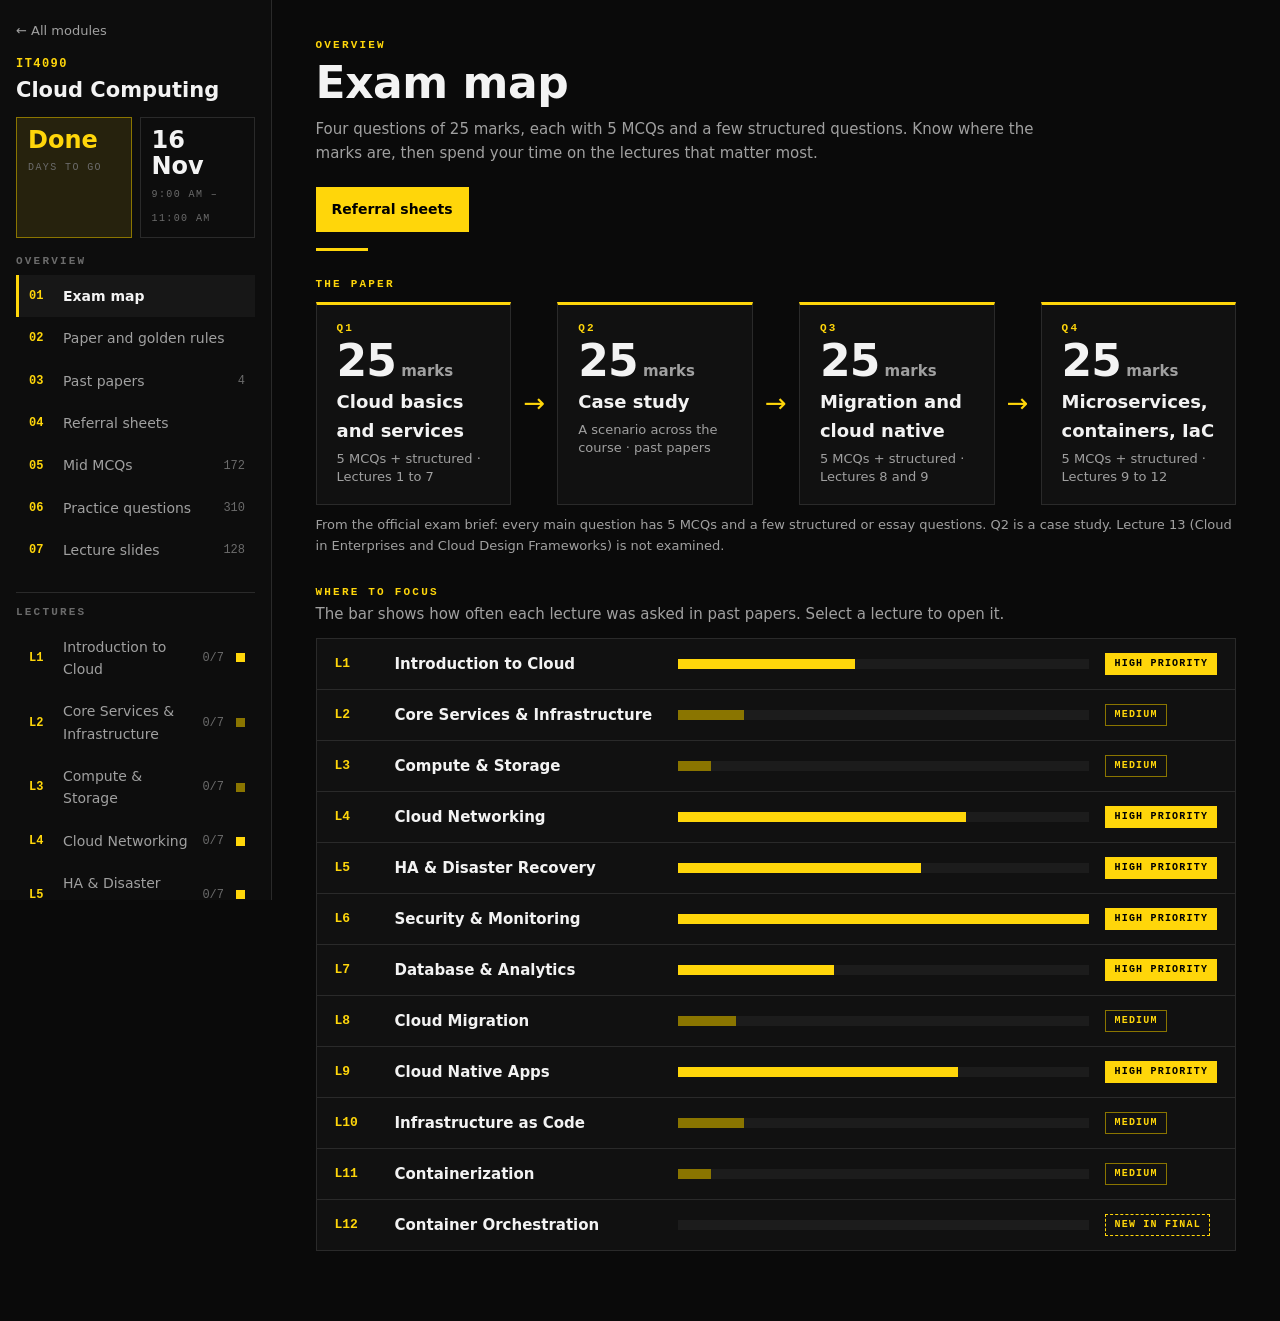
<file: cloud-computing/index.html>
<!doctype html>
<html lang="en">
<head>
<meta charset="utf-8">
<meta name="viewport" content="width=device-width, initial-scale=1">
<title>Exam Kuppi Portal | Learn with Sachi</title>
<meta name="description" content="Final exam revision portal: Cloud Computing (IT4090) notes, exam map and practice questions.">
<meta name="theme-color" content="#0b0b0b">
<link rel="icon" href="data:image/svg+xml,%3Csvg xmlns='http://www.w3.org/2000/svg' viewBox='0 0 64 64'%3E%3Crect width='64' height='64' fill='%230b0b0b'/%3E%3Cpath d='M12 14h14l6 22 6-22h14L38 50H26z' fill='%23ffd60a'/%3E%3C/svg%3E">
<link rel="stylesheet" href="../exam-engine/styles.css">
<link rel="stylesheet" href="../exam-engine/mcq.css">
</head>
<body>
<div id="app" aria-live="polite"></div>
<noscript><p style="padding:24px;color:#fff">This portal needs JavaScript enabled.</p></noscript>

<script src="js/data/cc-module.js"></script>
<script src="js/data/cc-lectures-1.js"></script>
<script src="js/data/cc-lectures-2.js"></script>
<script src="js/data/cc-lectures-3.js"></script>
<script src="js/data/cc-questions-1.js"></script>
<script src="js/data/cc-questions-2.js"></script>
<script src="js/data/cc-questions-3.js"></script>
<script src="js/data/cc-questions-4.js"></script>
<script src="js/data/cc-questions-5.js"></script>
<script src="js/data/cc-slides.js"></script>
<script src="js/data/cc-mid.js"></script>
<script src="../exam-engine/mcq.js"></script>
<script src="../exam-engine/mid.js"></script>
<script src="../exam-engine/app.js"></script>
<script src="../chat/message-widget.js" defer></script>
</body>
</html>
</file>
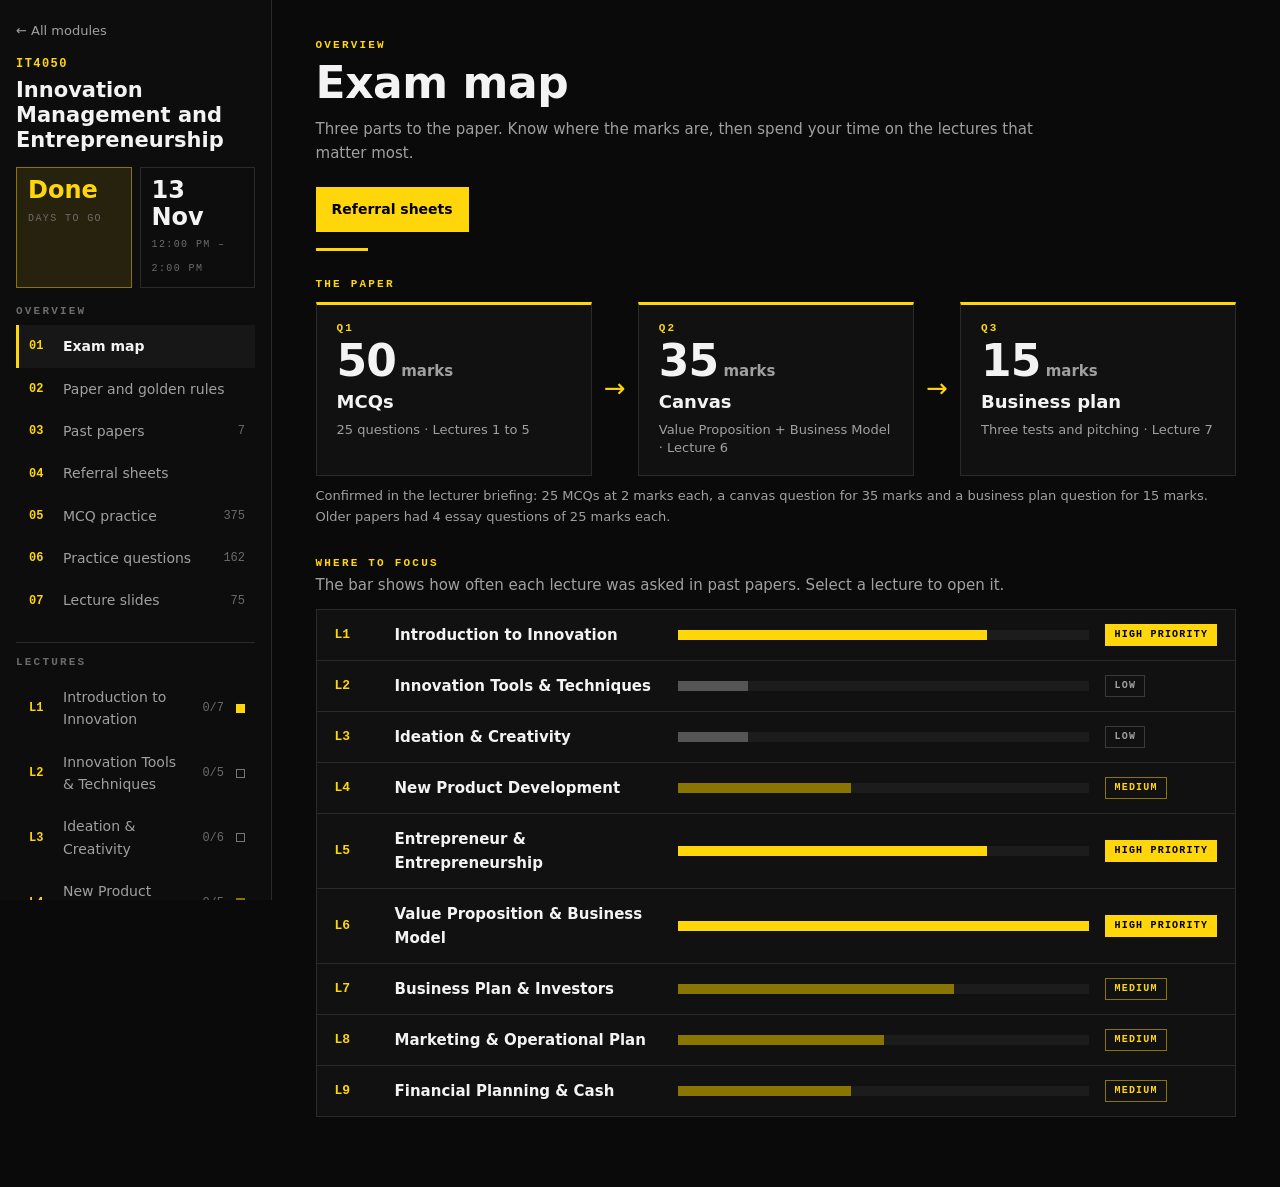
<file: ime/index.html>
<!doctype html>
<html lang="en">
<head>
<meta charset="utf-8">
<meta name="viewport" content="width=device-width, initial-scale=1">
<title>Exam Kuppi Portal | Learn with Sachi</title>
<meta name="description" content="Final exam revision portal: Innovation Management and Entrepreneurship (IT4050) notes, exam map and practice questions.">
<meta name="theme-color" content="#0b0b0b">
<link rel="icon" href="data:image/svg+xml,%3Csvg xmlns='http://www.w3.org/2000/svg' viewBox='0 0 64 64'%3E%3Crect width='64' height='64' fill='%230b0b0b'/%3E%3Cpath d='M12 14h14l6 22 6-22h14L38 50H26z' fill='%23ffd60a'/%3E%3C/svg%3E">
<link rel="stylesheet" href="../exam-engine/styles.css">
<link rel="stylesheet" href="../exam-engine/mcq.css">
</head>
<body>
<div id="app" aria-live="polite"></div>
<noscript><p style="padding:24px;color:#fff">This portal needs JavaScript enabled.</p></noscript>

<script src="js/data/ime-module.js"></script>
<script src="js/data/ime-lectures.js"></script>
<script src="js/data/ime-questions-1.js"></script>
<script src="js/data/ime-questions-2.js"></script>
<script src="js/data/ime-questions-3.js"></script>
<script src="js/data/ime-slides.js"></script>
<script src="js/data/ime-sample-answers.js"></script>
<script src="js/data/ime-mcq-l1.js"></script>
<script src="js/data/ime-mcq-l2.js"></script>
<script src="js/data/ime-mcq-l3.js"></script>
<script src="js/data/ime-mcq-l4.js"></script>
<script src="js/data/ime-mcq-l5.js"></script>
<script src="../exam-engine/mcq.js"></script>
<script src="../exam-engine/app.js"></script>
<script src="../chat/message-widget.js" defer></script>
</body>
</html>
</file>
<file: exam-engine/styles.css>
:root{
  --bg:#0a0a0a; --panel:#111; --panel2:#171717; --line:#2a2a2a; --line2:#3a3a3a;
  --y:#ffd60a; --y-dim:#8a7500; --y-soft:rgba(255,214,10,.1);
  --text:#f3f3f3; --muted:#a0a0a0; --faint:#6b6b6b;
  --ok:#3ddc84; --bad:#ff5c5c;
  --radius:4px; --side:272px;
}
*{box-sizing:border-box}
html{scroll-behavior:smooth}
body{margin:0;background:var(--bg);color:var(--text);font:15px/1.6 "Segoe UI",Inter,system-ui,-apple-system,Roboto,Arial,sans-serif;-webkit-font-smoothing:antialiased}
a{color:inherit}
button{font:inherit;color:inherit;cursor:pointer}
code{font-family:Consolas,"SF Mono",Menlo,monospace;background:#1d1d1d;border:1px solid var(--line);padding:1px 6px;border-radius:3px;font-size:.88em;color:var(--y)}
:focus-visible{outline:2px solid var(--y);outline-offset:2px}
.mono{font-family:Consolas,"SF Mono",Menlo,monospace}
.eyebrow{font:700 11px/1 Consolas,"SF Mono",Menlo,monospace;letter-spacing:.2em;text-transform:uppercase;color:var(--y)}
.muted{color:var(--muted)}

/* ---------- home ---------- */
.home{max-width:1000px;margin:0 auto;padding:56px 20px 40px}
.home h1{font-size:clamp(34px,6vw,56px);line-height:1.05;letter-spacing:-.02em;text-align:center;margin:0;font-weight:800}
.home h1 em{font-style:normal;color:var(--y)}
.home .bar{width:56px;height:3px;background:var(--y);margin:18px auto 40px}
.cards{display:grid;grid-template-columns:repeat(auto-fit,minmax(300px,1fr));gap:20px}
.mcard{display:block;text-decoration:none;background:var(--panel);border:1px solid var(--line);border-left:3px solid var(--y);padding:24px;transition:border-color .15s,transform .15s}
a.mcard:hover{border-color:var(--y);transform:translateY(-2px)}
.mcard.soon{border-left-color:var(--line2);opacity:.75}
.mcard h2{margin:12px 0 4px;font-size:24px;line-height:1.2;font-weight:800}
.mcard .sub{color:var(--muted);font-size:13px;margin:0 0 22px}
.mstats{display:flex;gap:28px;margin-bottom:22px;flex-wrap:wrap}
.mstats b{display:block;font-size:26px;line-height:1.1;font-weight:800}
.mstats span{font:11px/1 Consolas,monospace;letter-spacing:.14em;color:var(--faint);text-transform:uppercase}
.mcard .open{font-weight:700;color:var(--y);font-size:14px}
.mcard.soon .open{color:var(--muted)}
.linkrow{display:flex;gap:10px;justify-content:center;flex-wrap:wrap;margin:36px 0 14px}
.lbtn{display:inline-block;text-decoration:none;border:1px solid var(--line2);background:var(--panel);padding:10px 16px;font-size:13px;font-weight:600}
.lbtn:hover{border-color:var(--y)}
.lbtn.hot{background:var(--y);color:#000;border-color:var(--y)}
.powered{text-align:center;color:var(--faint);font-size:12px}
.powered a{color:var(--muted)}

/* ---------- module shell ---------- */
.shell{display:grid;grid-template-columns:var(--side) minmax(0,1fr);min-height:100vh}
.side{background:#0d0d0d;border-right:1px solid var(--line);position:sticky;top:0;height:100vh;overflow-y:auto;padding:18px 16px 28px;scrollbar-width:none;-ms-overflow-style:none}
.side::-webkit-scrollbar{display:none;width:0;height:0}
.side .back{display:inline-flex;gap:8px;align-items:center;text-decoration:none;color:var(--muted);font-size:13px;margin-bottom:16px}
.side .back:hover{color:var(--y)}
.side .code{font:700 12px/1 Consolas,monospace;letter-spacing:.12em;color:var(--y);margin-bottom:8px}
.side h2{font-size:21px;line-height:1.2;margin:0 0 14px;font-weight:800}
.count{display:grid;grid-template-columns:1fr 1fr;gap:8px;margin-bottom:18px}
.count div{border:1px solid var(--line);padding:9px 11px}
.count div.hot{background:var(--y-soft);border-color:var(--y-dim)}
.count b{display:block;font-size:24px;line-height:1.1;font-weight:800}
.count div.hot b{color:var(--y)}
.count span{font:10px/1 Consolas,monospace;letter-spacing:.14em;color:var(--faint);text-transform:uppercase}
.navgrp{font:700 11px/1 Consolas,monospace;letter-spacing:.2em;color:var(--faint);text-transform:uppercase;margin:20px 0 8px;padding-top:14px;border-top:1px solid var(--line)}
.ni{display:flex;align-items:center;gap:12px;width:100%;text-align:left;background:none;border:0;border-left:3px solid transparent;color:var(--muted);padding:10px 10px;text-decoration:none;font-size:14px}
.ni:hover{background:#141414;color:var(--text)}
.ni.on{background:#171717;border-left-color:var(--y);color:var(--text);font-weight:600}
.ni .k{font:700 12px/1 Consolas,monospace;color:var(--y);min-width:22px}
.ni .t{flex:1}
.ni .r{font:12px/1 Consolas,monospace;color:var(--faint)}
.ni .dot{width:9px;height:9px;border:1px solid var(--faint);flex:none}
.ni .dot.high{background:var(--y);border-color:var(--y)}
.ni .dot.med{background:var(--y-dim);border-color:var(--y-dim)}
.ni .dot.new{background:transparent;border-color:var(--y)}
.ni .dot.low{border-color:#777}
.ni.done .r{color:var(--ok)}
.main{padding:40px clamp(18px,3.4vw,64px) 70px;max-width:none;width:100%;min-width:0}
.panel,.stat,.kv div{min-width:0}
.g2 > *{min-width:0}
.menu{display:none}

/* ---------- headings & stats ---------- */
.ph{display:flex;justify-content:space-between;align-items:flex-start;gap:16px;flex-wrap:wrap;margin-bottom:6px}
.ph h1{font-size:clamp(30px,4vw,44px);line-height:1.1;margin:8px 0 10px;font-weight:800;letter-spacing:-.01em}
.lede{color:var(--muted);max-width:760px;margin:0 0 6px}
.rule{width:52px;height:3px;background:var(--y);margin:16px 0 28px}
.btn{display:inline-flex;align-items:center;gap:8px;background:var(--y);color:#000;border:0;padding:11px 16px;font-weight:700;text-decoration:none;font-size:14px}
.btn:hover{filter:brightness(1.08)}
.btn.ghost{background:transparent;color:var(--text);border:1px solid var(--line2)}
.btn.ghost:hover{border-color:var(--y);color:var(--y)}
.btn.sm{padding:7px 12px;font-size:13px}
.btn[disabled]{opacity:.4;cursor:not-allowed}
.stats{display:grid;grid-template-columns:repeat(auto-fit,minmax(170px,1fr));gap:14px;margin-bottom:26px}
.stat{background:var(--panel);border:1px solid var(--line);padding:16px 18px}
.stat b{font-size:34px;line-height:1.1;font-weight:800;color:var(--y)}
.stat b small{font-size:20px;color:var(--text)}
.stat span{display:block;font:11px/1.3 Consolas,monospace;letter-spacing:.12em;color:var(--muted);text-transform:uppercase;margin-top:6px}
.note{border:1px solid var(--line2);border-left:3px solid var(--y);background:var(--panel);padding:12px 16px;margin:0 0 22px;font-size:14px;color:var(--muted)}
.note b{color:var(--text)}
.panel{background:var(--panel);border:1px solid var(--line);padding:22px;margin-bottom:20px}
.panel h3{margin:0 0 4px;font:700 13px/1.3 Consolas,monospace;letter-spacing:.14em;color:var(--y);text-transform:uppercase}
.panel > p{margin:0 0 16px;color:var(--muted);font-size:14px}
.g2{display:grid;grid-template-columns:repeat(2,minmax(0,1fr));gap:20px}

/* donut + legend */
.donut{display:flex;gap:26px;align-items:center;flex-wrap:wrap}
.donut svg{width:210px;height:210px;flex:none}
.donut .mid{font-weight:800}
.legend{list-style:none;margin:0;padding:0;flex:1;min-width:190px}
.legend li{display:flex;align-items:center;gap:10px;padding:5px 0;font-size:14px}
.legend i{width:11px;height:11px;flex:none}
.legend b{margin-left:auto;font-variant-numeric:tabular-nums}
.legend a{text-decoration:none}
.legend a:hover{color:var(--y)}

/* heatmap */
.heatwrap{overflow-x:auto}
.heat{width:100%;border-collapse:separate;border-spacing:5px}
.heat th{font:11px/1 Consolas,monospace;letter-spacing:.1em;color:var(--muted);text-transform:uppercase;font-weight:400;padding:2px 0 6px}
.heat td.lab{text-align:left;white-space:nowrap}
.heat td.lab a{text-decoration:none;font-size:14px}
.heat td.lab a:hover{color:var(--y)}
.heat td.lab .k{font:700 12px/1 Consolas,monospace;color:var(--y);margin-right:8px}
.heat td.c{height:30px;min-width:56px;text-align:center;font:700 12px/30px Consolas,monospace;border:1px solid var(--line);background:#161616;color:var(--faint)}
.heat td.c.l1{background:#3a3200;color:#e7c900;border-color:#4a4000}
.heat td.c.l2{background:#7a6700;color:#fff3a0;border-color:#8a7500}
.heat td.c.l3{background:var(--y);color:#000;border-color:var(--y)}
.heat td.t{font:12px/1 Consolas,monospace;color:var(--muted);text-align:right;white-space:nowrap;padding-left:8px}
.heat tr.nodata td.lab a{color:var(--muted)}

/* ranking & priority */
.rank{list-style:none;padding:0;margin:0}
.rank li a{display:flex;align-items:center;gap:12px;padding:10px 0;border-bottom:1px solid var(--line);text-decoration:none}
.rank li a:hover .nm{color:var(--y)}
.rank .k{font:700 12px/1 Consolas,monospace;color:var(--y);min-width:26px}
.rank .nm{flex:1;font-weight:600}
.rank .v{font:12px/1 Consolas,monospace;color:var(--muted)}
.bars{display:flex;gap:4px;height:12px;margin:6px 0 14px}
.bars i{display:block}
.pill{display:inline-block;font:700 10px/1 Consolas,monospace;letter-spacing:.12em;text-transform:uppercase;padding:5px 8px;border:1px solid var(--line2);color:var(--muted)}
.pill.high{background:var(--y);color:#000;border-color:var(--y)}
.pill.med{border-color:var(--y-dim);color:var(--y)}
.pill.new{border-color:var(--y);color:var(--y);border-style:dashed}
.pill.hy{background:var(--y);color:#000;border-color:var(--y)}
.pill.ok{border-color:var(--ok);color:var(--ok)}
.hyblocks{display:grid;gap:10px}
.hyrow{display:flex;gap:12px;align-items:center;flex-wrap:wrap}
.hyrow a{min-width:min(200px,100%);text-decoration:none;font-weight:600;font-size:14px}
.hyrow a:hover{color:var(--y)}
.hyrow a .k{font:700 12px/1 Consolas,monospace;color:var(--y);margin-right:8px}
.blk{width:20px;height:20px;border:1px solid var(--line2);background:#161616;display:inline-block}
.blk.hy{background:var(--y);border-color:var(--y)}
.hyrow .n{font:12px/1 Consolas,monospace;color:var(--muted);margin-left:4px}

/* ---------- rules ---------- */
.kv{display:grid;grid-template-columns:repeat(auto-fit,minmax(220px,1fr));gap:14px;margin-bottom:24px}
.kv div{background:var(--panel);border:1px solid var(--line);padding:14px 16px}
.kv span{display:block;font:11px/1 Consolas,monospace;letter-spacing:.14em;color:var(--y);text-transform:uppercase;margin-bottom:8px}
.rules{counter-reset:r;list-style:none;margin:0 0 26px;padding:0;display:grid;gap:12px}
.rules li{counter-increment:r;background:var(--panel);border:1px solid var(--line);padding:14px 16px 14px 56px;position:relative}
.rules li::before{content:counter(r,decimal-leading-zero);position:absolute;left:16px;top:14px;font:700 14px/1 Consolas,monospace;color:var(--y)}
.rules b{display:block;margin-bottom:2px}
.rules span{color:var(--muted);font-size:14px}

/* ---------- tables in notes ---------- */
.tw{overflow-x:auto;margin:12px 0}
table.tbl{width:100%;border-collapse:collapse;font-size:14px;min-width:420px}
.tbl th{background:#1b1b1b;color:var(--y);text-align:left;font:700 11px/1.3 Consolas,monospace;letter-spacing:.1em;text-transform:uppercase;padding:9px 12px;border:1px solid var(--line)}
.tbl td{padding:9px 12px;border:1px solid var(--line);vertical-align:top}
.tbl tr:nth-child(even) td{background:#0f0f0f}
.tbl.cheat td:first-child{width:46%;color:var(--muted)}
.tbl.cheat td:last-child{font-weight:600}

/* ---------- lecture page ---------- */
.lec-top{display:flex;gap:10px;flex-wrap:wrap;align-items:center;margin:2px 0 14px}
.tools{display:flex;gap:10px;flex-wrap:wrap;margin:6px 0 18px;align-items:center}
.tools .grow{flex:1}
.tg{display:inline-flex;align-items:center;gap:8px;font-size:13px;color:var(--muted);cursor:pointer;user-select:none}
.tg input{accent-color:var(--y);width:16px;height:16px}
.topic{background:var(--panel);border:1px solid var(--line);margin-bottom:10px}
.topic.hy{border-left:3px solid var(--y)}
.topic.done{opacity:.8}
.th{display:flex;align-items:center;gap:12px;width:100%;background:none;border:0;text-align:left;padding:14px 16px}
.th:hover{background:#151515}
.th .ttl{flex:1;font-weight:700;font-size:16px;line-height:1.35}
.th .chev{color:var(--y);transition:transform .15s;font-size:12px}
.topic.open .chev{transform:rotate(90deg)}
.th .asked{font:11px/1 Consolas,monospace;color:var(--muted)}
.tb{display:none;padding:2px 18px 18px;border-top:1px solid var(--line)}
.topic.open .tb{display:block}
.tb ul{margin:12px 0;padding-left:0;list-style:none}
.tb li{position:relative;padding:5px 0 5px 20px}
.tb li::before{content:"";position:absolute;left:2px;top:15px;width:7px;height:7px;background:var(--y)}
.tb p{margin:10px 0}
.tip{border:1px solid var(--y-dim);background:var(--y-soft);padding:11px 14px;margin-top:14px;font-size:14px}
.tip::before{content:"EXAM TIP  ";font:700 11px/1 Consolas,monospace;letter-spacing:.14em;color:var(--y)}
.done-row{display:flex;align-items:center;gap:8px;margin-top:14px}
.chk{display:inline-flex;align-items:center;gap:8px;font-size:13px;color:var(--muted);cursor:pointer}
.chk input{accent-color:var(--y);width:17px;height:17px}
.pager{display:flex;justify-content:space-between;gap:12px;margin-top:30px;flex-wrap:wrap}

/* ---------- practice ---------- */
.tabs{display:flex;gap:0;border-bottom:1px solid var(--line);margin-bottom:22px;flex-wrap:wrap}
.tab{background:none;border:0;border-bottom:3px solid transparent;color:var(--muted);padding:11px 18px;font-weight:600}
.tab:hover{color:var(--text)}
.tab.on{color:var(--y);border-bottom-color:var(--y)}
.tab small{font:12px Consolas,monospace;color:var(--faint);margin-left:6px}
.form{display:grid;grid-template-columns:repeat(auto-fit,minmax(200px,1fr));gap:16px;margin-bottom:20px}
.fld label{display:block;font:11px/1 Consolas,monospace;letter-spacing:.14em;color:var(--muted);text-transform:uppercase;margin-bottom:7px}
select{width:100%;background:var(--panel2);color:var(--text);border:1px solid var(--line2);padding:10px 12px;font:inherit;border-radius:0}
.seg{display:flex;flex-wrap:wrap;gap:0}
.seg button{background:var(--panel2);border:1px solid var(--line2);margin-right:-1px;padding:9px 14px;font-size:14px;color:var(--muted)}
.seg button.on{background:var(--y);border-color:var(--y);color:#000;font-weight:700;position:relative}
.qhead{display:flex;justify-content:space-between;align-items:center;gap:10px;flex-wrap:wrap;margin-bottom:14px}
.qprog{height:4px;background:var(--line);margin-bottom:18px}
.qprog i{display:block;height:100%;background:var(--y)}
.qcard{background:var(--panel);border:1px solid var(--line);padding:22px}
.qmeta{display:flex;gap:8px;flex-wrap:wrap;margin-bottom:12px}
.qtext{font-size:17px;font-weight:600;line-height:1.5;margin:0 0 6px}
.qhint{font-size:13px;color:var(--y);margin:0 0 14px;font-family:Consolas,monospace}
.opts{display:grid;gap:9px;margin:12px 0 16px}
.opt{display:flex;gap:12px;align-items:flex-start;text-align:left;width:100%;background:var(--panel2);border:1px solid var(--line2);padding:12px 14px;color:var(--text)}
.opt:hover:not([disabled]){border-color:var(--y)}
.opt .l{font:700 13px/1.6 Consolas,monospace;color:var(--y);min-width:18px}
.opt.sel{border-color:var(--y);background:var(--y-soft)}
.opt.right{border-color:var(--ok);background:rgba(61,220,132,.1)}
.opt.wrong{border-color:var(--bad);background:rgba(255,92,92,.1)}
.opt.miss{border-color:var(--ok);border-style:dashed}
.opt[disabled]{cursor:default}
.exp{border-left:3px solid var(--y);background:#0f0f0f;padding:12px 16px;margin:0 0 16px;font-size:14px;color:#d6d6d6}
.exp .v{font:700 12px/1 Consolas,monospace;letter-spacing:.12em;margin-bottom:6px}
.exp .v.ok{color:var(--ok)} .exp .v.bad{color:var(--bad)}
.qnav{display:flex;gap:10px;flex-wrap:wrap;align-items:center}
.qnav .sp{flex:1}
.timer{font:700 16px Consolas,monospace;color:var(--y)}
.timer.low{color:var(--bad)}
.qdots{display:flex;flex-wrap:wrap;gap:5px;margin-top:20px}
.qdots button{width:28px;height:28px;border:1px solid var(--line2);background:var(--panel2);font:12px Consolas,monospace;color:var(--muted);padding:0}
.qdots button.ans{background:#3a3200;color:var(--y);border-color:var(--y-dim)}
.qdots button.cur{outline:2px solid var(--y)}
.qdots button.ok{background:rgba(61,220,132,.18);border-color:var(--ok);color:var(--ok)}
.qdots button.no{background:rgba(255,92,92,.18);border-color:var(--bad);color:var(--bad)}
.score{display:flex;gap:26px;align-items:center;flex-wrap:wrap;margin-bottom:20px}
.score .big{font-size:60px;font-weight:800;color:var(--y);line-height:1}
.review .qcard{margin-bottom:14px}
.item{background:var(--panel);border:1px solid var(--line);margin-bottom:10px}
.item summary{list-style:none;cursor:pointer;padding:14px 16px;display:flex;gap:12px;align-items:flex-start}
.item summary::-webkit-details-marker{display:none}
.item summary .q{flex:1;font-weight:600}
.item summary .chev{color:var(--y);font-size:12px;margin-top:6px;transition:transform .15s}
.item[open] summary .chev{transform:rotate(90deg)}
.item .ans{padding:4px 18px 18px;border-top:1px solid var(--line)}
.item .ans p:first-child{margin-top:12px}
.ansline{border-left:3px solid var(--ok);padding:8px 14px;background:rgba(61,220,132,.07);margin:12px 0 0}
.ansline b{color:var(--ok)}
.item .qfull{margin:10px 18px 0;color:var(--muted);font-size:14px}
.empty{padding:30px;text-align:center;color:var(--muted);border:1px dashed var(--line2)}

/* ---------- contact ---------- */
.clist{display:grid;gap:12px}
.cl{display:flex;gap:14px;align-items:center;text-decoration:none;background:var(--panel);border:1px solid var(--line);padding:16px 18px}
.cl:hover{border-color:var(--y)}
.cl .ic{width:40px;height:40px;background:var(--y);color:#000;font:800 13px/40px Consolas,monospace;text-align:center;flex:none}
.cl b{display:block}
.cl span{color:var(--muted);font-size:14px}

/* ---------- responsive ---------- */
@media (max-width:1100px){.g2{grid-template-columns:minmax(0,1fr)}}
@media (max-width:900px){
  .shell{grid-template-columns:minmax(0,1fr)}
  .side{position:fixed;inset:0 auto 0 0;width:min(86vw,320px);z-index:30;transform:translateX(-100%);transition:transform .2s;height:100vh}
  .shell.menu-open .side{transform:none;box-shadow:0 0 0 100vmax rgba(0,0,0,.6)}
  .menu{display:inline-flex;position:sticky;top:0;z-index:20;width:100%;justify-content:space-between;align-items:center;background:#0d0d0d;border:0;border-bottom:1px solid var(--line);padding:12px 18px;font-weight:700}
  .menu span{color:var(--y);font:700 12px Consolas,monospace;letter-spacing:.12em}
  .main{padding:26px 16px 60px}
  .g2{grid-template-columns:minmax(0,1fr)}
  .donut svg{width:170px;height:170px}
  .th{padding:12px}
  .qtext{font-size:16px}
}
/* ---------- lecture slides ---------- */
.sl-head{display:flex;justify-content:space-between;align-items:flex-start;gap:16px 24px;flex-wrap:wrap}
.sl-pick{display:flex;flex-direction:column;gap:6px;min-width:260px;margin-top:6px}
.sl-pick span{font:700 11px/1 Consolas,"SF Mono",Menlo,monospace;letter-spacing:.2em;text-transform:uppercase;color:var(--y)}
.sl-pick select{appearance:none;-webkit-appearance:none;background:var(--panel) url("data:image/svg+xml,%3Csvg xmlns='http://www.w3.org/2000/svg' width='14' height='14' viewBox='0 0 24 24' fill='none' stroke='%23ffd60a' stroke-width='3' stroke-linecap='square'%3E%3Cpath d='M5 9l7 7 7-7'/%3E%3C/svg%3E") no-repeat right 14px center;color:var(--text);border:1px solid var(--line2);border-radius:0;padding:11px 40px 11px 14px;font:600 14px "Segoe UI",system-ui,sans-serif;cursor:pointer;width:100%}
.sl-pick select:hover,.sl-pick select:focus{border-color:var(--y);outline:0}
.sl-pick option{background:#111;color:var(--text)}
.sl-wrap{max-width:1180px}
.sl-stage{aspect-ratio:16/9;container-type:inline-size;background:#000;border:1px solid var(--line2);border-top:4px solid var(--y);position:relative;overflow:hidden}
.sl-in{position:absolute;inset:0;padding:4.2cqw 5.2cqw;display:flex;flex-direction:column;gap:1.5cqw;overflow:hidden}
.sl-in h2{font-size:4.4cqw;line-height:1.15;font-weight:800;margin:0;letter-spacing:-.01em}
.sl-in h2::after{content:"";display:block;width:6cqw;height:.5cqw;background:var(--y);margin-top:1.2cqw}
.sl-lead{font-size:2.2cqw;line-height:1.3;color:var(--y);margin:0}
.sl-b{margin:0;padding:0;list-style:none;display:flex;flex-direction:column;gap:1cqw}
.sl-b li{font-size:3cqw;line-height:1.3;padding-left:2.6cqw;position:relative}
.sl-b li::before{content:"";position:absolute;left:0;top:1.15cqw;width:1cqw;height:1cqw;background:var(--y)}
.sl-b b,.sl-cols b,.sl-t b{color:var(--y)}
.sl-t{border-collapse:collapse;width:100%;font-size:2.55cqw;line-height:1.3}
.sl-t th{background:var(--y);color:#000;text-align:left;padding:.8cqw 1.4cqw}
.sl-t td{border:1px solid var(--line2);padding:.8cqw 1.4cqw;vertical-align:top}
.sl-cols{display:grid;gap:3cqw}
.sl-cols.c2{grid-template-columns:1fr 1fr}
.sl-cols.c3{grid-template-columns:repeat(3,1fr)}
.sl-cols ul{list-style:none;margin:0;padding:1.6cqw 2cqw;border:1px solid var(--line2);background:var(--panel);font-size:2.6cqw;line-height:1.35}
.sl-cols li+li{margin-top:.8cqw}
.sl-title{justify-content:center}
.sl-title h2{font-size:5.8cqw}
.sl-title .sl-b{flex-direction:row;flex-wrap:wrap;gap:1cqw}
.sl-title .sl-b li{border:1px solid var(--y);padding:.7cqw 1.7cqw;font-size:2.4cqw}
.sl-title .sl-b li::before{display:none}
.sl-bar{display:flex;gap:10px;align-items:center;margin:14px 0;flex-wrap:wrap}
.sl-count{font:13px Consolas,monospace;color:var(--muted);min-width:84px;text-align:center}
.sl-wrap:fullscreen{background:#000;display:flex;flex-direction:column;justify-content:center;max-width:none;padding:0}
.sl-wrap:fullscreen .sl-stage{width:min(100vw,177.78vh);margin:0 auto;border:0}
.sl-wrap:fullscreen .sl-bar{display:none}
@media (max-width:700px){
  .sl-stage{aspect-ratio:auto;container-type:normal}
  .sl-in{position:relative;inset:auto;padding:20px 16px;gap:10px}
  .sl-in h2{font-size:22px}.sl-title h2{font-size:26px}.sl-in h2::after{width:44px;height:3px;margin-top:8px}
  .sl-lead{font-size:14px}
  .sl-pick{min-width:0;width:100%}
  .sl-b li{font-size:16px;padding-left:20px}.sl-b li::before{top:7px;width:8px;height:8px}
  .sl-title .sl-b li{font-size:14px;padding:4px 10px}
  .sl-t{font-size:13px}.sl-t th,.sl-t td{padding:6px 8px}
  .sl-cols.c2,.sl-cols.c3{grid-template-columns:1fr}.sl-cols{gap:10px}.sl-cols ul{font-size:15px;padding:10px 12px}
}

/* ---------- simple exam map, rules, past papers ---------- */
.flow{display:flex;align-items:stretch;gap:12px}
.fcard{flex:1;min-width:0;display:flex;flex-direction:column;gap:4px;text-decoration:none;background:var(--panel);border:1px solid var(--line);border-top:3px solid var(--y);padding:18px 20px;transition:border-color .15s,transform .15s}
.fcard:hover{border-color:var(--y);transform:translateY(-2px)}
.fq{font:700 11px/1 Consolas,"SF Mono",Menlo,monospace;letter-spacing:.2em;color:var(--y)}
.fm{font-size:44px;line-height:1.05;font-weight:800;color:var(--text);letter-spacing:-.02em}
.fm small{font-size:15px;font-weight:600;color:var(--muted);letter-spacing:0}
.ft{font-size:18px;font-weight:700}
.fs{font-size:13px;color:var(--muted);line-height:1.4}
.farrow{align-self:center;color:var(--y);font-size:26px;flex:none}
.fnote{font-size:13px;margin:10px 0 0}
.focus{display:flex;flex-direction:column;border:1px solid var(--line)}
.frow{display:grid;grid-template-columns:44px minmax(150px,1.3fr) minmax(120px,2fr) 112px;gap:16px;align-items:center;padding:13px 18px;text-decoration:none;background:var(--panel);transition:background .15s}
.frow+.frow{border-top:1px solid var(--line)}
.frow:hover{background:var(--panel2)}
.frow .k{font:700 13px Consolas,monospace;color:var(--y)}
.frow .nm{font-weight:600}
.fbar{height:10px;background:#1c1c1c;position:relative}
.fbar i{display:block;height:100%;background:var(--y-dim)}
.fbar i.high{background:var(--y)}
.fbar i.low{background:#555}
.frow .pill{justify-self:start}
.nextrow{display:flex;gap:10px;flex-wrap:wrap;margin-top:28px}
.recall{margin-top:26px;border:1px solid var(--line);background:var(--panel)}
.recall summary{cursor:pointer;padding:13px 18px;font-weight:700;color:var(--y)}
.recall .tw{padding:0 14px 14px}
.pgroup{margin-bottom:16px}
.pgl{font:700 11px/1 Consolas,monospace;letter-spacing:.2em;text-transform:uppercase;color:var(--faint);margin-bottom:9px}
.ptabs{display:flex;gap:6px;flex-wrap:nowrap;overflow-x:auto;scrollbar-width:none;padding-bottom:2px}
.ptabs::-webkit-scrollbar{display:none}
.ptab{flex:none;white-space:nowrap;display:inline-flex;align-items:center;gap:7px;text-decoration:none;padding:9px 12px;border:1px solid var(--line2);font-size:13px;font-weight:600;color:var(--muted);transition:.15s}
.ptab:hover{border-color:var(--y);color:var(--y)}
.ptab.on{background:var(--y);border-color:var(--y);color:#000}
.ptab small{font-size:11px;font-weight:700;opacity:.65}
.vbar{display:flex;align-items:center;gap:10px 12px;flex-wrap:wrap;padding:14px 18px;margin-top:6px;border:1px solid var(--line);border-left:4px solid var(--y);background:var(--panel)}
.vbar .vt{flex:1;min-width:240px}
.vbar .vt b{display:block;font-size:16px}
.vbar .vt>span{font-size:12.5px;color:var(--muted)}
.pfrom{display:flex;align-items:center;gap:6px;flex-wrap:wrap;margin-top:9px}
.pfrom em{font-style:normal;font-size:12px;color:var(--faint);margin-right:4px}
.pchip{display:inline-flex;gap:6px;align-items:baseline;text-decoration:none;border:1px solid var(--line2);padding:3px 9px;font:700 12px Consolas,monospace;color:var(--text)}
.pchip small{color:var(--y);font-size:12px}
.pchip:hover{border-color:var(--y)}
.vwrap{display:flex;flex-direction:column;align-items:center;gap:16px;min-height:320px;padding:24px 16px;background:#080808;border:1px solid var(--line);border-top:0}
.vpage{position:relative;width:100%;max-width:1000px;background:#fff;box-shadow:0 6px 28px rgba(0,0,0,.7)}
.vpage canvas{position:absolute;inset:0;width:100%;height:100%}
.vpage i{position:absolute;z-index:1;right:10px;bottom:8px;padding:4px 8px;background:#000;color:var(--y);font:700 11px Consolas,monospace;font-style:normal}
.vmsg{color:var(--muted);padding:40px 10px;text-align:center;max-width:520px}
@media (max-width:900px){
  .flow{flex-direction:column}
  .farrow{transform:rotate(90deg);align-self:center}
  .frow{grid-template-columns:36px 1fr 92px;gap:10px 12px}
  .frow .fbar{grid-column:2 / 4;order:5}
  .vwrap{padding:14px 8px}
}

/* ---------- referral sheets ---------- */
.ph{align-items:flex-start}
.rup{display:grid;grid-template-columns:2fr 1fr 1.4fr auto;gap:14px;align-items:end;background:var(--panel);border:1px solid var(--line);border-top:3px solid var(--y);padding:18px 20px}
.rup label{display:flex;flex-direction:column;gap:6px;font:700 11px/1 Consolas,"SF Mono",Menlo,monospace;letter-spacing:.14em;text-transform:uppercase;color:var(--y);min-width:0}
.rup label em{font-style:normal;font-weight:500;letter-spacing:0;text-transform:none;color:var(--muted)}
.rup input[type=text],.rup input[type=file]{width:100%;background:var(--bg);border:1px solid var(--line2);color:var(--text);padding:10px 12px;font:14px "Segoe UI",system-ui,sans-serif;border-radius:0;min-width:0}
.rup input:focus{border-color:var(--y);outline:0}
.rup input[type=file]{padding:8px 10px}
.rmsg{grid-column:1 / -1}
.rmsg:empty{display:none}
.mm{padding:11px 14px;border:1px solid var(--line);border-left:4px solid var(--y);background:var(--bg);font-size:14px}
.mm.err{border-left-color:var(--bad)}
.mm code{user-select:all}
.rnote{font-size:12.5px;margin:10px 0 22px}
.rlist{display:flex;flex-direction:column;gap:10px}
.rcard{display:flex;justify-content:space-between;align-items:center;gap:12px 18px;flex-wrap:wrap;background:var(--panel);border:1px solid var(--line);border-left:4px solid var(--line2);padding:14px 18px;transition:border-color .15s}
.rcard.on,.rcard:hover{border-left-color:var(--y)}
.rt{min-width:220px;flex:1}
.rt b{display:block;font-size:16px}
.rt span{font-size:12.5px;color:var(--muted)}
.ra{display:flex;gap:8px;flex-wrap:wrap}
.rvars{display:grid;grid-template-columns:1fr 1fr;gap:14px}
.rvar{display:flex;flex-direction:column;gap:8px;text-align:left;background:var(--panel);color:var(--text);border:1px solid var(--line);border-top:3px solid var(--line2);padding:18px 20px;cursor:pointer;font:inherit;transition:border-color .15s,transform .15s}
.rvar:hover{border-top-color:var(--y);transform:translateY(-2px)}
.rvar.on{border-color:var(--y);border-top-color:var(--y);box-shadow:inset 0 0 0 1px var(--y)}
.rvt{display:flex;justify-content:space-between;align-items:center;gap:10px}
.rvt b{font-size:17px}
.rvt em{font:700 10.5px/1 Consolas,"SF Mono",Menlo,monospace;letter-spacing:.12em;text-transform:uppercase;font-style:normal;color:var(--y);border:1px solid var(--y);padding:4px 7px;white-space:nowrap}
.rvs{font-size:13.5px;color:var(--muted);line-height:1.45}
.rvn{font:600 11.5px/1 Consolas,"SF Mono",Menlo,monospace;letter-spacing:.06em;color:var(--faint)}
.rvar.soon{border-style:dashed}
.rbar{display:flex;justify-content:space-between;align-items:center;gap:12px;flex-wrap:wrap;margin:6px 0 12px;font-size:14px;color:var(--muted)}
.rbar b{color:var(--text)}
.rsoon{display:flex;flex-direction:column;align-items:flex-start;gap:10px;background:var(--panel);border:1px dashed var(--line2);border-left:4px solid var(--y);padding:22px 24px}
.rsoon em{font:700 10.5px/1 Consolas,"SF Mono",Menlo,monospace;letter-spacing:.12em;text-transform:uppercase;font-style:normal;color:var(--y);border:1px solid var(--y);padding:4px 7px}
.rsoon b{font-size:18px}
.rsoon span{font-size:14px;color:var(--muted);max-width:60ch}
.rmodal{position:fixed;inset:0;z-index:300;background:rgba(0,0,0,.72);display:flex;align-items:center;justify-content:center;padding:18px;backdrop-filter:blur(3px)}
.rbox{width:min(640px,100%);background:var(--panel);border:1px solid var(--line2);border-top:3px solid var(--y);padding:26px 26px 24px;box-shadow:0 20px 60px rgba(0,0,0,.6)}
.rbox h2{margin:0 0 6px;font-size:clamp(20px,3vw,26px)}
.rbox p{margin:0 0 18px;font-size:14px}
@media (max-width:700px){.rvars{grid-template-columns:1fr}}
.btn.danger{color:var(--bad);border-color:#5a2b2b}
.btn.danger:hover{background:var(--bad);color:#000;border-color:var(--bad)}
#rView{margin-top:22px}
.rfoot{margin:26px 0 0;text-align:right}
.linkbtn{background:none;border:0;border-bottom:1px solid var(--line2);color:var(--faint);font-size:12.5px;padding:0 0 1px}
.linkbtn:hover{color:var(--y);border-color:var(--y)}
@media (max-width:900px){.rup{grid-template-columns:1fr}.ra{width:100%}}

@media print{
  .side,.menu,.tools,.pager,.btn{display:none!important}
  .shell{display:block}
  body{background:#fff;color:#000}
  .topic .tb{display:block!important}
}

/* ---------- answer diagrams (value proposition canvas, business model canvas, cards, MCQs) ---------- */
.dg-vpc{margin:10px 0 6px}
.dg-t{break-after:avoid;page-break-after:avoid}
.dg-r{display:grid;grid-template-columns:1fr 46px 1fr;margin-bottom:8px;align-items:stretch}
.dg-h{font-weight:800;font-size:.95em;padding:4px 2px;letter-spacing:.02em}
.dg-b{border:2px solid;border-radius:8px;padding:8px 12px 9px;flex:1}
.dg-b>b{display:block;margin-bottom:3px;font-size:.92em}
.dg-b ul{margin:0;padding-left:18px}.dg-b li{margin:1px 0;font-size:.9em;line-height:1.4}
.dg-b.gc,.dg-b.ga{border-color:#2fbf71;background:rgba(47,191,113,.12)}
.dg-b.pr,.dg-b.pa{border-color:#e5484d;background:rgba(229,72,77,.12)}
.dg-b.ps,.dg-b.jb{border-color:#4c8dff;background:rgba(76,141,255,.12)}
.dg-fit{display:flex;align-items:center;justify-content:center}
.dg-fit span{font-weight:800;letter-spacing:.12em;font-size:.7em;border:2px dashed currentColor;border-radius:12px;padding:3px 4px;opacity:.7}
.dg-bmc{margin:10px 0}.dg-t{font-weight:800;margin-bottom:6px}
.bm-grid{display:grid;grid-template-columns:repeat(10,1fr);grid-template-rows:auto auto auto;gap:6px}
.bm{border:2px solid;border-radius:6px;padding:7px 9px;min-width:0}
.bm>b{display:block;font-size:.8em;text-transform:uppercase;letter-spacing:.04em;margin-bottom:3px}
.bm ul{margin:0;padding-left:15px}.bm li{font-size:.82em;line-height:1.35;margin:1px 0}
.bm.kp{grid-column:1/3;grid-row:1/3;border-color:#a06cff;background:rgba(160,108,255,.12)}
.bm.ka{grid-column:3/5;grid-row:1;border-color:#4c8dff;background:rgba(76,141,255,.12)}
.bm.kr{grid-column:3/5;grid-row:2;border-color:#4c8dff;background:rgba(76,141,255,.12)}
.bm.vp{grid-column:5/7;grid-row:1/3;border-color:#ffb020;background:rgba(255,176,32,.14)}
.bm.cr{grid-column:7/9;grid-row:1;border-color:#2fbf71;background:rgba(47,191,113,.12)}
.bm.ch{grid-column:7/9;grid-row:2;border-color:#2fbf71;background:rgba(47,191,113,.12)}
.bm.cs{grid-column:9/11;grid-row:1/3;border-color:#ff6fa5;background:rgba(255,111,165,.12)}
.bm.co{grid-column:1/6;grid-row:3;border-color:#e5484d;background:rgba(229,72,77,.12)}
.bm.rv{grid-column:6/11;grid-row:3;border-color:#2fbf71;background:rgba(47,191,113,.16)}
.dg-cards{display:grid;grid-template-columns:repeat(4,1fr);gap:10px;margin:10px 0}
.dg-cards.two{grid-template-columns:repeat(2,1fr)}
.dg-card{border:2px solid #ffb020;background:rgba(255,176,32,.09);border-radius:8px;padding:10px 12px;position:relative}
.dg-card .dg-n{position:absolute;right:10px;top:6px;font-weight:800;font-size:1.6em;opacity:.28}
.dg-card h5{margin:0 0 6px;font-size:1em;padding-right:26px}
.dg-card p{margin:5px 0;font-size:.88em;line-height:1.45}.dg-card em{font-style:normal;font-weight:700;opacity:.8}
.mq{border:1px solid rgba(128,128,128,.35);border-left:4px solid #ffb020;border-radius:6px;padding:8px 12px;margin:8px 0}
.mq p{margin:3px 0}.mqn{display:inline-block;min-width:22px;text-align:center;font-weight:800;border-radius:4px;background:rgba(255,176,32,.25);margin-right:6px}
.mql{font-size:.75em;opacity:.6;margin-left:6px}.mqo{list-style:none;margin:4px 0;padding-left:8px}.mqo li{margin:1px 0}
.mqa{font-size:.9em}.mqa b{color:#2fbf71}
.dgw{container-type:inline-size}
@container (max-width:760px){.bm-grid{grid-template-columns:1fr 1fr}.bm.kp,.bm.ka,.bm.kr,.bm.vp,.bm.cr,.bm.ch,.bm.cs,.bm.co,.bm.rv{grid-column:auto;grid-row:auto}.bm.vp,.bm.co,.bm.rv{grid-column:1/3}}
@container (max-width:520px){.dg-r{grid-template-columns:1fr;gap:6px}.dg-r>div:nth-child(2){display:none}.dg-hr{display:none}.bm-grid{grid-template-columns:1fr}.bm.vp,.bm.co,.bm.rv{grid-column:auto}}
@container (max-width:820px){.dg-cards{grid-template-columns:1fr 1fr}}
@container (max-width:460px){.dg-cards,.dg-cards.two{grid-template-columns:1fr}}

.sa-fig{margin:12px 0 6px;break-inside:avoid;page-break-inside:avoid}
.sa-fig svg{width:100%;height:auto;display:block;border-radius:14px}
.sa-fig figcaption{font-size:12px;opacity:.65;margin-top:5px;text-align:center}
.sa-lh{margin:16px 0 4px;font-size:.88em;letter-spacing:.06em;text-transform:uppercase;opacity:.85}

/* ---------- sample paper: paper left, answers right ---------- */
.sa{display:grid;grid-template-columns:minmax(0,4fr) minmax(0,7fr);gap:18px;margin-top:14px;align-items:start}
.sa-l{position:sticky;top:12px}
.sa-l .vbar{margin-top:0}
.sa-l .vwrap{max-height:calc(100vh - 200px);overflow-y:auto;min-height:240px;padding:14px 10px;scrollbar-width:thin}
.sa-hd{display:flex;justify-content:space-between;gap:10px;flex-wrap:wrap;align-items:center;margin-bottom:10px}
.sa-ord{font-size:12.5px;color:var(--muted)}
.sa-ts{display:flex;gap:6px;flex-wrap:wrap;margin-bottom:12px}
.sa-t{display:flex;flex-direction:column;gap:2px;text-decoration:none;border:1px solid var(--line2);padding:7px 11px;min-width:84px;transition:.15s}
.sa-t b{font:700 12.5px Consolas,monospace;color:var(--text)}
.sa-t small{font-size:11px;color:var(--faint)}
.sa-t:hover{border-color:var(--y)}
.sa-t.on{background:var(--y);border-color:var(--y)}
.sa-t.on b,.sa-t.on small{color:#000}
.sa-card{background:var(--panel);border:1px solid var(--line);border-top:3px solid var(--y);padding:18px 20px 22px}
.sa-card header{display:flex;gap:12px;align-items:center;flex-wrap:wrap;margin-bottom:12px}
.sa-tag{background:var(--y);color:#000;font:800 12px Consolas,monospace;padding:4px 9px}
.sa-card h2{margin:0;font-size:19px;line-height:1.25;flex:1;min-width:200px}
.sa-mk{border:1px solid var(--y-dim);color:var(--y);font:700 12px Consolas,monospace;padding:3px 9px}
.sa-q{background:#0d0d0d;border:1px solid var(--line);border-left:3px solid var(--y-dim);padding:12px 14px;font-size:14px;color:#d9d9d9;margin-bottom:6px}
.sa-q em{display:block;font:700 10.5px Consolas,monospace;letter-spacing:.18em;text-transform:uppercase;color:var(--y);font-style:normal;margin-bottom:6px}
.sa-h{font:700 11.5px/1.3 Consolas,monospace;letter-spacing:.14em;text-transform:uppercase;color:var(--y);margin:20px 0 8px;padding-top:14px;border-top:1px solid var(--line)}
.sa-card ul,.sa-card ol{padding-left:20px;margin:6px 0}
.sa-card li{margin:3px 0}
.sa-card table.tbl{min-width:0;font-size:13.5px}
.sa-card td.n{width:56px;font:700 13px Consolas,monospace;color:var(--y);text-align:center}
.sa-note{font-size:12.5px;color:var(--muted);margin:6px 0 0}
.sa-bad li::marker{color:var(--bad)}
.sa-nav{display:flex;justify-content:space-between;gap:10px;margin-top:12px}

.sa-mob{display:none}
.sa-card .sa-fig{cursor:zoom-in}
.sa-card .sa-fig figcaption::after{content:" (click to enlarge)";opacity:.7}
.sa-zoom{position:fixed;inset:0;z-index:99;background:rgba(0,0,0,.9);display:flex;flex-direction:column;align-items:center;justify-content:center;gap:12px;padding:18px;cursor:zoom-out}
.sa-zoom svg{width:min(1240px,100%);max-height:86vh;height:auto;border-radius:14px}
.sa-zoom span{font:700 12px Consolas,monospace;letter-spacing:.14em;color:#ffd60a;text-transform:uppercase}
@media (max-width:1240px){
  .sa{grid-template-columns:minmax(0,1fr)}
  .sa-l{position:static}
  .sa-l .vwrap{max-height:none}
  .sa-mob{display:flex;gap:8px;margin:12px 0 0}
  .sa-mob button{flex:1;background:var(--panel);border:1px solid var(--line2);padding:10px 12px;font-weight:700;font-size:14px}
  .sa-mob button.on{background:var(--y);border-color:var(--y);color:#000}
  .sa[data-view=paper] .sa-r{display:none}
  .sa[data-view=ans] .sa-l{display:none}
}

/* ---------- mid MCQs: photo on the left, correct answer on the right ---------- */
.midp .chips{display:flex;flex-wrap:wrap;gap:8px;margin:18px 0 14px}
.midp .chip{background:var(--panel);color:var(--text);border:1px solid var(--line2);padding:8px 12px;font:600 13px "Segoe UI",system-ui,sans-serif;cursor:pointer;transition:border-color .15s,background .15s}
.midp .chip b{color:var(--y);font:700 11px Consolas,monospace;letter-spacing:.08em;margin-right:4px}
.midp .chip small{color:var(--faint);margin-left:6px;font:600 11px Consolas,monospace}
.midp .chip:hover{border-color:var(--y)}
.midp .chip.on{background:var(--y);color:#000;border-color:var(--y)}
.midp .chip.on b,.midp .chip.on small{color:#000}
.midbar{display:flex;flex-direction:column;gap:8px;margin:6px 0 14px;font-size:14px;color:var(--muted)}
.midbar b{color:var(--text)}
.midprog{height:4px;background:var(--line);overflow:hidden}
.midprog i{display:block;height:100%;background:var(--y);transition:width .2s}
.midgrid{display:grid;grid-template-columns:minmax(0,1.35fr) minmax(0,1fr);gap:18px;align-items:start}
.midl{min-width:0}
.midimg{position:relative;display:block;width:100%;padding:0;background:#000;border:1px solid var(--line2);border-top:3px solid var(--y);cursor:zoom-in}
.midimg img{display:block;width:100%;height:auto;max-height:70vh;object-fit:contain;background:#000}
.midimg .zi{position:absolute;right:8px;bottom:8px;display:flex;align-items:center;gap:6px;background:rgba(0,0,0,.72);color:#fff;border:1px solid var(--line2);padding:5px 8px;font:600 11px Consolas,monospace;letter-spacing:.08em;text-transform:uppercase}
.midth{display:flex;gap:8px;margin-top:8px;flex-wrap:wrap}
.midth button{width:76px;height:52px;padding:0;background:#000;border:1px solid var(--line2);cursor:pointer;opacity:.6}
.midth button.on,.midth button:hover{opacity:1;border-color:var(--y)}
.midth img{width:100%;height:100%;object-fit:cover;display:block}
.midtxt{background:var(--panel);border:1px solid var(--line2);border-top:3px solid var(--y);padding:22px 24px}
.midtxt p{margin:12px 0 0;font-size:18px;line-height:1.5}
.midr{display:flex;flex-direction:column;gap:14px;min-width:0;position:sticky;top:14px}
.midtag{display:flex;gap:8px;flex-wrap:wrap}
.midtag .tg{font:700 10.5px/1 Consolas,"SF Mono",monospace;letter-spacing:.12em;text-transform:uppercase;color:var(--y);border:1px solid var(--y);padding:5px 8px}
.midtag .tg.w{color:var(--muted);border-color:var(--line2);letter-spacing:.04em;text-transform:none;font-weight:600}
.midq{margin:0;font-size:14px;line-height:1.5;color:var(--muted)}
.ansbox{background:var(--panel);border:1px solid var(--line2);border-left:4px solid #2fbf71;padding:16px 18px}
.ansbox.off{border-left-color:var(--line2)}
.ansbox .al{font:700 11px/1 Consolas,"SF Mono",monospace;letter-spacing:.16em;text-transform:uppercase;color:#2fbf71;margin-bottom:10px}
.ansbox.off .al{color:var(--faint)}
.ans1{font-size:20px;line-height:1.4;font-weight:700}
.ans1.blur{color:var(--faint);font-weight:500;font-size:16px}
.ansl{margin:0;padding-left:20px;display:flex;flex-direction:column;gap:8px}
.ansl li{font-size:17px;line-height:1.4;font-weight:600}
.midnav{display:flex;align-items:center;justify-content:space-between;gap:12px;margin:22px 0 4px;flex-wrap:wrap}
.midnav .btn{display:inline-flex;align-items:center;gap:8px}
.midk{font-size:12.5px}
.midbox{position:fixed;inset:0;z-index:400;background:rgba(0,0,0,.92);display:flex;align-items:center;justify-content:center;padding:18px;cursor:zoom-out}
.midbox img{max-width:100%;max-height:92vh;object-fit:contain}
.midbox button{position:fixed;right:16px;top:16px}
@media (max-width:900px){.midgrid{grid-template-columns:1fr}.midr{position:static}.midk{display:none}}

/* mid MCQs v2: lecture drop-down top right, question numbers on the left, answer hidden until Show answer */
.midhead{display:flex;justify-content:space-between;align-items:flex-start;gap:18px;flex-wrap:wrap;margin-bottom:18px}
.midhead .lede{max-width:62ch;margin:0}
.midsel{display:flex;flex-direction:column;gap:6px;min-width:min(100%,300px)}
.midsel span{font:700 11px/1 Consolas,"SF Mono",Menlo,monospace;letter-spacing:.18em;text-transform:uppercase;color:var(--y)}
.midsel select{width:100%;background:var(--panel);color:var(--text);border:1px solid var(--line2);border-top:3px solid var(--y);padding:11px 12px;font:600 14px "Segoe UI",system-ui,sans-serif;border-radius:0;cursor:pointer}
.midsel select:focus{outline:0;border-color:var(--y)}
.midwrap{display:grid;grid-template-columns:212px minmax(0,1fr);gap:22px;align-items:start}
.midrail{position:sticky;top:14px;background:var(--panel);border:1px solid var(--line);border-top:3px solid var(--y);padding:16px 14px}
.midrail .rl{font:700 11px/1 Consolas,"SF Mono",Menlo,monospace;letter-spacing:.18em;text-transform:uppercase;color:var(--y)}
.midrail .rc{margin:8px 0 12px;font-size:13px;color:var(--muted)}
.midrail .rc b{color:var(--text)}
.midnums{display:grid;grid-template-columns:repeat(5,1fr);gap:6px;max-height:60vh;overflow:auto;padding-right:2px}
.midnums button{height:34px;background:var(--bg);color:var(--text);border:1px solid var(--line2);font:700 12px Consolas,"SF Mono",monospace;cursor:pointer;padding:0}
.midnums button:hover{border-color:var(--y)}
.midnums button.seen{background:rgba(47,191,113,.14);border-color:#2fbf71;color:#7ee0a8}
.midnums button.cur{background:var(--y);color:#000;border-color:var(--y)}
.rleg{display:flex;gap:14px;margin-top:12px;font-size:11.5px;color:var(--faint)}
.rleg i{display:inline-block;width:10px;height:10px;margin-right:5px;vertical-align:-1px}
.rleg .cu{background:var(--y)}.rleg .se{background:#2fbf71}
.midmain{min-width:0}
.midmain .midbar{margin-top:0}
.ansbox.off .ans1.blur{filter:blur(0)}
@media (max-width:900px){.midwrap{grid-template-columns:1fr}.midrail{position:static}.midnums{grid-template-columns:repeat(8,1fr);max-height:none}}

.ansl.long li{font-size:14.5px;font-weight:400;line-height:1.55}
.ansl.long{gap:10px}
.midnote{border-left:3px solid var(--line2);padding-left:10px}
</file>
<file: exam-engine/mcq.css>
/* MCQ practice page: a fixed one-screen app in the portal's black and yellow theme. Scoped under .mcqp; it never scrolls as a page
   (only the answer area or the topic list scroll on very short screens). */
.mcqp{--bg:#0a0a0a;--panel:#111;--panel2:#171717;--line:#2a2a2a;--line2:#3a3a3a;--y:#ffd60a;--ydim:#8a7500;--ysoft:rgba(255,214,10,.1);--text:#f3f3f3;--muted:#a0a0a0;--faint:#6b6b6b;--ok:#3ddc84;--bad:#ff5c5c;
  position:fixed;inset:0;z-index:150;background:radial-gradient(1200px 600px at 85% -10%,rgba(255,214,10,.07),transparent 60%),var(--bg);color:var(--text);font:15px/1.5 "Segoe UI",Inter,system-ui,-apple-system,Roboto,Arial,sans-serif;-webkit-font-smoothing:antialiased;overflow:hidden}
.mcqp *{box-sizing:border-box}
:where(.mcqp) button{font:inherit;color:inherit;cursor:pointer;border:0;background:none;padding:0}
:where(.mcqp) svg{display:block}
.mcqp :focus-visible{outline:2px solid var(--y);outline-offset:2px}
.mono{font-family:Consolas,"SF Mono",Menlo,monospace}
.mq-wrap{height:100%;display:grid;grid-template-columns:300px minmax(0,1fr);gap:18px;padding:18px;max-width:1500px;margin:0 auto}

/* ---------- sidebar ---------- */
.mq-side{display:flex;flex-direction:column;min-height:0;background:var(--panel);border:1px solid var(--line);border-top:3px solid var(--y);padding:18px 18px 16px}
.mq-backlink{display:flex;align-items:center;gap:10px;margin:-4px 0 14px;padding:9px 12px;border:1px solid var(--line2);background:var(--panel2);color:var(--text);text-decoration:none;font-weight:700;font-size:13.5px;transition:border-color .12s,color .12s}
.mq-backlink:hover{border-color:var(--y);color:var(--y)}
.mq-backm{display:none;text-decoration:none;color:var(--text)}
.mq-brand{display:flex;align-items:center;gap:12px}
.mq-logo{width:42px;height:42px;background:var(--y);color:#000;display:grid;place-items:center;flex:none}
.mq-brand b{display:block;font-size:15px;letter-spacing:.14em;text-transform:uppercase;line-height:1.2}
.mq-brand span{display:block;font:11px/1.3 Consolas,"SF Mono",Menlo,monospace;color:var(--muted);letter-spacing:.06em;margin-top:2px}
.mq-sec{margin-top:16px;padding-top:14px;border-top:1px solid var(--line)}
.mq-sh{display:flex;align-items:center;justify-content:space-between;gap:10px;margin-bottom:10px}
.mq-sh h3{margin:0;font:700 11px/1 Consolas,"SF Mono",Menlo,monospace;letter-spacing:.2em;text-transform:uppercase;color:var(--y)}
.mq-sh span{font:700 11px/1 Consolas,monospace;color:var(--muted);letter-spacing:.08em}
.mq-grid{display:grid;grid-template-columns:repeat(5,1fr);gap:7px}
.mq-n{height:clamp(32px,5vh,44px);border:1px solid var(--line2);background:var(--panel2);color:var(--muted);font:600 14px/1 Consolas,"SF Mono",Menlo,monospace;transition:border-color .12s,color .12s,background .12s}
.mq-n:hover{border-color:var(--y);color:var(--y)}
.mq-n.ans{background:var(--ysoft);border-color:var(--ydim);color:var(--y)}
.mq-n.ok{background:rgba(61,220,132,.12);border-color:rgba(61,220,132,.45);color:var(--ok)}
.mq-n.no{background:rgba(255,92,92,.12);border-color:rgba(255,92,92,.45);color:var(--bad)}
.mq-n.cur{background:var(--y);border-color:var(--y);color:#000;font-weight:800}
.mq-leg{display:flex;flex-wrap:wrap;gap:4px 14px;margin-top:10px;font:11px/1.4 Consolas,"SF Mono",Menlo,monospace;color:var(--faint);letter-spacing:.04em}
.mq-leg i{display:inline-block;width:8px;height:8px;margin-right:6px}
.mq-topics-wrap{flex:1;min-height:0;display:flex;flex-direction:column}
.mq-topics{flex:1;min-height:0;overflow:auto;scrollbar-width:thin;scrollbar-color:var(--line2) transparent;display:flex;flex-direction:column;gap:4px}
.mq-t{display:flex;align-items:center;gap:10px;text-align:left;width:100%;padding:9px 10px;border-left:3px solid transparent;color:var(--muted);transition:background .12s,color .12s,border-color .12s}
.mq-t:hover{background:var(--panel2);color:var(--text)}
.mq-t.on{background:var(--ysoft);border-left-color:var(--y);color:var(--y)}
.mq-t .k{font:700 11px/1 Consolas,monospace;letter-spacing:.06em;flex:none;color:var(--faint)}
.mq-t.on .k{color:var(--y)}
.mq-t .nm{flex:1;min-width:0;overflow:hidden;text-overflow:ellipsis;white-space:nowrap;font-size:13.5px}
.mq-t small{font:700 10.5px/1 Consolas,monospace;color:var(--faint);flex:none}
.mq-t.on small{color:var(--y)}
.mq-sact{display:grid;grid-template-columns:1fr 1fr;gap:8px;margin-top:14px;padding-top:14px;border-top:1px solid var(--line)}

/* ---------- buttons ---------- */
.mq-b{display:inline-flex;align-items:center;justify-content:center;gap:8px;padding:11px 18px;font-weight:700;font-size:14px;text-decoration:none;transition:filter .12s,border-color .12s,color .12s,background .12s}
.mq-b.pri{background:var(--y);color:#000}
.mq-b.pri:hover{filter:brightness(1.08)}
.mq-b.gh{border:1px solid var(--line2);color:var(--text);background:transparent}
.mq-b.gh:hover{border-color:var(--y);color:var(--y)}
.mq-b.sec{border:1px solid var(--ydim);color:var(--y);background:var(--ysoft)}
.mq-b.sec:hover{border-color:var(--y)}
.mq-b.sm{padding:8px 10px;font-size:12.5px}
.mq-b[disabled]{opacity:.35;cursor:not-allowed;filter:none}

/* ---------- main ---------- */
.mq-main{min-width:0;min-height:0;display:flex;flex-direction:column;gap:14px}
.mq-top{display:flex;align-items:center;gap:14px;min-height:42px}
.mq-menu{display:none;align-items:center;gap:8px;border:1px solid var(--line2);padding:8px 12px;font-weight:700;font-size:13px}
.mq-title{flex:1;min-width:0}
.mq-title .eyebrow{display:block;font:700 11px/1 Consolas,"SF Mono",Menlo,monospace;letter-spacing:.2em;text-transform:uppercase;color:var(--y);margin-bottom:5px}
.mq-title h1{margin:0;font-size:clamp(17px,2.4vh,22px);line-height:1.2;letter-spacing:-.01em;overflow:hidden;text-overflow:ellipsis;white-space:nowrap}
.mq-prog{width:min(260px,34%);flex:none}
.mq-prog .row{display:flex;justify-content:space-between;font:700 11px/1 Consolas,monospace;letter-spacing:.1em;text-transform:uppercase;color:var(--muted);margin-bottom:7px}
.mq-prog .row b{color:var(--y)}
.mq-bar{height:4px;background:var(--line);overflow:hidden}
.mq-bar i{display:block;height:100%;background:var(--y);transition:width .25s}
.mq-lv{display:flex;gap:0;border-bottom:1px solid var(--line)}
.mq-lvb{display:inline-flex;align-items:center;gap:9px;padding:11px 22px;font-weight:700;font-size:14px;color:var(--muted);border-bottom:3px solid transparent;margin-bottom:-1px;transition:color .12s,border-color .12s}
.mq-lvb i{width:8px;height:8px;border-radius:50%}
.mq-lvb[data-lv=easy] i{background:var(--ok)}.mq-lvb[data-lv=medium] i{background:var(--y)}.mq-lvb[data-lv=hard] i{background:var(--bad)}
.mq-lvb small{font:700 11px/1 Consolas,monospace;color:var(--faint);letter-spacing:.04em}
.mq-lvb:hover{color:var(--text)}
.mq-lvb.on{color:var(--y);border-bottom-color:var(--y)}
.mq-lvb.on small{color:var(--y)}
.mq-card{flex:1;min-height:0;display:flex;flex-direction:column;background:var(--panel);border:1px solid var(--line);padding:clamp(16px,3vh,28px) clamp(18px,3vw,34px) clamp(14px,2.4vh,22px)}
.mq-qh{display:flex;align-items:center;justify-content:space-between;gap:12px;flex-wrap:wrap;margin-bottom:clamp(10px,2vh,18px)}
.mq-badges{display:flex;gap:8px;flex-wrap:wrap}
.mq-badge{font:700 11px/1 Consolas,"SF Mono",Menlo,monospace;letter-spacing:.14em;text-transform:uppercase;padding:6px 10px;background:var(--y);color:#000}
.mq-badge.hint{background:transparent;color:var(--muted);border:1px solid var(--line2)}
.mq-qn{font:700 12px/1 Consolas,monospace;letter-spacing:.12em;text-transform:uppercase;color:var(--muted)}
.mq-qn b{color:var(--text)}
.mq-q{margin:0 0 clamp(12px,2.2vh,20px);font-size:clamp(18px,2.9vh,25px);line-height:1.3;font-weight:700;letter-spacing:-.01em}
.mq-scroll{flex:1;min-height:0;overflow:auto;scrollbar-width:thin;scrollbar-color:var(--line2) transparent;padding-right:2px;display:flex;flex-direction:column}
.mq-opts{display:flex;flex-direction:column;gap:clamp(7px,1.3vh,11px);flex:1 1 auto}
.mq-o{display:flex;align-items:center;gap:16px;width:100%;text-align:left;flex:1 1 48px;min-height:46px;max-height:92px;padding:clamp(8px,1.4vh,14px) 16px;border:1px solid var(--line2);background:var(--panel2);font-size:clamp(14.5px,2vh,16.5px);line-height:1.4;transition:border-color .12s,background .12s}
.mq-o:hover{border-color:var(--ydim)}
.mq-o .l{width:30px;height:30px;border:1px solid var(--line2);display:grid;place-items:center;font:700 13px/1 Consolas,monospace;color:var(--muted);flex:none}
.mq-o .t{flex:1;min-width:0}
.mq-o .bx{width:20px;height:20px;border:1.5px solid var(--line2);flex:none;display:grid;place-items:center;color:#000}
.mq-o.single .bx{border-radius:50%}
.mq-o.sel{border-color:var(--y);background:var(--ysoft)}
.mq-o.sel .l{background:var(--y);border-color:var(--y);color:#000}
.mq-o.sel .bx{background:var(--y);border-color:var(--y)}
.mq-o.right{border-color:var(--ok);background:rgba(61,220,132,.1)}.mq-o.right .l{background:var(--ok);border-color:var(--ok);color:#000}.mq-o.right .bx{background:var(--ok);border-color:var(--ok)}
.mq-o.wrong{border-color:var(--bad);background:rgba(255,92,92,.1)}.mq-o.wrong .l{background:var(--bad);border-color:var(--bad);color:#000}.mq-o.wrong .bx{background:var(--bad);border-color:var(--bad)}
.mq-o.miss{border-color:var(--ok);border-style:dashed;background:transparent}.mq-o.miss .l{border-color:var(--ok);color:var(--ok)}
.mq-o[disabled]{cursor:default}
.mq-ex{flex:none;margin-top:clamp(10px,1.8vh,16px);padding:13px 16px;border:1px solid var(--line2);border-left:3px solid var(--y);background:var(--panel2);font-size:14.5px}
.mq-ex.ok{border-left-color:var(--ok)}.mq-ex.no{border-left-color:var(--bad)}
.mq-ex .v{font:700 11px/1 Consolas,monospace;letter-spacing:.16em;text-transform:uppercase;margin-bottom:8px}
.mq-ex.ok .v{color:var(--ok)}.mq-ex.no .v{color:var(--bad)}
.mq-ex p{margin:0;color:#d8d8d8}
.mq-foot{display:flex;align-items:center;justify-content:space-between;gap:10px;flex-wrap:wrap;margin-top:clamp(10px,2vh,18px);padding-top:clamp(10px,2vh,16px);border-top:1px solid var(--line);flex:none}
.mq-foot .mid{display:flex;gap:8px;flex-wrap:wrap}
.mq-tip{font:11px/1.4 Consolas,"SF Mono",Menlo,monospace;color:var(--faint);letter-spacing:.04em;margin-top:8px;flex:none}

/* ---------- question type tabs, short answers and essays ---------- */
.mq-lvb[data-lv=past] i{background:var(--y)}.mq-lvb[data-lv=practice] i{background:var(--ok)}.mq-lvb[data-lv=final] i{background:var(--bad)}
.mq-types{display:flex;gap:8px;flex-wrap:wrap}
.mq-ty{display:inline-flex;align-items:center;gap:9px;padding:9px 16px;border:1px solid var(--line2);background:var(--panel);font-weight:700;font-size:14px;color:var(--muted);transition:border-color .12s,color .12s,background .12s}
.mq-ty small{font:700 11px/1 Consolas,monospace;color:var(--faint)}
.mq-ty:hover{border-color:var(--ydim);color:var(--text)}
.mq-ty.on{background:var(--y);border-color:var(--y);color:#000}.mq-ty.on small{color:rgba(0,0,0,.6)}
.mq-etitle{margin:0 0 6px;font:700 12px/1.3 Consolas,monospace;letter-spacing:.1em;text-transform:uppercase;color:var(--y)}
.mq-q.sm{font-size:clamp(15px,2.2vh,19px);font-weight:600;line-height:1.5}
.mq-think{border:1px dashed var(--line2);padding:18px 20px;color:var(--muted);font-size:15px}
.mq-ans{color:#e4e4e4;font-size:15px;line-height:1.6}
.mq-ans p{margin:0 0 8px}.mq-ans ul,.mq-ans ol{margin:0 0 8px;padding-left:20px}.mq-ans li{margin:3px 0}.mq-ans b{color:var(--y)}
.mq-ans pre{background:#000;border:1px solid var(--line2);padding:10px 12px;overflow:auto;font:13px/1.5 Consolas,monospace;margin:8px 0}
.mq-ans code{font-family:Consolas,monospace;color:var(--y)}
.mq-tw{overflow:auto;margin:8px 0}.mq-ans table{border-collapse:collapse;width:100%;font-size:13.5px}
.mq-ans th{background:var(--y);color:#000;text-align:left;padding:6px 10px}.mq-ans td{border:1px solid var(--line2);padding:6px 10px;vertical-align:top}
.mq-self{display:flex;align-items:center;gap:10px;flex-wrap:wrap;margin-top:12px;font:700 11px/1 Consolas,monospace;letter-spacing:.12em;text-transform:uppercase;color:var(--muted)}
.mq-b.pri.bad{background:var(--bad);color:#000}

/* ---------- results ---------- */
.mq-res{overflow:hidden}
.mq-res h2{margin:0 0 4px;font-size:clamp(20px,3.4vh,28px);letter-spacing:-.01em}
.mq-res .sub{font:12px/1.4 Consolas,monospace;letter-spacing:.1em;text-transform:uppercase;color:var(--muted);margin:0 0 clamp(10px,2vh,18px)}
.mq-score{display:grid;grid-template-columns:repeat(4,1fr);gap:10px;margin-bottom:clamp(10px,2vh,16px);flex:none}
.mq-st{border:1px solid var(--line2);background:var(--panel2);padding:12px 14px}
.mq-st b{display:block;font-size:clamp(22px,3.6vh,30px);line-height:1.1;letter-spacing:-.01em}
.mq-st span{font:700 10.5px/1 Consolas,monospace;letter-spacing:.14em;text-transform:uppercase;color:var(--muted)}
.mq-st.big{background:var(--y);border-color:var(--y);color:#000}.mq-st.big span{color:rgba(0,0,0,.65)}
.mq-rev{display:flex;flex-direction:column;gap:6px}
.mq-res .mq-scroll{display:block}
.mq-ri{display:flex;align-items:center;gap:12px;width:100%;text-align:left;padding:9px 12px;border:1px solid var(--line2);background:var(--panel2);font-size:13.5px}
.mq-ri:hover{border-color:var(--y)}
.mq-ri .d{width:22px;height:22px;display:grid;place-items:center;font-weight:800;font-size:12px;flex:none}
.mq-ri.ok .d{background:rgba(61,220,132,.15);color:var(--ok)}.mq-ri.no .d{background:rgba(255,92,92,.15);color:var(--bad)}
.mq-ri .qt{flex:1;min-width:0;overflow:hidden;text-overflow:ellipsis;white-space:nowrap}
.mq-ri em{font:700 11px/1 Consolas,monospace;font-style:normal;color:var(--faint);letter-spacing:.04em;white-space:nowrap}
.mq-note{font:11px/1.5 Consolas,monospace;color:var(--faint);margin:8px 0 0;flex:none}

/* ---------- small screens: the question set and topics move into a slide-up panel ---------- */
.mq-scrim{display:none}
@media (max-width:900px){
  .mq-wrap{grid-template-columns:1fr;padding:10px;gap:10px}
  .mq-menu{display:inline-flex}
  .mq-backlink{display:none}
  .mq-prog{display:none}
  .mq-side{position:fixed;left:0;right:0;bottom:0;max-height:84vh;z-index:6;transform:translateY(105%);transition:transform .22s ease;overflow:auto;border-top:3px solid var(--y)}
  .mcqp.open .mq-side{transform:none}
  .mcqp.open .mq-scrim{display:block;position:fixed;inset:0;z-index:5;background:rgba(0,0,0,.6)}
  .mq-grid{grid-template-columns:repeat(8,1fr)}
  .mq-n{height:36px}
  .mq-topics-wrap{flex:none}
  .mq-topics{overflow:visible}
  .mq-lvb{padding:10px 14px;flex:1;justify-content:center}
  .mq-lvb small{display:none}
  .mq-card{padding:14px 14px 12px}
  .mq-o{gap:12px;padding:10px 12px}
  .mq-o .bx{display:none}
  .mq-foot .mq-b{padding:11px 14px;font-size:13.5px}
  .mq-tip{display:none}
  .mq-score{grid-template-columns:repeat(2,1fr)}
}
@media (max-width:520px){
  .mq-foot{justify-content:space-between}
  .mq-foot .mid{order:3;width:100%;justify-content:center}
}
@media print{.mcqp{display:none!important}}
</file>
